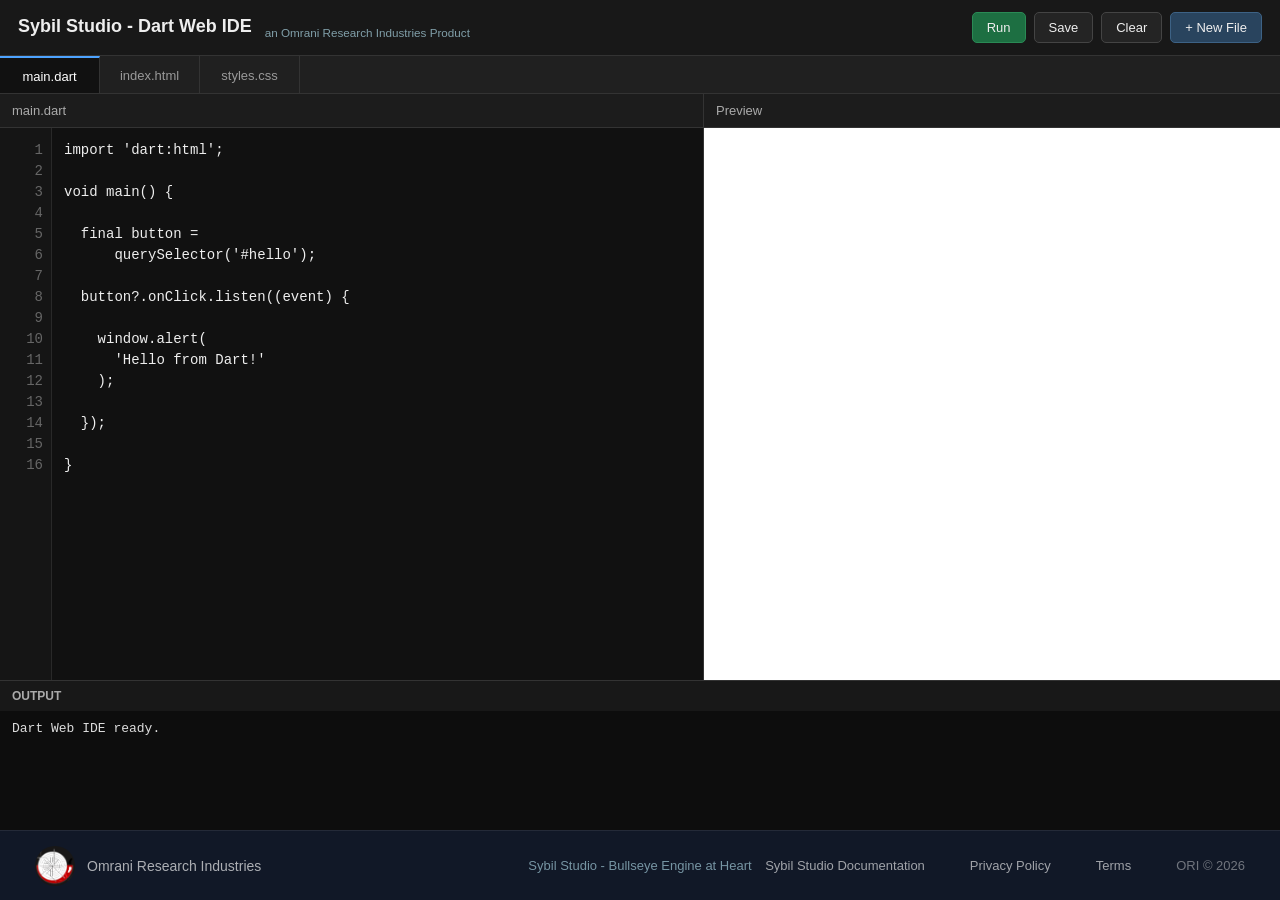
<file: editor/index.html>
<!DOCTYPE html>
<html lang="en">

<head>

    <meta charset="UTF-8">

    <meta
        name="viewport"
        content="width=device-width, initial-scale=1.0"
    >

    <!-- ========================= -->
    <!-- SEO -->
    <!-- ========================= -->

    <title>
        Sybil Studio - Dart Web IDE | Omrani Research Industries
    </title>

    <meta
        name="description"
        content="Sybil Studio is a Dart Web IDE by Omrani Research Industries for writing, running, saving and previewing Dart web applications directly in the browser."
    >

    <meta
        name="author"
        content="Mohammad Reza Omrani"
    >

    <meta
        name="robots"
        content="index, follow"
    >

    <meta
        name="keywords"
        content="
        Sybil Studio,
        Sybil Studio Dart Web IDE,
        Dart Web IDE,
        Dart IDE,
        Dart web development,
        Dart programming,
        Dart developer,
        Dart development,
        web IDE,
        online Dart IDE,
        browser Dart IDE,
        Dart web applications,
        Dart programming tools,
        Bullseye Dart Engine,
        Bullseye Engine,
        Omrani Research Industries,
        ORI,
        Khwarizmi Solution,
        Mohammad Reza Omrani,
        Leonardo Khwarizmi,
        software development,
        web development,
        developer tools
        "
    >

    <!-- Canonical URL -->

    <link
        rel="canonical"
        href="https://sybilstudio.dev/editor/"
    >

    <!-- Favicon -->

    <link
        rel="icon"
        type="image/png"
        href="Sybil Studio.png"
    >

    <!-- ========================= -->
    <!-- Open Graph -->
    <!-- ========================= -->

    <meta
        property="og:type"
        content="website"
    >

    <meta
        property="og:title"
        content="Sybil Studio - Dart Web IDE"
    >

    <meta
        property="og:description"
        content="Write, run, save and preview Dart web applications with Sybil Studio, a Dart Web IDE by Omrani Research Industries."
    >

    <meta
        property="og:url"
        content="https://sybilstudio.dev/editor/"
    >

    <meta
        property="og:site_name"
        content="Sybil Studio"
    >

    <meta
        property="og:image"
        content="https://sybilstudio.dev/Sybil%20Studio.png"
    >

    <!-- ========================= -->
    <!-- X / Twitter -->
    <!-- ========================= -->

    <meta
        name="twitter:card"
        content="summary_large_image"
    >

    <meta
        name="twitter:title"
        content="Sybil Studio - Dart Web IDE"
    >

    <meta
        name="twitter:description"
        content="A browser-based Dart Web IDE by Omrani Research Industries for developing and previewing Dart web applications."
    >

    <meta
        name="twitter:image"
        content="https://sybilstudio.dev/Sybil%20Studio.png"
    >

    <!-- ========================= -->
    <!-- Application -->
    <!-- ========================= -->

    <meta
        name="application-name"
        content="Sybil Studio"
    >

    <meta
        name="theme-color"
        content="#111827"
    >

    <!-- ========================= -->
    <!-- Styles -->
    <!-- ========================= -->

    <link
        rel="stylesheet"
        href="editorstyles.css"
    >

    <!-- ========================= -->
    <!-- Structured Data -->
    <!-- ========================= -->

    <script type="application/ld+json">
    {
        "@context": "https://schema.org",
        "@type": "SoftwareApplication",

        "name": "Sybil Studio",

        "alternateName":
            "Sybil Studio - Dart Web IDE",

        "applicationCategory":
            "DeveloperApplication",

        "operatingSystem":
            "Web",

        "description":
            "Sybil Studio is a browser-based Dart Web IDE for writing, running, saving and previewing Dart web applications.",

        "url":
            "https://sybilstudio.dev/editor/",

        "image":
            "https://sybilstudio.dev/Sybil%20Studio.png",

        "author": {
            "@type": "Person",
            "name": "Mohammad Reza Omrani"
        },

        "creator": {
            "@type": "Organization",
            "name": "Omrani Research Industries"
        },

        "publisher": {
            "@type": "Organization",
            "name": "Omrani Research Industries"
        },

        "keywords": [
            "Sybil Studio",
            "Dart Web IDE",
            "Dart",
            "Dart web development",
            "Dart programming",
            "Bullseye Dart Engine",
            "Omrani Research Industries",
            "Khwarizmi Solution"
        ]
    }
    </script>

</head>


<body>

<div id="app">


    <!-- ========================= -->
    <!-- HEADER -->
    <!-- ========================= -->

    <header id="header">

        <div id="title">

            Sybil Studio - Dart Web IDE

            <sub
                style="
                    font-size: 0.65em;
                    font-weight: normal;
                    color: LightBlue;
                    opacity: 0.7;
                    margin-left: 8px;
                    vertical-align: sub;
                "
            >
                an Omrani Research Industries Product
            </sub>

        </div>


        <div id="toolbar">

            <button id="run">
                Run
            </button>

            <button id="save">
                Save
            </button>

            <button id="clear">
                Clear
            </button>

            <button id="new-file">
                + New File
            </button>

        </div>

    </header>


    <!-- ========================= -->
    <!-- FILE TABS -->
    <!-- ========================= -->

    <div id="tabs"></div>


    <!-- ========================= -->
    <!-- MAIN EDITOR -->
    <!-- ========================= -->

    <main id="main">


        <!-- EDITOR -->

        <section id="editor-panel">

            <div class="panel-title">

                <span id="current-file">
                    main.dart
                </span>

            </div>


            <div id="editor-area">

                <div id="line-numbers"></div>


                <textarea
                    id="editor"
                    spellcheck="false"
                    autocomplete="off"
                    autocorrect="off"
                    autocapitalize="off"
                ></textarea>

            </div>

        </section>


        <!-- PREVIEW -->

        <section id="preview-panel">

            <div class="panel-title">
                Preview
            </div>


            <iframe
                id="preview"
                title="Dart Web Preview"
                sandbox="allow-scripts allow-modals"
            ></iframe>

        </section>


    </main>


    <!-- ========================= -->
    <!-- OUTPUT -->
    <!-- ========================= -->

    <section id="output-panel">

        <div id="output-title">
            OUTPUT
        </div>

        <pre id="output"></pre>

    </section>


    <!-- ========================= -->
    <!-- FOOTER -->
    <!-- ========================= -->

    <footer
        id="site-footer"
        style="
            width: 100%;
            height: 70px;
            display: flex;
            flex-direction: row;
            align-items: center;
            box-sizing: border-box;
            padding: 0 35px;
            background: #111827;
            border-top: 1px solid rgba(255, 255, 255, 0.08);
            flex-shrink: 0;
            font-family: Arial, sans-serif;
            flex-wrap: nowrap;
            overflow: hidden;
        "
    >


        <!-- FOOTER BRAND -->

        <div
            id="footer-brand"
            style="
                display: flex;
                flex-direction: row;
                align-items: center;
                flex-shrink: 0;
            "
        >

            <img
                id="footer-logo"
                src="../footerlogo.png"
                alt="Omrani Research Industries"
                style="
                    display: block;
                    width: 40px;
                    height: 40px;
                    min-width: 40px;
                    min-height: 40px;
                    max-width: 40px;
                    max-height: 40px;
                    object-fit: cover;
                    border-radius: 50%;
                    margin: 0 12px 0 0;
                "
            >


            <span
                id="footer-name"
                style="
                    display: block;
                    color: white;
                    font-size: 14px;
                    opacity: 0.65;
                    white-space: nowrap;
                "
            >
                Omrani Research Industries
            </span>

        </div>


        <!-- FOOTER TAGLINE -->

        <div
            id="footer-tagline"
            style="
                position: absolute;
                left: 50%;
                transform: translateX(-50%);
                color: LightBlue;
                font-size: 13px;
                font-weight: normal;
                opacity: 0.65;
                white-space: nowrap;
                text-align: center;
                pointer-events: none;
            "
        >
            Sybil Studio - Bullseye Engine at Heart
        </div>


        <!-- FOOTER LINKS -->

        <div
            id="footer-links"
            style="
                display: flex;
                flex-direction: row;
                align-items: center;
                gap: 45px;
                margin-left: auto;
                margin-right: 45px;
                flex-shrink: 0;
            "
        >

            <a
        href="SybilStudioDocs.html"
        target="_blank"
        rel="noopener noreferrer"
        style="
            display: inline-block;
            color: white;
            font-size: 13px;
            text-decoration: none;
            opacity: 0.60;
            white-space: nowrap;
        "
    >
        Sybil Studio Documentation
    </a>

            <a
                href="privacy.html"
                target="_blank"
                rel="noopener noreferrer"
                style="
                    display: inline-block;
                    color: white;
                    font-size: 13px;
                    text-decoration: none;
                    opacity: 0.60;
                    white-space: nowrap;
                "
            >
                Privacy Policy
            </a>


            <a
                href="terms.html"
                target="_blank"
                rel="noopener noreferrer"
                style="
                    display: inline-block;
                    color: white;
                    font-size: 13px;
                    text-decoration: none;
                    opacity: 0.60;
                    white-space: nowrap;
                "
            >
                Terms
            </a>


        </div>


        <!-- COPYRIGHT -->

        <div
            id="footer-copyright"
            style="
                display: block;
                color: white;
                font-size: 13px;
                opacity: 0.40;
                white-space: nowrap;
                flex-shrink: 0;
            "
        >
            ORI © 2026
        </div>


    </footer>


</div>


<!-- ========================= -->
<!-- JAVASCRIPT -->
<!-- ========================= -->

<script
    src="editor.js"
    defer
></script>


</body>

</html>
</file>
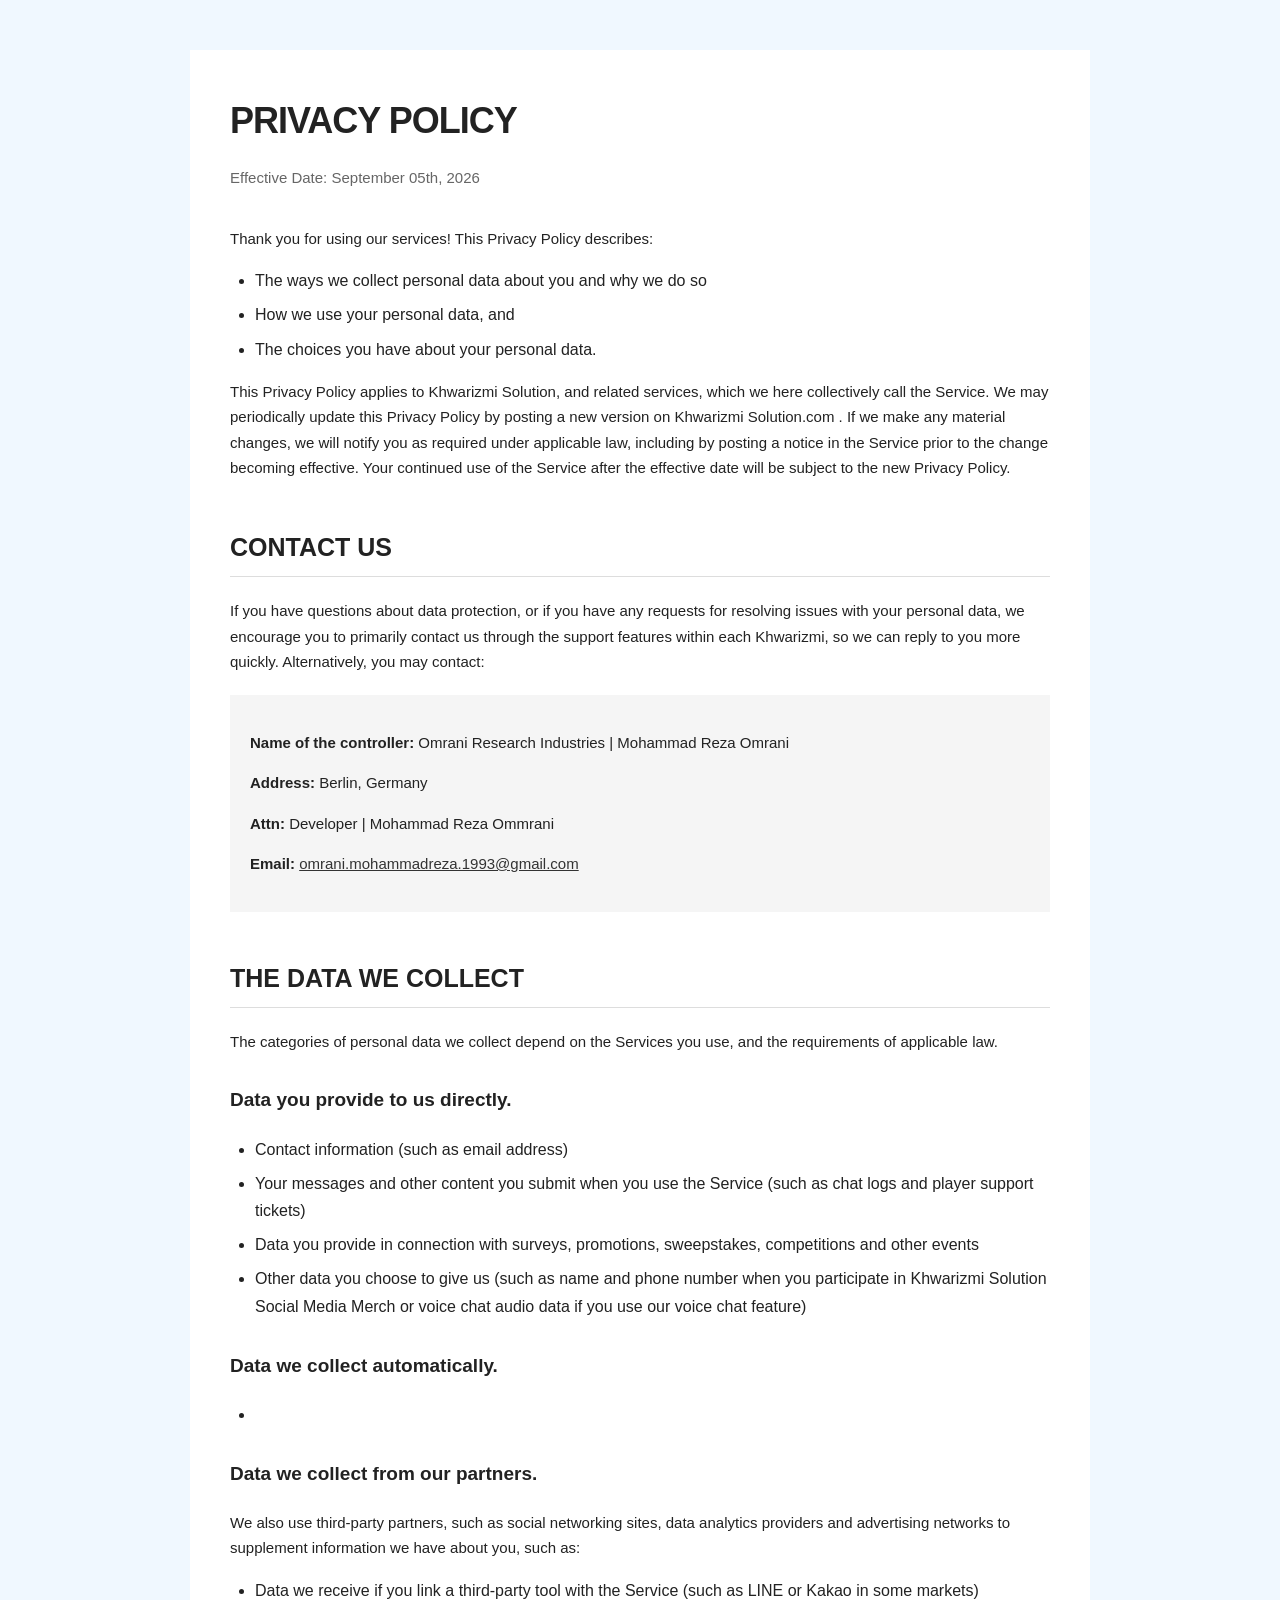
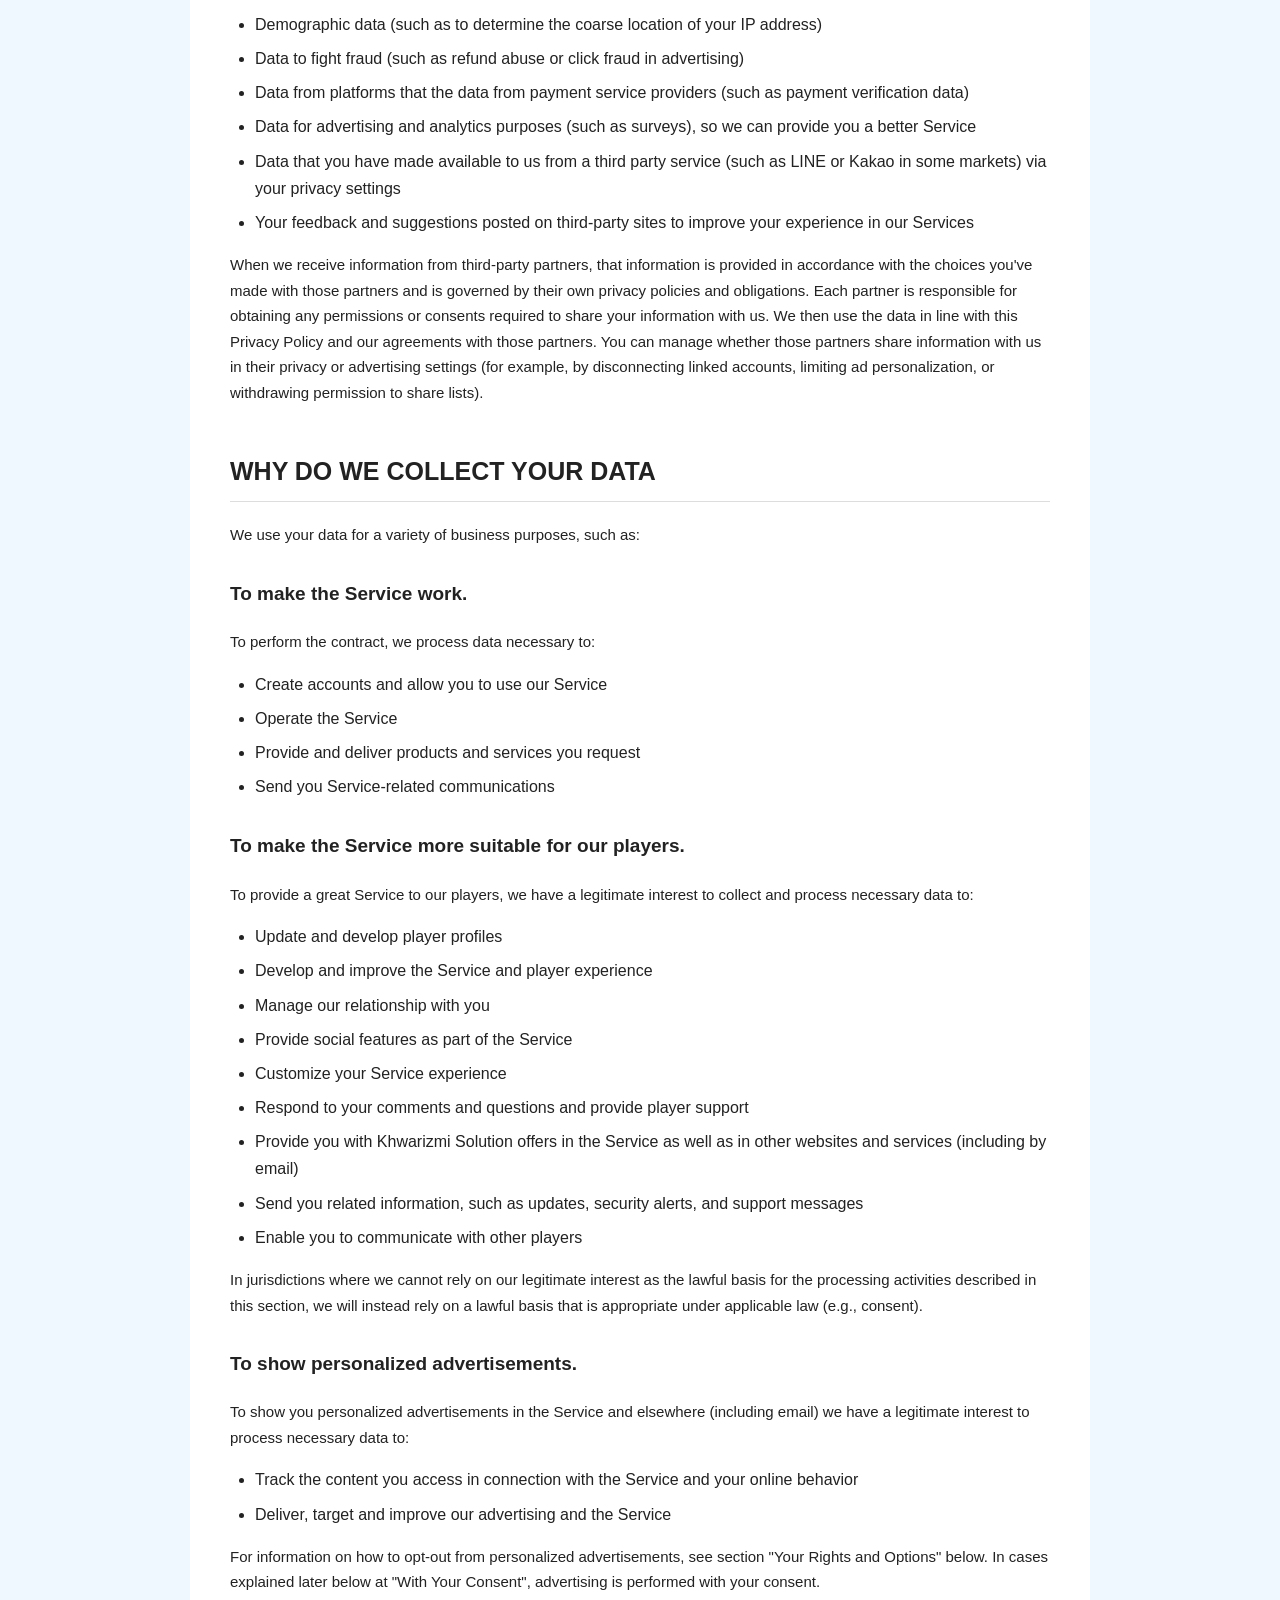
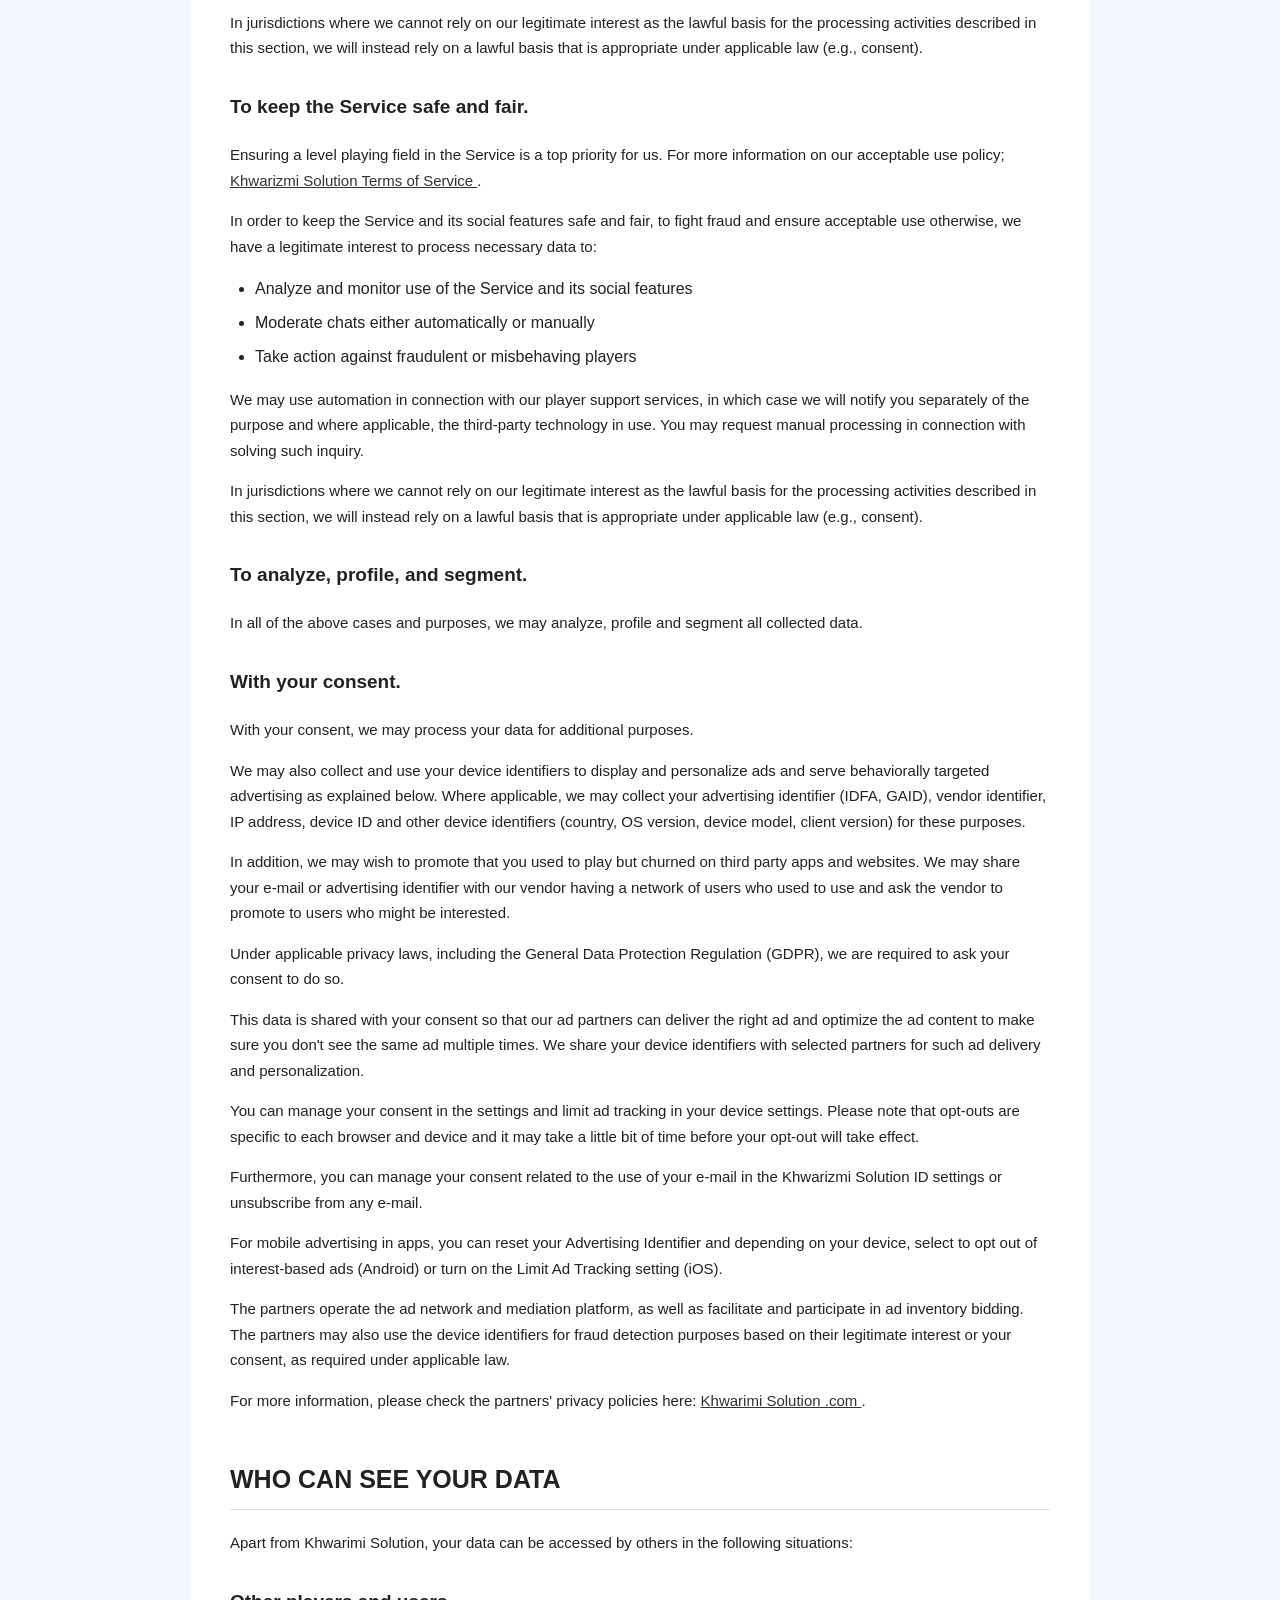
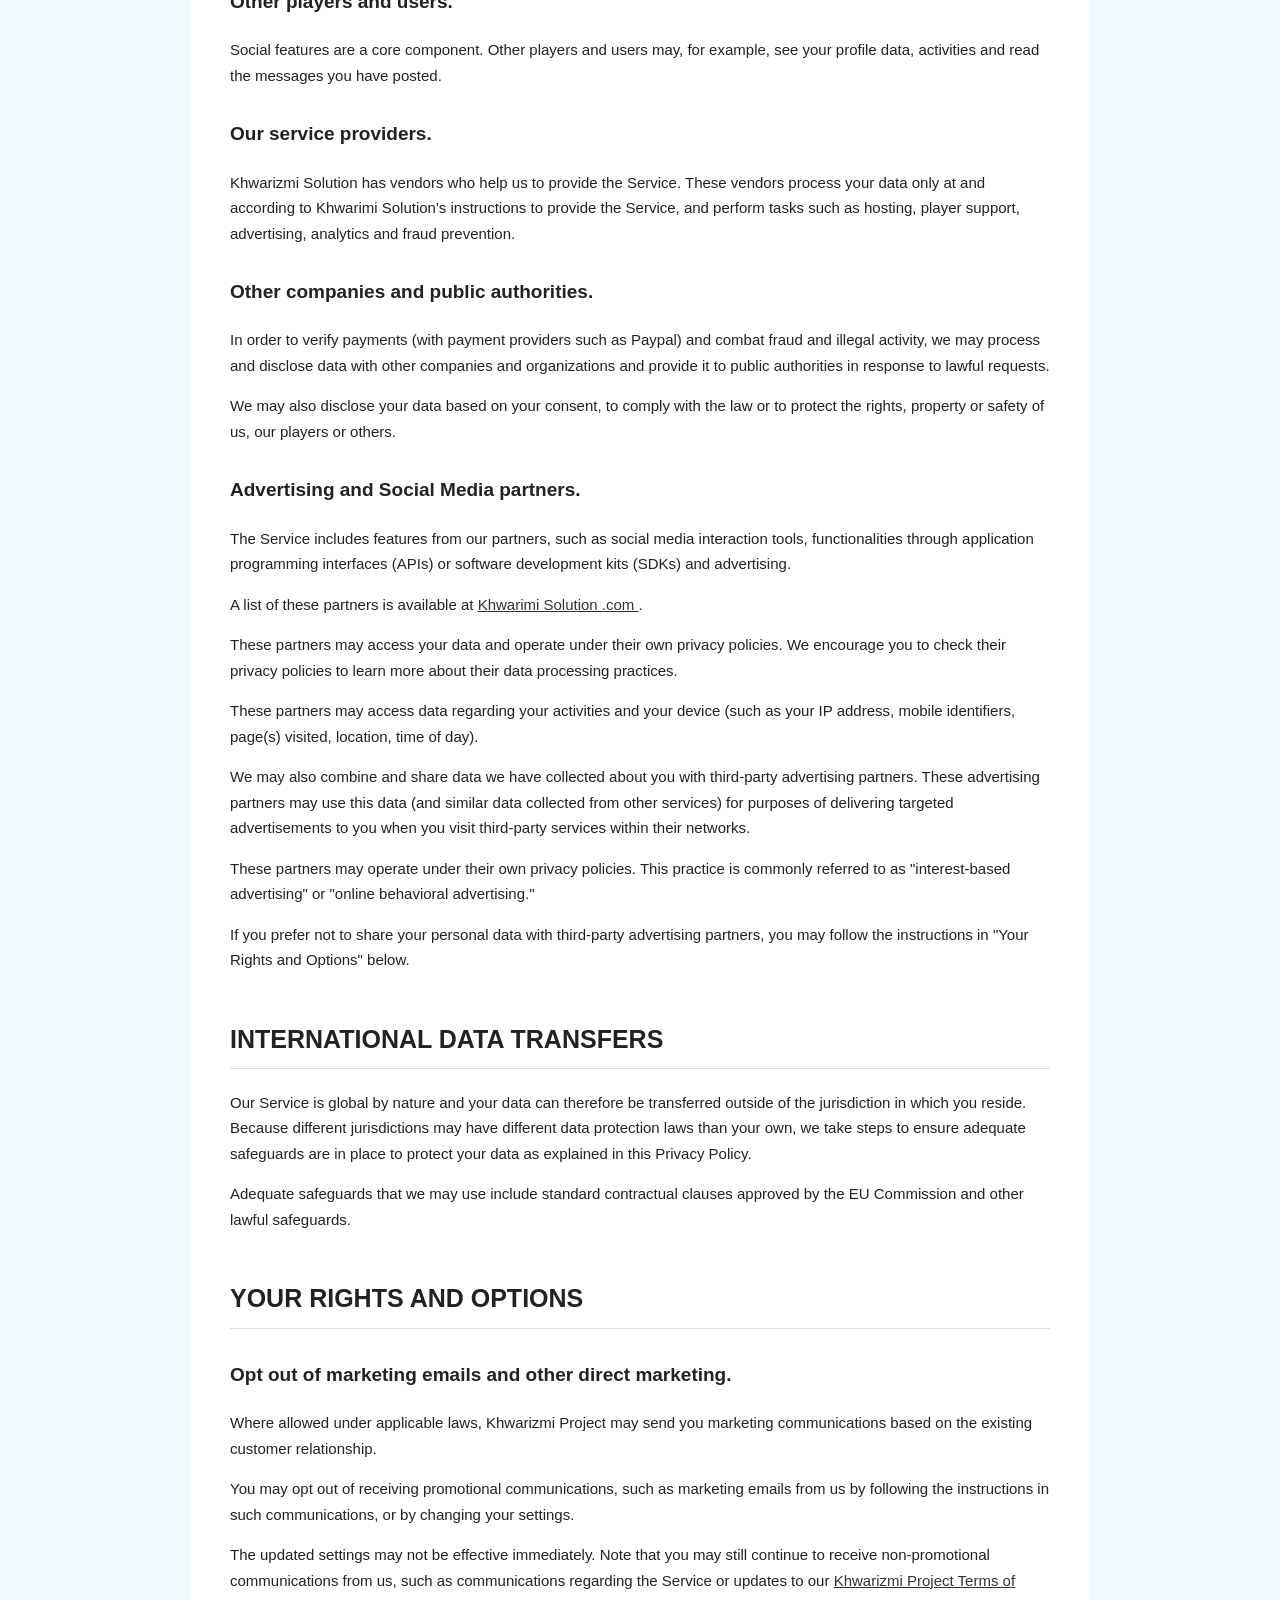
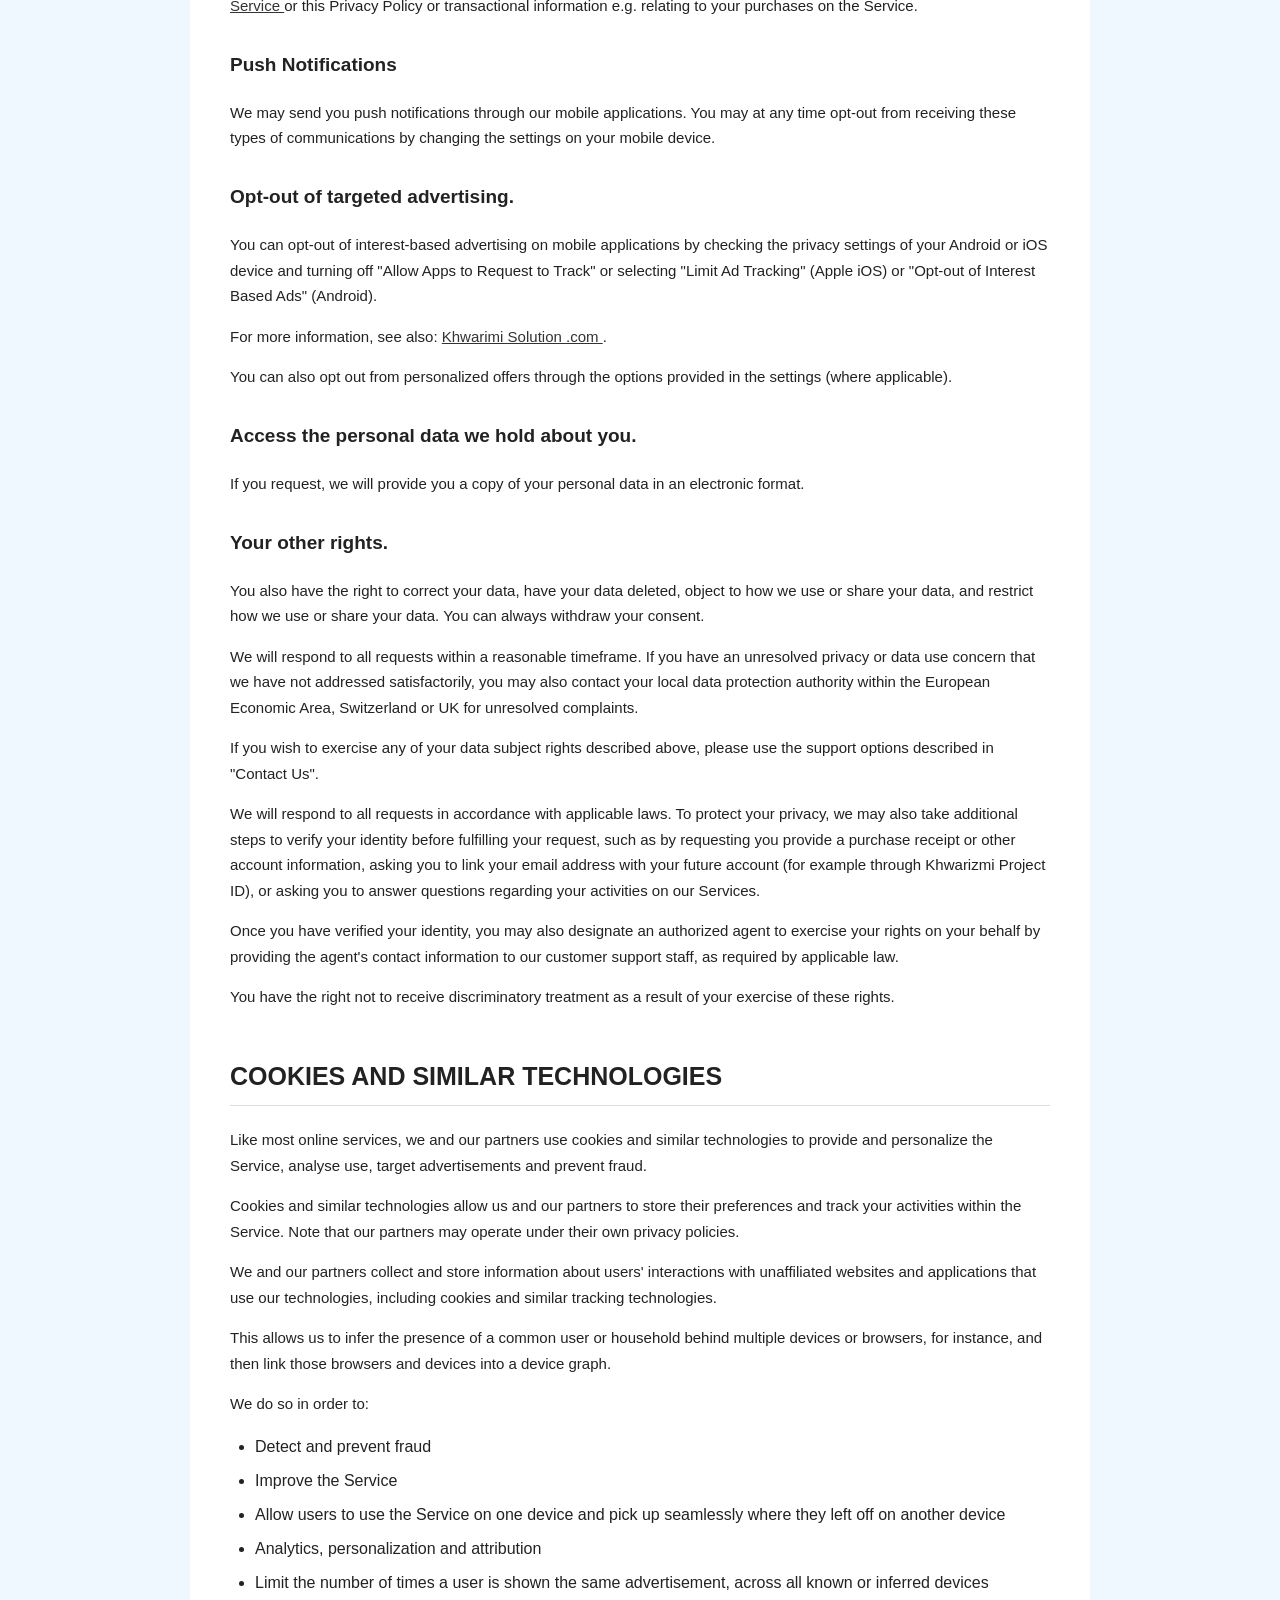
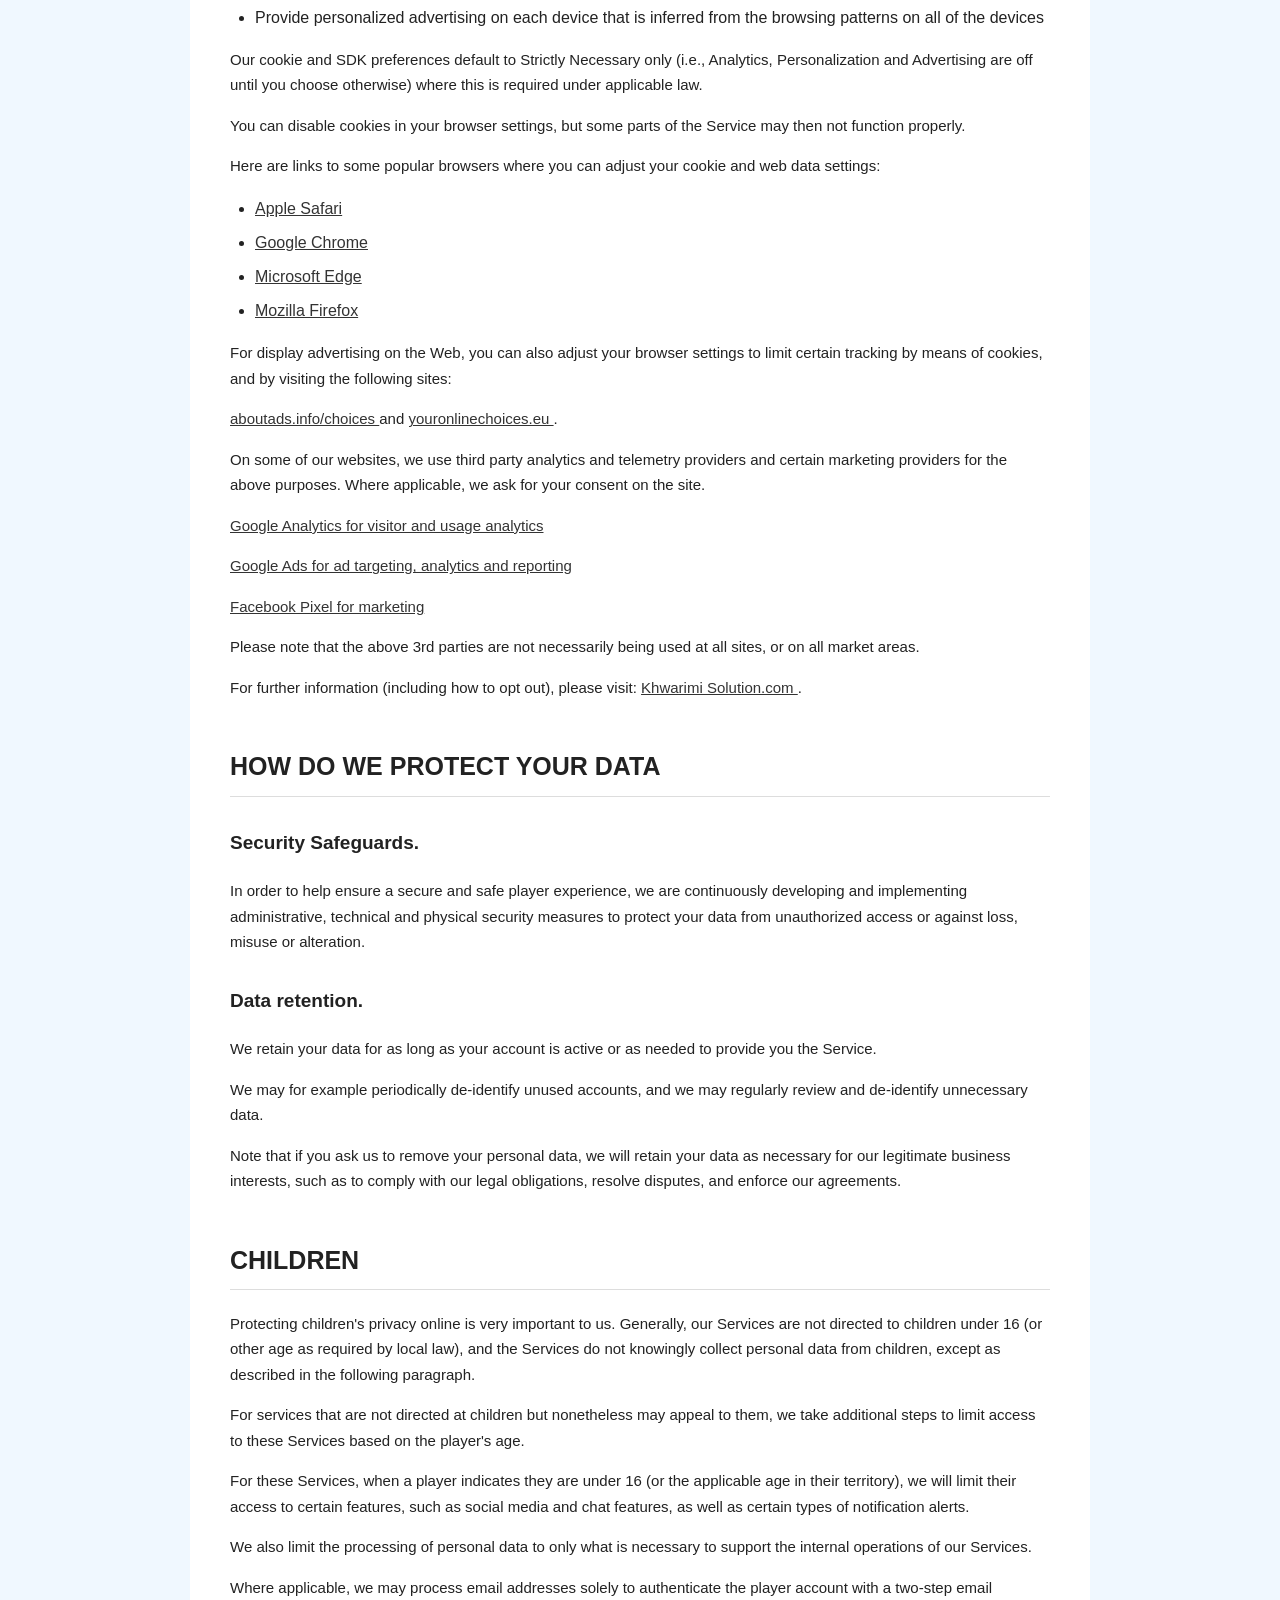
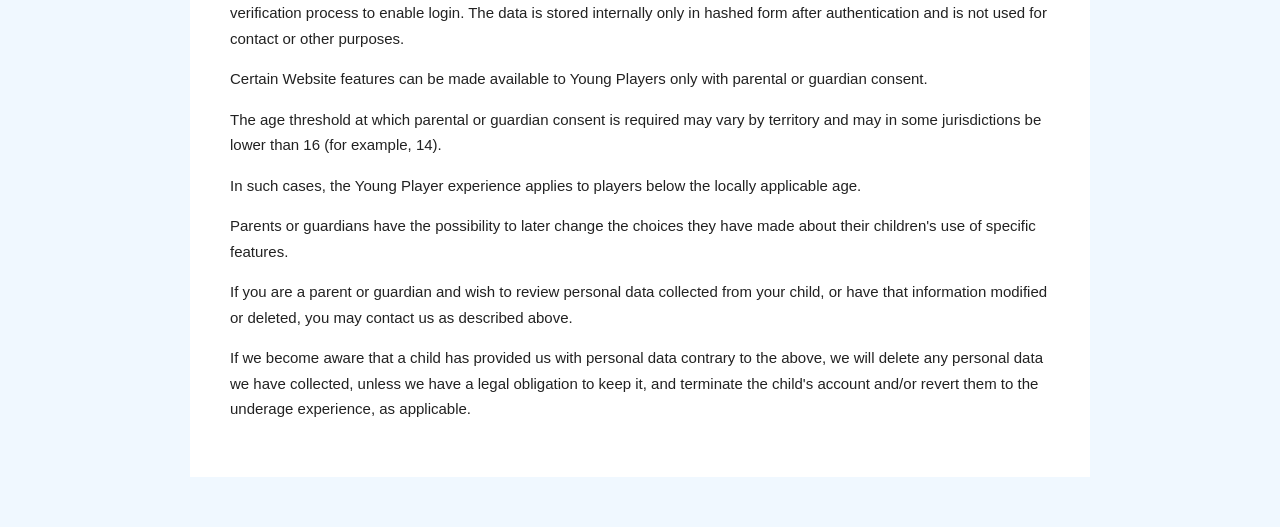
<file: privacy.html>
<!DOCTYPE html>
<html lang="en">
<head>
  <meta charset="UTF-8">
  <meta name="viewport" content="width=device-width, initial-scale=1.0">

  <title>Privacy Policy</title>

  <style>
    body {
      margin: 0;
      padding: 0;
      background: AliceBlue;
      color: #222;
      font-family: Arial, Helvetica, sans-serif;
      line-height: 1.7;
    }

    .container {
      max-width: 900px;
      margin: 50px auto;
      padding: 40px;
      background: white;
      box-sizing: border-box;
    }

    h1 {
      margin-top: 0;
      font-size: 36px;
      letter-spacing: -1px;
    }

    h2 {
      margin-top: 45px;
      font-size: 25px;
      border-bottom: 1px solid #ddd;
      padding-bottom: 8px;
    }

    h3 {
      margin-top: 30px;
      font-size: 19px;
    }

    p {
      font-size: 15px;
      margin: 15px 0;
    }

    ul {
      padding-left: 25px;
    }

    li {
      margin: 7px 0;
    }

    a {
      color: #333;
      text-decoration: underline;
    }

    .effective-date {
      color: #666;
      margin-top: -10px;
      margin-bottom: 35px;
    }

    .contact {
      background: #f5f5f5;
      padding: 20px;
      margin-top: 20px;
    }

    @media (max-width: 700px) {
      .container {
        margin: 0;
        padding: 25px;
      }

      h1 {
        font-size: 30px;
      }

      h2 {
        font-size: 22px;
      }
    }
  </style>
</head>

<body>

<div class="container">

  <h1>PRIVACY POLICY</h1>

  <p class="effective-date">
    Effective Date: September 05th, 2026
  </p>

  <p>
    Thank you for using our services! This Privacy Policy describes:
  </p>

  <ul>
    <li>The ways we collect personal data about you and why we do so</li>
    <li>How we use your personal data, and</li>
    <li>The choices you have about your personal data.</li>
  </ul>

  <p>
    This Privacy Policy applies to Khwarizmi Solution, and related
    services, which we here collectively call the Service. We may periodically
    update this Privacy Policy by posting a new version on
    Khwarizmi Solution.com .
    If we make any material changes, we will notify you as required under
    applicable law, including by posting a notice in the Service prior to the
    change becoming effective. Your continued use of the Service after the
    effective date will be subject to the new Privacy Policy.
  </p>


  <h2>CONTACT US</h2>

  <p>
    If you have questions about data protection, or if you have any requests
    for resolving issues with your personal data, we encourage you to primarily
    contact us through the support features within each Khwarizmi, so we
    can reply to you more quickly. Alternatively, you may contact:
  </p>

  <div class="contact">
    <p><strong>Name of the controller:</strong> Omrani Research Industries | Mohammad Reza Omrani </p>
    <p><strong>Address:</strong> Berlin, Germany</p>
    <p><strong>Attn:</strong> Developer | Mohammad Reza Ommrani </p>
    <p>
      <strong>Email:</strong>
      <a href="mailto:omrani.mohammadreza.1993@gmail.com">
        omrani.mohammadreza.1993@gmail.com
      </a>
    </p>
  </div>


  <h2>THE DATA WE COLLECT</h2>

  <p>
    The categories of personal data we collect depend on the Services you use,
    and the requirements of applicable law.
  </p>

  <h3>Data you provide to us directly.</h3>

  <ul>
    <li>Contact information (such as email address)</li>
    <li>
      Your messages and other content you submit when you use the Service
      (such as chat logs and player support tickets)
    </li>
    <li>
      Data you provide in connection with surveys, promotions, sweepstakes,
      competitions and other events
    </li>
    <li>
      Other data you choose to give us (such as name and phone number when
      you participate in Khwarizmi Solution Social Media Merch or voice chat 
      audio data if you use our voice chat feature)
    </li>
  </ul>

  <h3>Data we collect automatically.</h3>

  <ul>
    <li>

    </li>
  </ul>

  <h3>Data we collect from our partners.</h3>

  <p>
    We also use third-party partners, such as social networking sites, data
    analytics providers and advertising networks to supplement information
    we have about you, such as:
  </p>

  <ul>
    <li>
      Data we receive if you link a third-party tool with the Service
      (such as LINE or Kakao in some markets)
    </li>
    <li>
      Demographic data (such as to determine the coarse location of your IP address)
    </li>
    <li>
      Data to fight fraud (such as refund abuse or click fraud in advertising)
    </li>
    <li>
      Data from platforms that the data from payment service
      providers (such as payment verification data)
    </li>
    <li>
      Data for advertising and analytics purposes (such as surveys), so we can
      provide you a better Service
    </li>
    <li>
      Data that you have made available to us from a third party service
      (such as LINE or Kakao in some markets) via your privacy settings
    </li>
    <li>
      Your feedback and suggestions posted on third-party sites to improve
      your experience in our Services
    </li>
  </ul>

  <p>
    When we receive information from third-party partners, that information is
    provided in accordance with the choices you've made with those partners
    and is governed by their own privacy policies and obligations. Each partner
    is responsible for obtaining any permissions or consents required to share
    your information with us. We then use the data in line with this Privacy
    Policy and our agreements with those partners. You can manage whether those
    partners share information with us in their privacy or advertising settings
    (for example, by disconnecting linked accounts, limiting ad personalization,
    or withdrawing permission to share lists).
  </p>


  <h2>WHY DO WE COLLECT YOUR DATA</h2>

  <p>
    We use your data for a variety of business purposes, such as:
  </p>

  <h3>To make the Service work.</h3>

  <p>
    To perform the contract, we process data necessary to:
  </p>

  <ul>
    <li>Create accounts and allow you to use our Service</li>
    <li>Operate the Service</li>
    <li>Provide and deliver products and services you request</li>
    <li>Send you Service-related communications</li>
  </ul>


  <h3>To make the Service more suitable for our players.</h3>

  <p>
    To provide a great Service to our players, we have a legitimate interest
    to collect and process necessary data to:
  </p>

  <ul>
    <li>Update and develop player profiles</li>
    <li>Develop and improve the Service and player experience</li>
    <li>Manage our relationship with you</li>
    <li>Provide social features as part of the Service</li>
    <li>Customize your Service experience</li>
    <li>Respond to your comments and questions and provide player support</li>
    <li>
      Provide you with Khwarizmi Solution offers in the Service as well as in other
      websites and services (including by email)
    </li>
    <li>
      Send you related information, such as updates, security alerts,
      and support messages
    </li>
    <li>Enable you to communicate with other players</li>
  </ul>

  <p>
    In jurisdictions where we cannot rely on our legitimate interest as the
    lawful basis for the processing activities described in this section,
    we will instead rely on a lawful basis that is appropriate under applicable
    law (e.g., consent).
  </p>


  <h3>To show personalized advertisements.</h3>

  <p>
    To show you personalized advertisements in the Service and elsewhere
    (including email) we have a legitimate interest to process necessary data to:
  </p>

  <ul>
    <li>
      Track the content you access in connection with the Service and your
      online behavior
    </li>
    <li>
      Deliver, target and improve our advertising and the Service
    </li>
  </ul>

  <p>
    For information on how to opt-out from personalized advertisements,
    see section "Your Rights and Options" below. In cases explained later
    below at "With Your Consent", advertising is performed with your consent.
  </p>

  <p>
    In jurisdictions where we cannot rely on our legitimate interest as the
    lawful basis for the processing activities described in this section,
    we will instead rely on a lawful basis that is appropriate under applicable
    law (e.g., consent).
  </p>


  <h3>To keep the Service safe and fair.</h3>

  <p>
    Ensuring a level playing field in the Service is a top priority for us.
    For more information on our acceptable use policy;
    <a href="http://localhost:8080/terms.html" target="_blank">
      Khwarizmi Solution Terms of Service
    </a>.
  </p>

  <p>
    In order to keep the Service and its social features safe and fair,
    to fight fraud and ensure acceptable use otherwise, we have a legitimate
    interest to process necessary data to:
  </p>

  <ul>
    <li>Analyze and monitor use of the Service and its social features</li>
    <li>Moderate chats either automatically or manually</li>
    <li>Take action against fraudulent or misbehaving players</li>
  </ul>

  <p>
    We may use automation in connection with our player support services,
    in which case we will notify you separately of the purpose and where
    applicable, the third-party technology in use. You may request manual
    processing in connection with solving such inquiry.
  </p>

  <p>
    In jurisdictions where we cannot rely on our legitimate interest as the
    lawful basis for the processing activities described in this section,
    we will instead rely on a lawful basis that is appropriate under applicable
    law (e.g., consent).
  </p>


  <h3>To analyze, profile, and segment.</h3>

  <p>
    In all of the above cases and purposes, we may analyze, profile and
    segment all collected data.
  </p>


  <h3>With your consent.</h3>

  <p>
    With your consent, we may process your data for additional purposes.
  </p>

  <p>
    We may also collect and use your device identifiers to display and
    personalize ads and serve behaviorally targeted advertising
    as explained below. Where applicable, we may collect your advertising
    identifier (IDFA, GAID), vendor identifier, IP address, device ID and
    other device identifiers (country, OS version, device model, client
    version) for these purposes.
  </p>

  <p>
    In addition, we may wish to promote that you used to play but
    churned on third party apps and websites. We may share your e-mail or
    advertising identifier with our vendor having a network of users who
    used to use and ask the vendor to promote to users
    who might be interested.
  </p>

  <p>
    Under applicable privacy laws, including the General Data Protection
    Regulation (GDPR), we are required to ask your consent to do so.
  </p>

  <p>
    This data is shared with your consent so that our ad partners can deliver
    the right ad and optimize the ad content to make sure you don't see the
    same ad multiple times. We share your device identifiers with selected
    partners for such ad delivery and personalization.
  </p>

  <p>
    You can manage your consent in the settings and limit ad tracking
    in your device settings. Please note that opt-outs are specific to each
    browser and device and it may take a little bit of time before your
    opt-out will take effect.
  </p>

  <p>
    Furthermore, you can manage your consent related to the use of your
    e-mail in the Khwarizmi Solution ID settings or unsubscribe from any e-mail.
  </p>

  <p>
    For mobile advertising in apps, you can reset your Advertising Identifier
    and depending on your device, select to opt out of interest-based ads
    (Android) or turn on the Limit Ad Tracking setting (iOS).
  </p>

  <p>
    The partners operate the ad network and mediation platform, as well as
    facilitate and participate in ad inventory bidding. The partners may also
    use the device identifiers for fraud detection purposes based on their
    legitimate interest or your consent, as required under applicable law.
  </p>

  <p>
    For more information, please check the partners' privacy policies here:
    <a href="http://localhost:8080/terms.html" target="_blank">
      Khwarimi Solution .com
    </a>.
  </p>


  <h2>WHO CAN SEE YOUR DATA</h2>

  <p>
    Apart from Khwarimi Solution, your data can be accessed by others in the following
    situations:
  </p>

  <h3>Other players and users.</h3>

  <p>
    Social features are a core component. Other players and users
    may, for example, see your profile data, activities and read the
    messages you have posted.
  </p>

  <h3>Our service providers.</h3>

  <p>
    Khwarizmi Solution has vendors who help us to provide the Service. These vendors
    process your data only at and according to Khwarimi Solution's instructions to
    provide the Service, and perform tasks such as hosting, player support,
    advertising, analytics and fraud prevention.
  </p>

  <h3>Other companies and public authorities.</h3>

  <p>
    In order to verify payments (with payment providers such as Paypal) and
    combat fraud and illegal activity, we may process and disclose data with
    other companies and organizations and provide it to public authorities
    in response to lawful requests.
  </p>

  <p>
    We may also disclose your data based on your consent, to comply with the
    law or to protect the rights, property or safety of us, our players or others.
  </p>

  <h3>Advertising and Social Media partners.</h3>

  <p>
    The Service includes features from our partners, such as social media
    interaction tools, functionalities through application programming
    interfaces (APIs) or software development kits (SDKs) and
    advertising.
  </p>

  <p>
    A list of these partners is available at
    <a href="http://localhost:8080/terms.html" target="_blank">
      Khwarimi Solution .com
    </a>.
  </p>

  <p>
    These partners may access your data and operate under their own privacy
    policies. We encourage you to check their privacy policies to learn more
    about their data processing practices.
  </p>

  <p>
    These partners may access data regarding your activities and your device
    (such as your IP address, mobile identifiers, page(s) visited, location,
    time of day).
  </p>

  <p>
    We may also combine and share data we have collected about you with
    third-party advertising partners. These advertising partners may use
    this data (and similar data collected from other services) for purposes
    of delivering targeted advertisements to you when you visit third-party
    services within their networks.
  </p>

  <p>
    These partners may operate under their own privacy policies. This practice
    is commonly referred to as "interest-based advertising" or "online
    behavioral advertising."
  </p>

  <p>
    If you prefer not to share your personal data with third-party advertising
    partners, you may follow the instructions in "Your Rights and Options"
    below.
  </p>


  <h2>INTERNATIONAL DATA TRANSFERS</h2>

  <p>
    Our Service is global by nature and your data can therefore be transferred
    outside of the jurisdiction in which you reside. Because different
    jurisdictions may have different data protection laws than your own,
    we take steps to ensure adequate safeguards are in place to protect your
    data as explained in this Privacy Policy.
  </p>

  <p>
    Adequate safeguards that we may use include standard contractual clauses
    approved by the EU Commission and other lawful safeguards.
  </p>


  <h2>YOUR RIGHTS AND OPTIONS</h2>

  <h3>Opt out of marketing emails and other direct marketing.</h3>

  <p>
    Where allowed under applicable laws, Khwarizmi Project may send you marketing
    communications based on the existing customer relationship.
  </p>

  <p>
    You may opt out of receiving promotional communications, such as marketing
    emails from us by following the instructions in such communications, or
    by changing your settings.
  </p>

  <p>
    The updated settings may not be effective immediately. Note that you may
    still continue to receive non-promotional communications from us, such
    as communications regarding the Service or updates to our
    <a href="http://localhost:8080/terms.html" target="_blank">
      Khwarizmi Project Terms of Service
    </a>
    or this Privacy Policy or transactional information e.g. relating to
    your purchases on the Service.
  </p>


  <h3>Push Notifications</h3>

  <p>
    We may send you push notifications through our mobile applications.
    You may at any time opt-out from receiving these types of communications
    by changing the settings on your mobile device.
  </p>


  <h3>Opt-out of targeted advertising.</h3>

  <p>
    You can opt-out of interest-based advertising on mobile applications by
    checking the privacy settings of your Android or iOS device and turning
    off "Allow Apps to Request to Track" or selecting "Limit Ad Tracking"
    (Apple iOS) or "Opt-out of Interest Based Ads" (Android).
  </p>

  <p>
    For more information, see also:
    <a href="http://localhost:8080/terms.html" target="_blank">
      Khwarimi Solution .com
    </a>.
  </p>

  <p>
    You can also opt out from personalized offers through the options
    provided in the settings (where applicable).
  </p>


  <h3>Access the personal data we hold about you.</h3>

  <p>
    If you request, we will provide you a copy of your personal data in an
    electronic format.
  </p>


  <h3>Your other rights.</h3>

  <p>
    You also have the right to correct your data, have your data deleted,
    object to how we use or share your data, and restrict how we use or
    share your data. You can always withdraw your consent.
  </p>

  <p>
    We will respond to all requests within a reasonable timeframe.
    If you have an unresolved privacy or data use concern that we have not
    addressed satisfactorily, you may also contact your local data protection
    authority within the European Economic Area, Switzerland or UK for
    unresolved complaints.
  </p>

  <p>
    If you wish to exercise any of your data subject rights described above,
    please use the support options described in "Contact Us".
  </p>

  <p>
    We will respond to all requests in accordance with applicable laws.
    To protect your privacy, we may also take additional steps to verify
    your identity before fulfilling your request, such as by requesting
    you provide a purchase receipt or other account information, asking
    you to link your email address with your future account (for example
    through Khwarizmi Project ID), or asking you to answer questions regarding
    your activities on our Services.
  </p>

  <p>
    Once you have verified your identity, you may also designate an authorized
    agent to exercise your rights on your behalf by providing the agent's
    contact information to our customer support staff, as required by
    applicable law.
  </p>

  <p>
    You have the right not to receive discriminatory treatment as a result
    of your exercise of these rights.
  </p>


  <h2>COOKIES AND SIMILAR TECHNOLOGIES</h2>

  <p>
    Like most online services, we and our partners use cookies and similar
    technologies to provide and personalize the Service, analyse use, target
    advertisements and prevent fraud.
  </p>

  <p>
    Cookies and similar technologies allow us and our partners to store their
    preferences and track your activities within the Service. Note that our
    partners may operate under their own privacy policies.
  </p>

  <p>
    We and our partners collect and store information about users' interactions
    with unaffiliated websites and applications that use our technologies,
    including cookies and similar tracking technologies.
  </p>

  <p>
    This allows us to infer the presence of a common user or household behind
    multiple devices or browsers, for instance, and then link those browsers
    and devices into a device graph.
  </p>

  <p>We do so in order to:</p>

  <ul>
    <li>Detect and prevent fraud</li>
    <li>Improve the Service</li>
    <li>
      Allow users to use the Service on one device and pick up seamlessly
      where they left off on another device
    </li>
    <li>Analytics, personalization and attribution</li>
    <li>
      Limit the number of times a user is shown the same advertisement,
      across all known or inferred devices
    </li>
    <li>
      Provide personalized advertising on each device that is inferred from
      the browsing patterns on all of the devices
    </li>
  </ul>

  <p>
    Our cookie and SDK preferences default to Strictly Necessary only
    (i.e., Analytics, Personalization and Advertising are off until you
    choose otherwise) where this is required under applicable law.
  </p>

  <p>
    You can disable cookies in your browser settings, but some parts of the
    Service may then not function properly.
  </p>

  <p>
    Here are links to some popular browsers where you can adjust your cookie
    and web data settings:
  </p>

  <ul>
    <li>
      <a href="https://support.apple.com/kb/PH19214?viewlocale=en_US&locale=en_US"
         target="_blank">
        Apple Safari
      </a>
    </li>

    <li>
      <a href="https://support.google.com/chrome/answer/95647?hl=en&p=cpn_cookies"
         target="_blank">
        Google Chrome
      </a>
    </li>

    <li>
      <a href="https://support.microsoft.com/en-us/microsoft-edge/delete-cookies-in-microsoft-edge-63947406-40ac-c3b8-57b9-2a946a29ae09"
         target="_blank">
        Microsoft Edge
      </a>
    </li>

    <li>
      <a href="https://support.mozilla.org/en-US/kb/cookies-information-websites-store-on-your-computer"
         target="_blank">
        Mozilla Firefox
      </a>
    </li>
  </ul>

  <p>
    For display advertising on the Web, you can also adjust your browser
    settings to limit certain tracking by means of cookies, and by visiting
    the following sites:
  </p>

  <p>
    <a href="http://www.aboutads.info/choices" target="_blank">
      aboutads.info/choices
    </a>
    and
    <a href="http://www.youronlinechoices.eu/" target="_blank">
      youronlinechoices.eu
    </a>.
  </p>

  <p>
    On some of our websites, we use third party analytics and telemetry
    providers and certain marketing providers for the above purposes.
    Where applicable, we ask for your consent on the site.
  </p>

  <p>
    <a href="https://policies.google.com/terms?hl=en" target="_blank">
      Google Analytics for visitor and usage analytics
    </a>
  </p>

  <p>
    <a href="https://policies.google.com/terms?hl=en" target="_blank">
      Google Ads for ad targeting, analytics and reporting
    </a>
  </p>

  <p>
    <a href="https://www.facebook.com/privacy/center/" target="_blank">
      Facebook Pixel for marketing
    </a>
  </p>

  <p>
    Please note that the above 3rd parties are not necessarily being used
    at all sites, or on all market areas.
  </p>

  <p>
    For further information (including how to opt out), please visit:
    <a href="http://localhost:8080/terms.html" target="_blank">
      Khwarimi Solution.com
    </a>.
  </p>


  <h2>HOW DO WE PROTECT YOUR DATA</h2>

  <h3>Security Safeguards.</h3>

  <p>
    In order to help ensure a secure and safe player experience, we are
    continuously developing and implementing administrative, technical and
    physical security measures to protect your data from unauthorized access
    or against loss, misuse or alteration.
  </p>

  <h3>Data retention.</h3>

  <p>
    We retain your data for as long as your account is active or as needed
    to provide you the Service.
  </p>

  <p>
    We may for example periodically de-identify unused accounts,
    and we may regularly review and de-identify unnecessary data.
  </p>

  <p>
    Note that if you ask us to remove your personal data, we will retain
    your data as necessary for our legitimate business interests, such as
    to comply with our legal obligations, resolve disputes, and enforce
    our agreements.
  </p>


  <h2>CHILDREN</h2>

  <p>
    Protecting children's privacy online is very important to us.
    Generally, our Services are not directed to children under 16
    (or other age as required by local law), and the Services do not
    knowingly collect personal data from children, except as described
    in the following paragraph.
  </p>

  <p>
    For services that are not directed at children but nonetheless may appeal
    to them, we take additional steps to limit access to these Services
    based on the player's age.
  </p>

  <p>
    For these Services, when a player indicates they are under 16
    (or the applicable age in their territory), we will limit their access
    to certain features, such as social media and chat features, as well
    as certain types of notification alerts.
  </p>

  <p>
    We also limit the processing of personal data to only what is necessary
    to support the internal operations of our Services.
  </p>

  <p>
    Where applicable, we may process email addresses solely to authenticate
    the player account with a two-step email verification process to enable
    login. The data is stored internally only in hashed form after
    authentication and is not used for contact or other purposes.
  </p>

  <p>
    Certain Website features can be made available to Young Players only
    with parental or guardian consent.
  </p>

  <p>
    The age threshold at which parental or guardian consent is required may
    vary by territory and may in some jurisdictions be lower than 16
    (for example, 14).
  </p>

  <p>
    In such cases, the Young Player experience applies to players below
    the locally applicable age.
  </p>

  <p>
    Parents or guardians have the possibility to later change the choices
    they have made about their children's use of specific features.
  </p>

  <p>
    If you are a parent or guardian and wish to review personal data collected
    from your child, or have that information modified or deleted, you may
    contact us as described above.
  </p>

  <p>
    If we become aware that a child has provided us with personal data contrary
    to the above, we will delete any personal data we have collected, unless
    we have a legal obligation to keep it, and terminate the child's account
    and/or revert them to the underage experience, as applicable.
  </p>

</div>

</body>
</html>
</file>
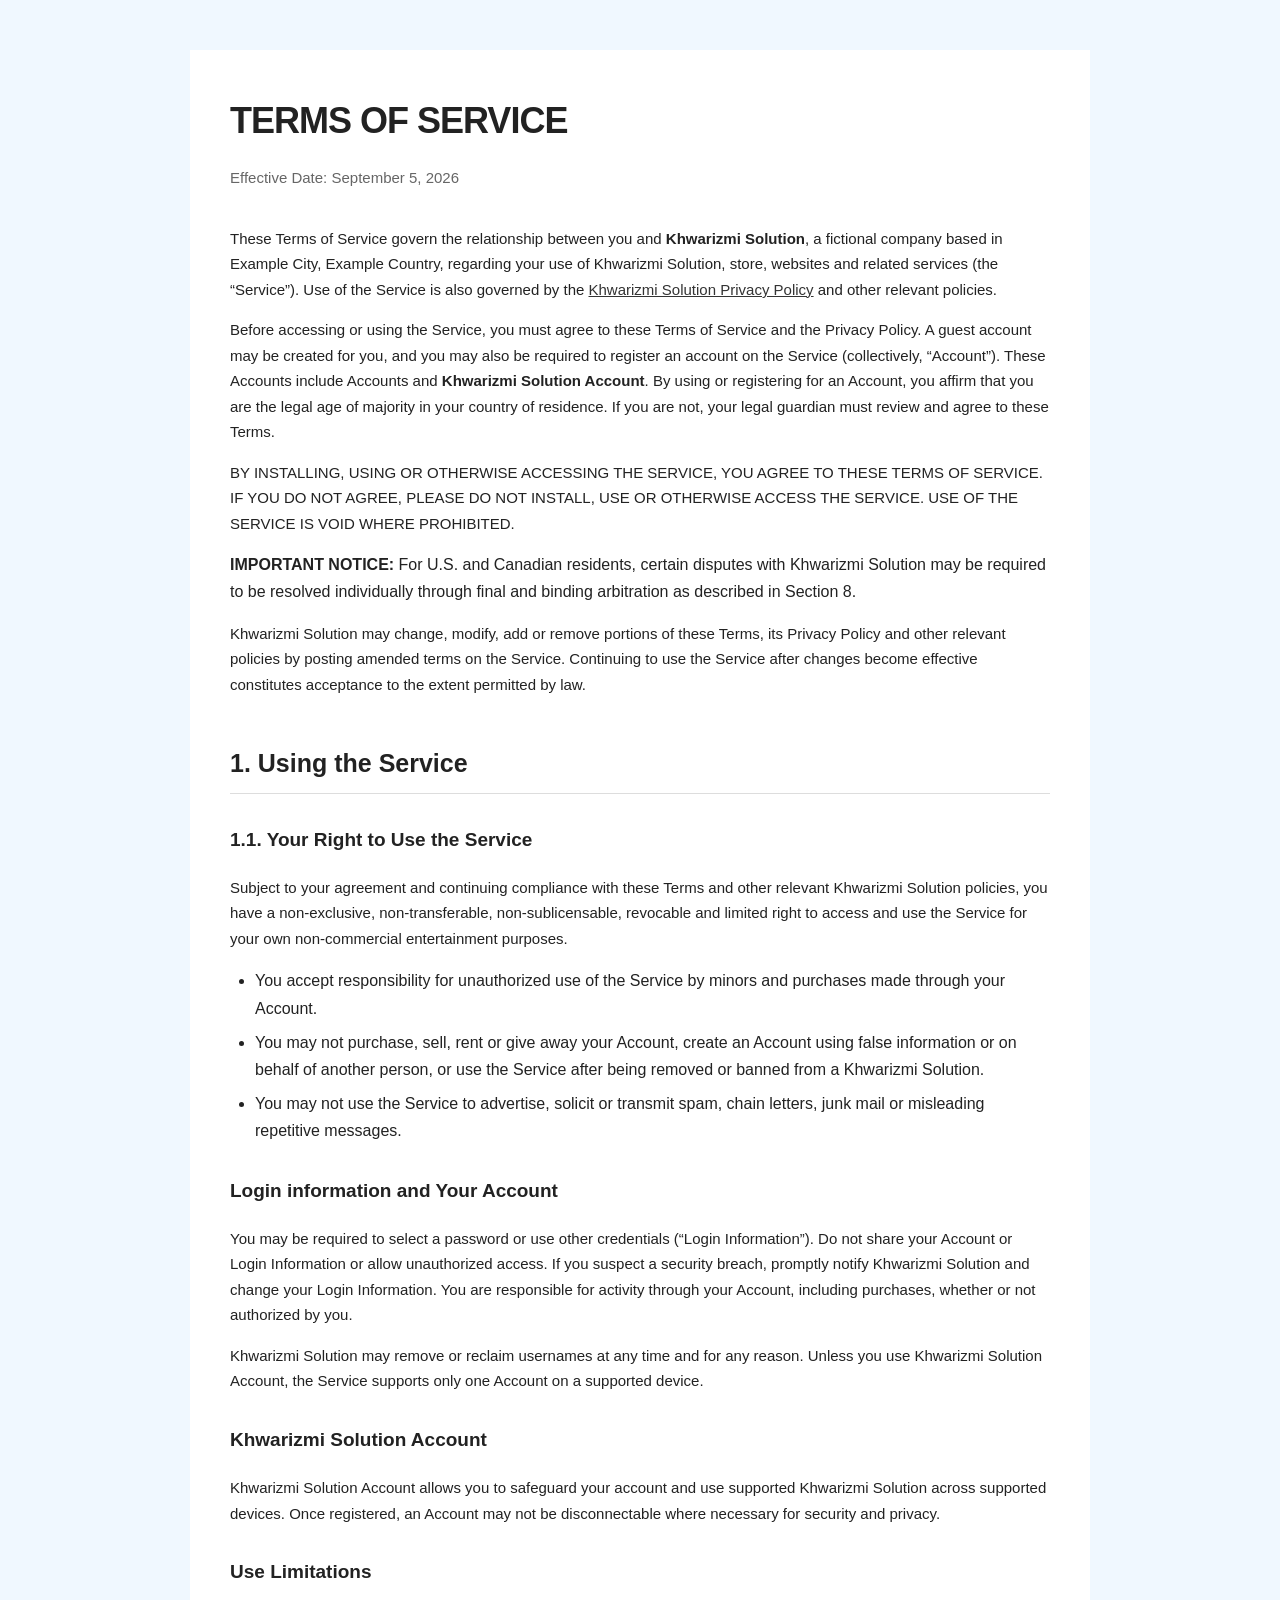
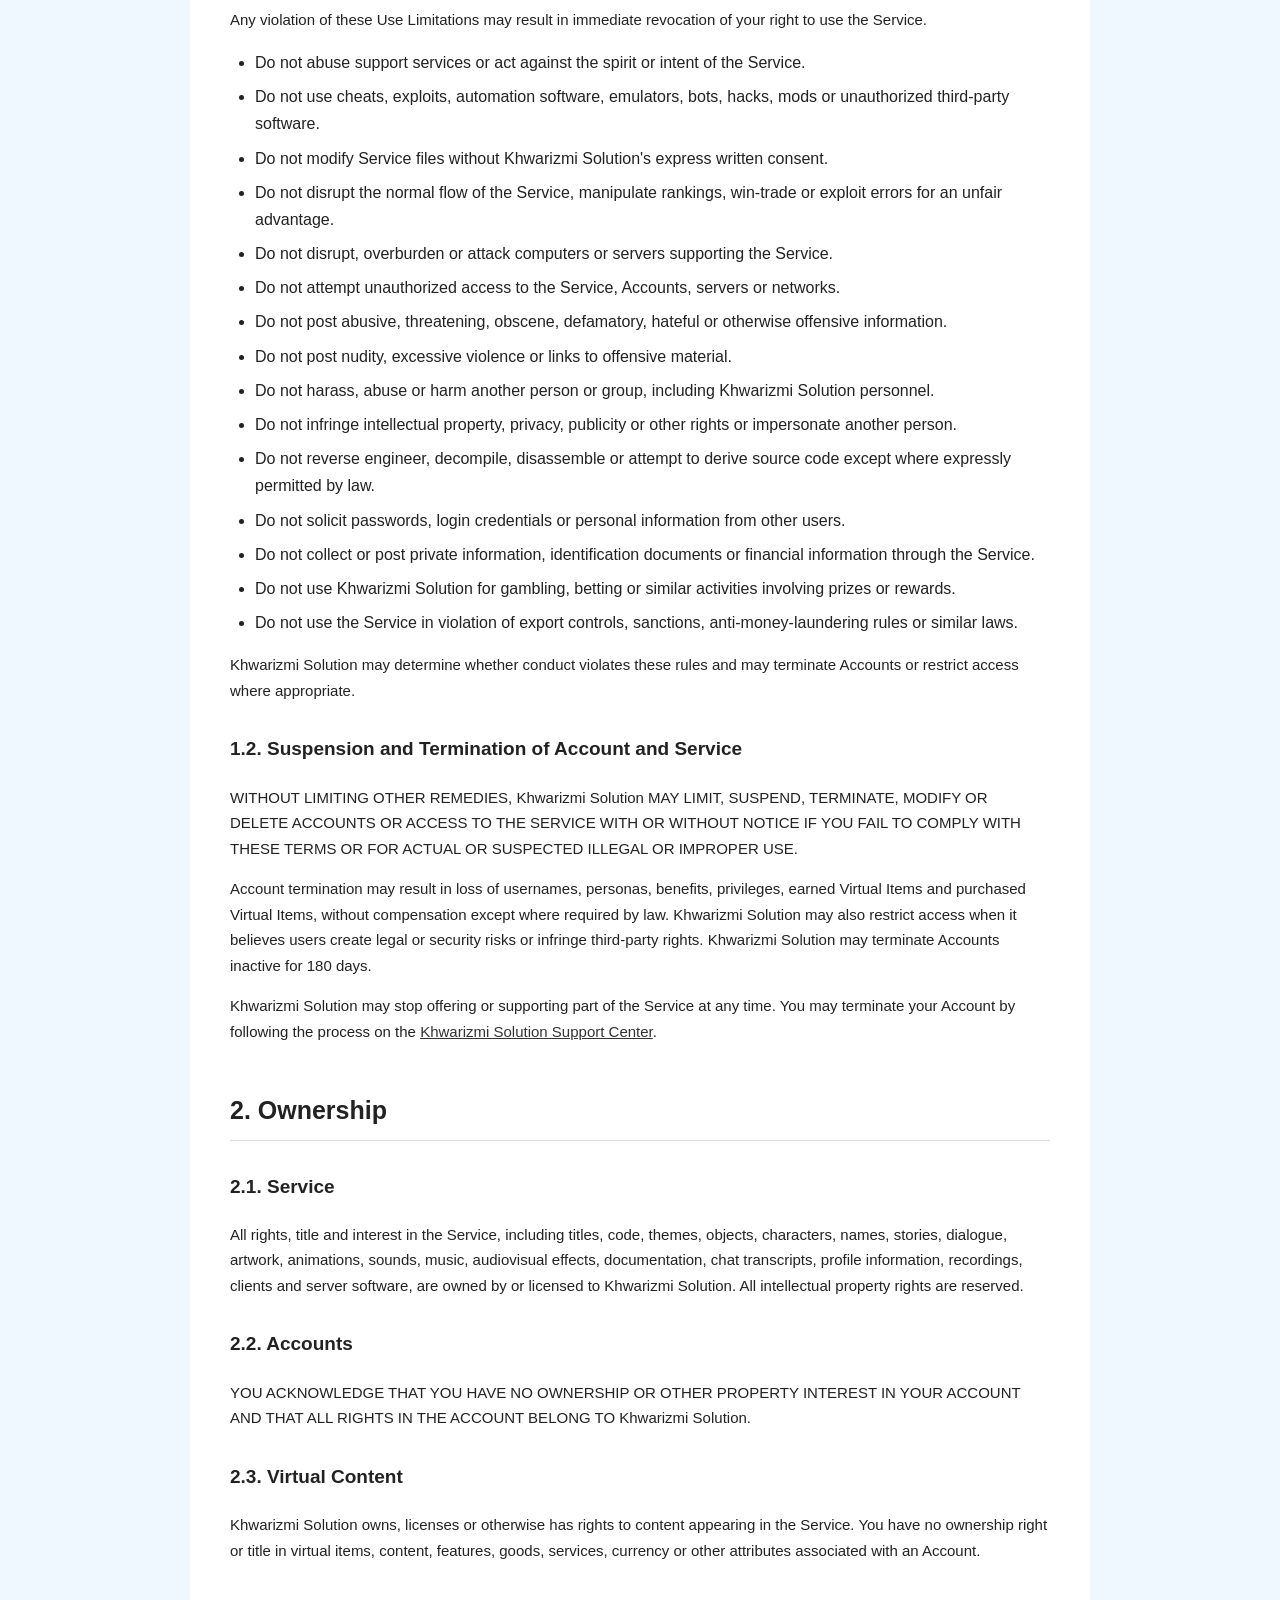
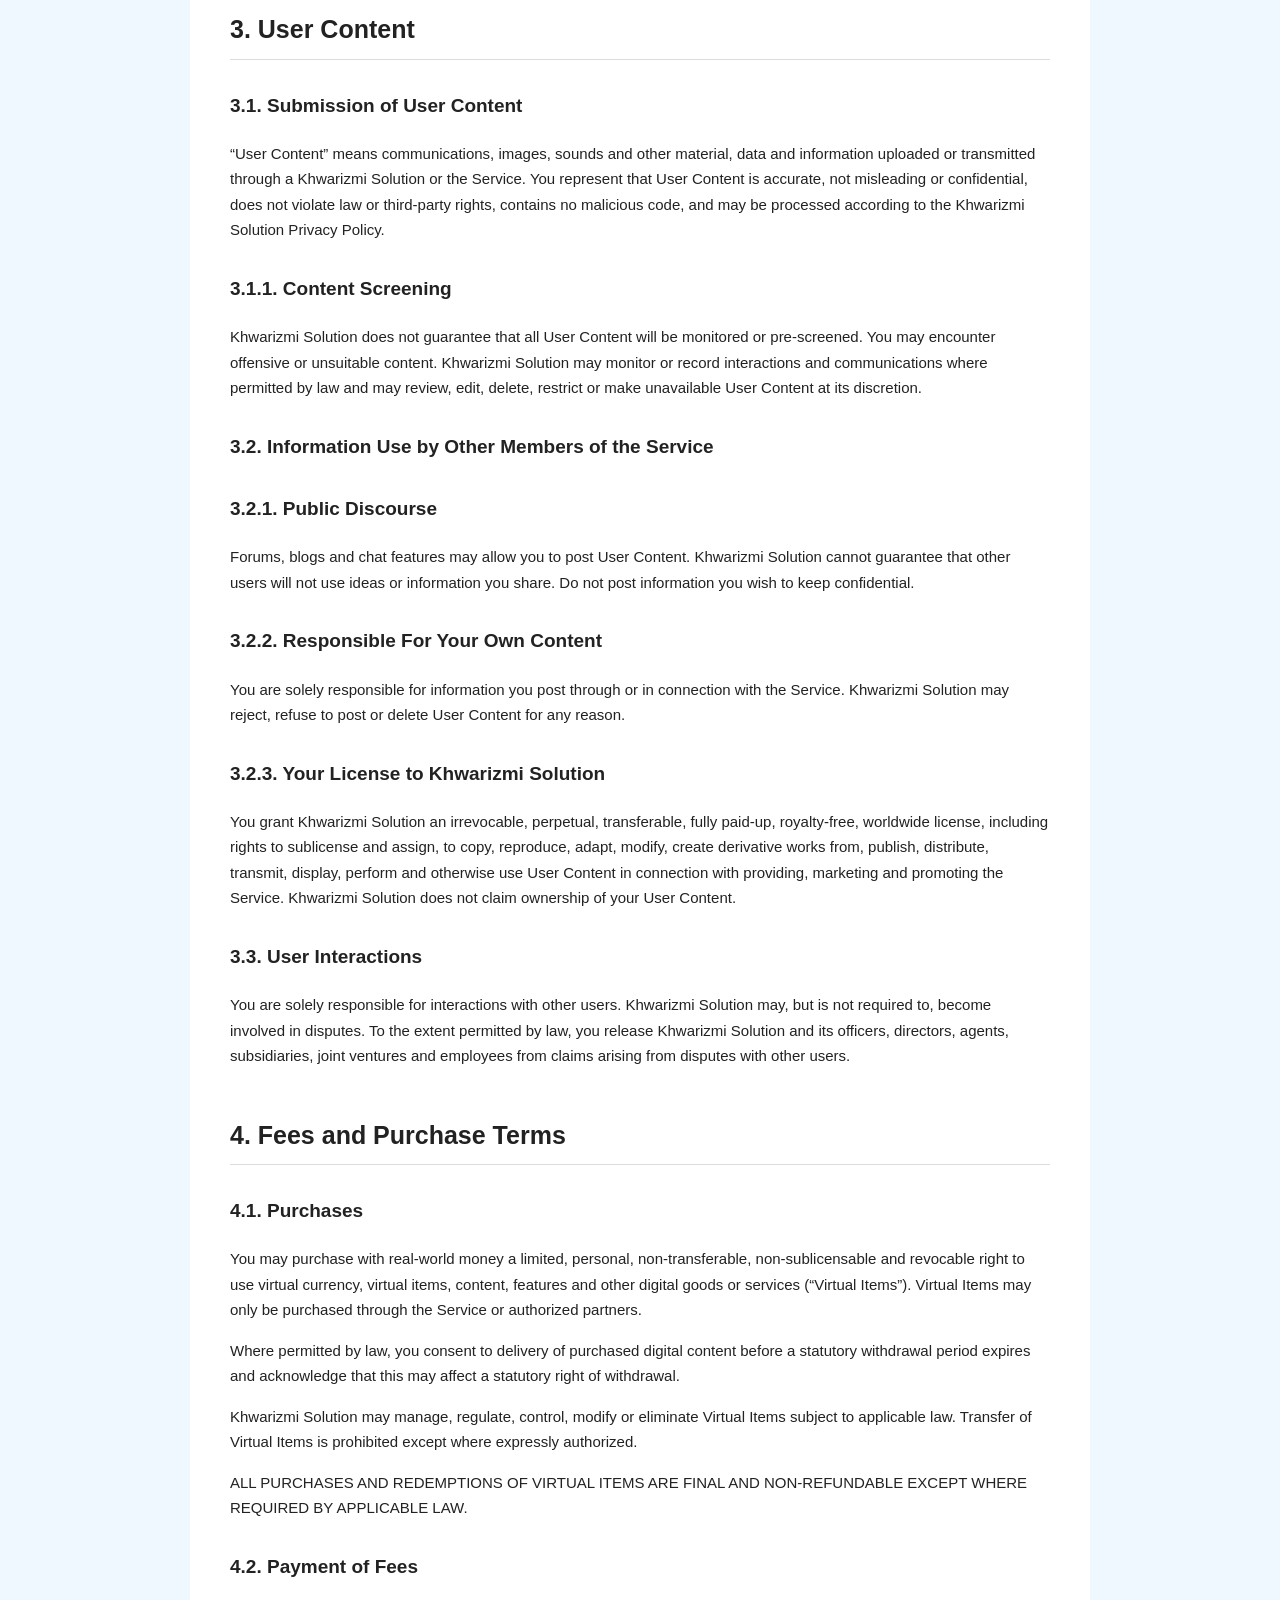
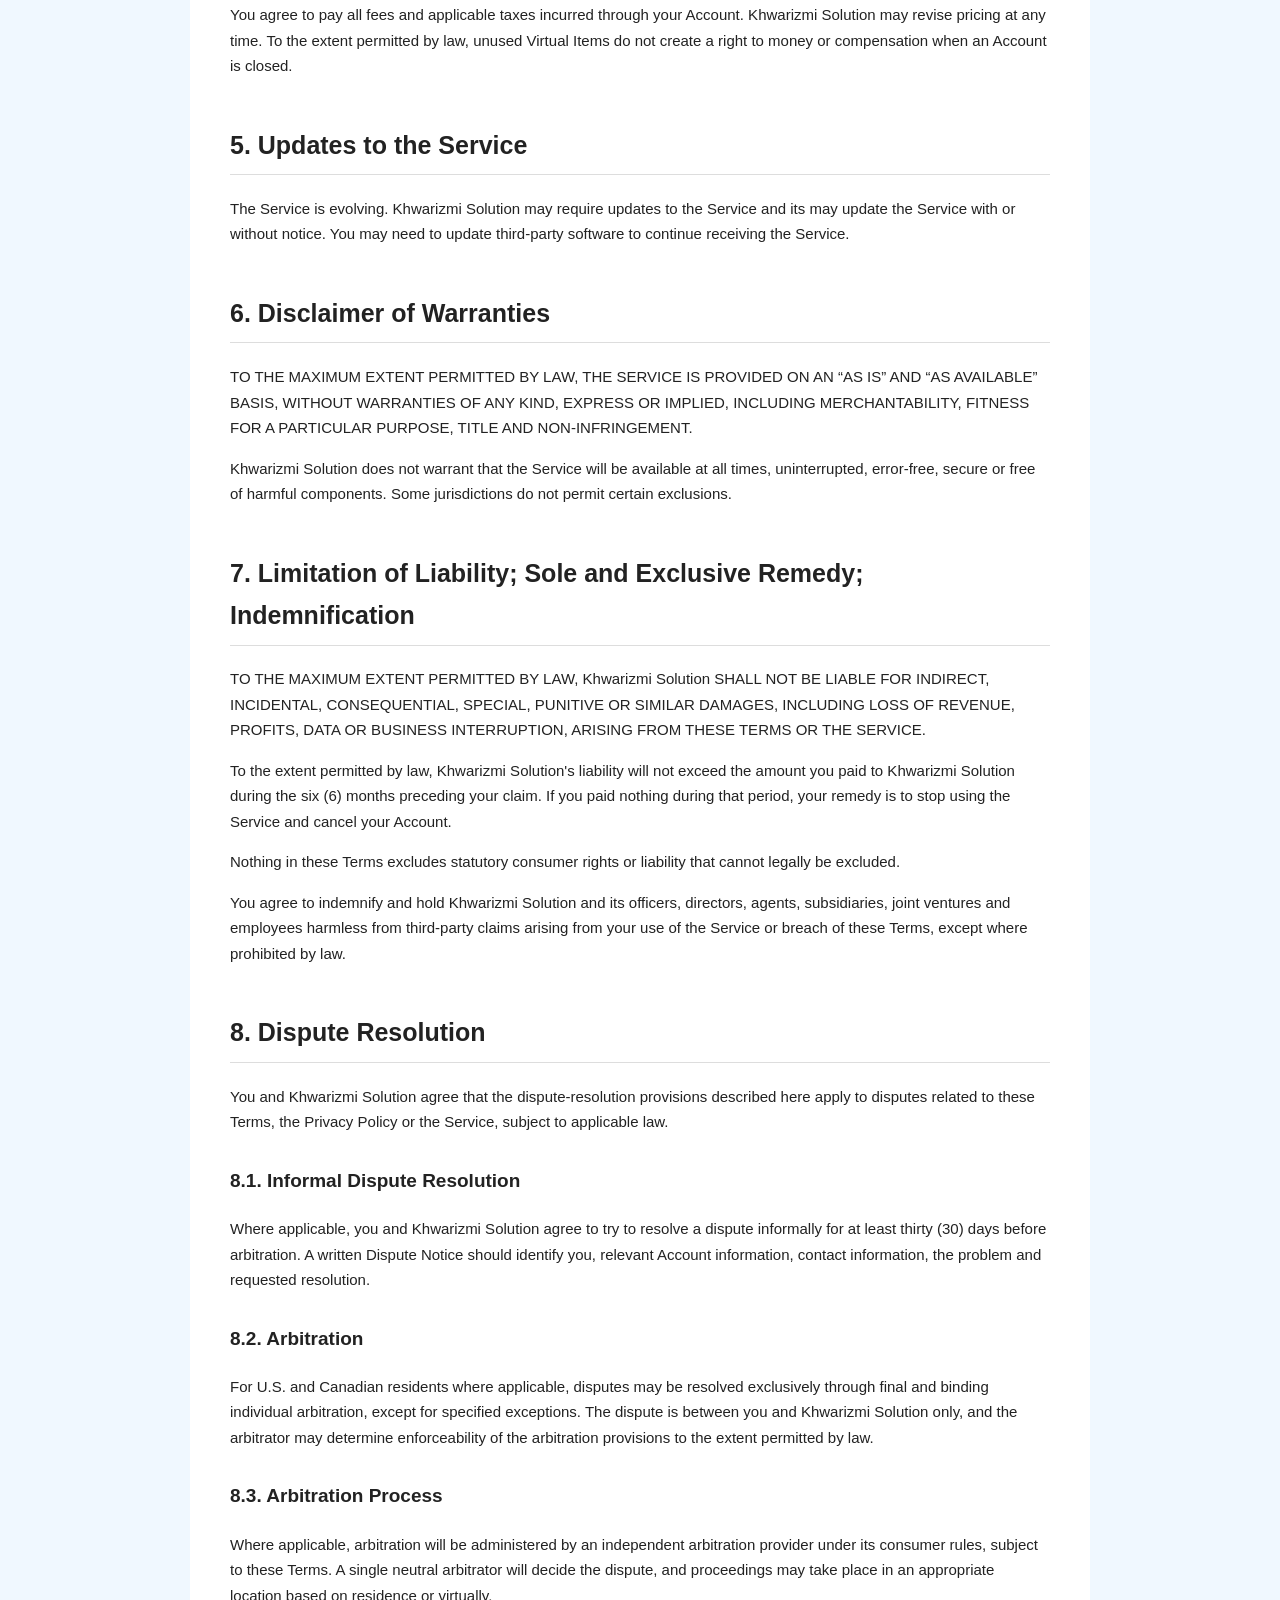
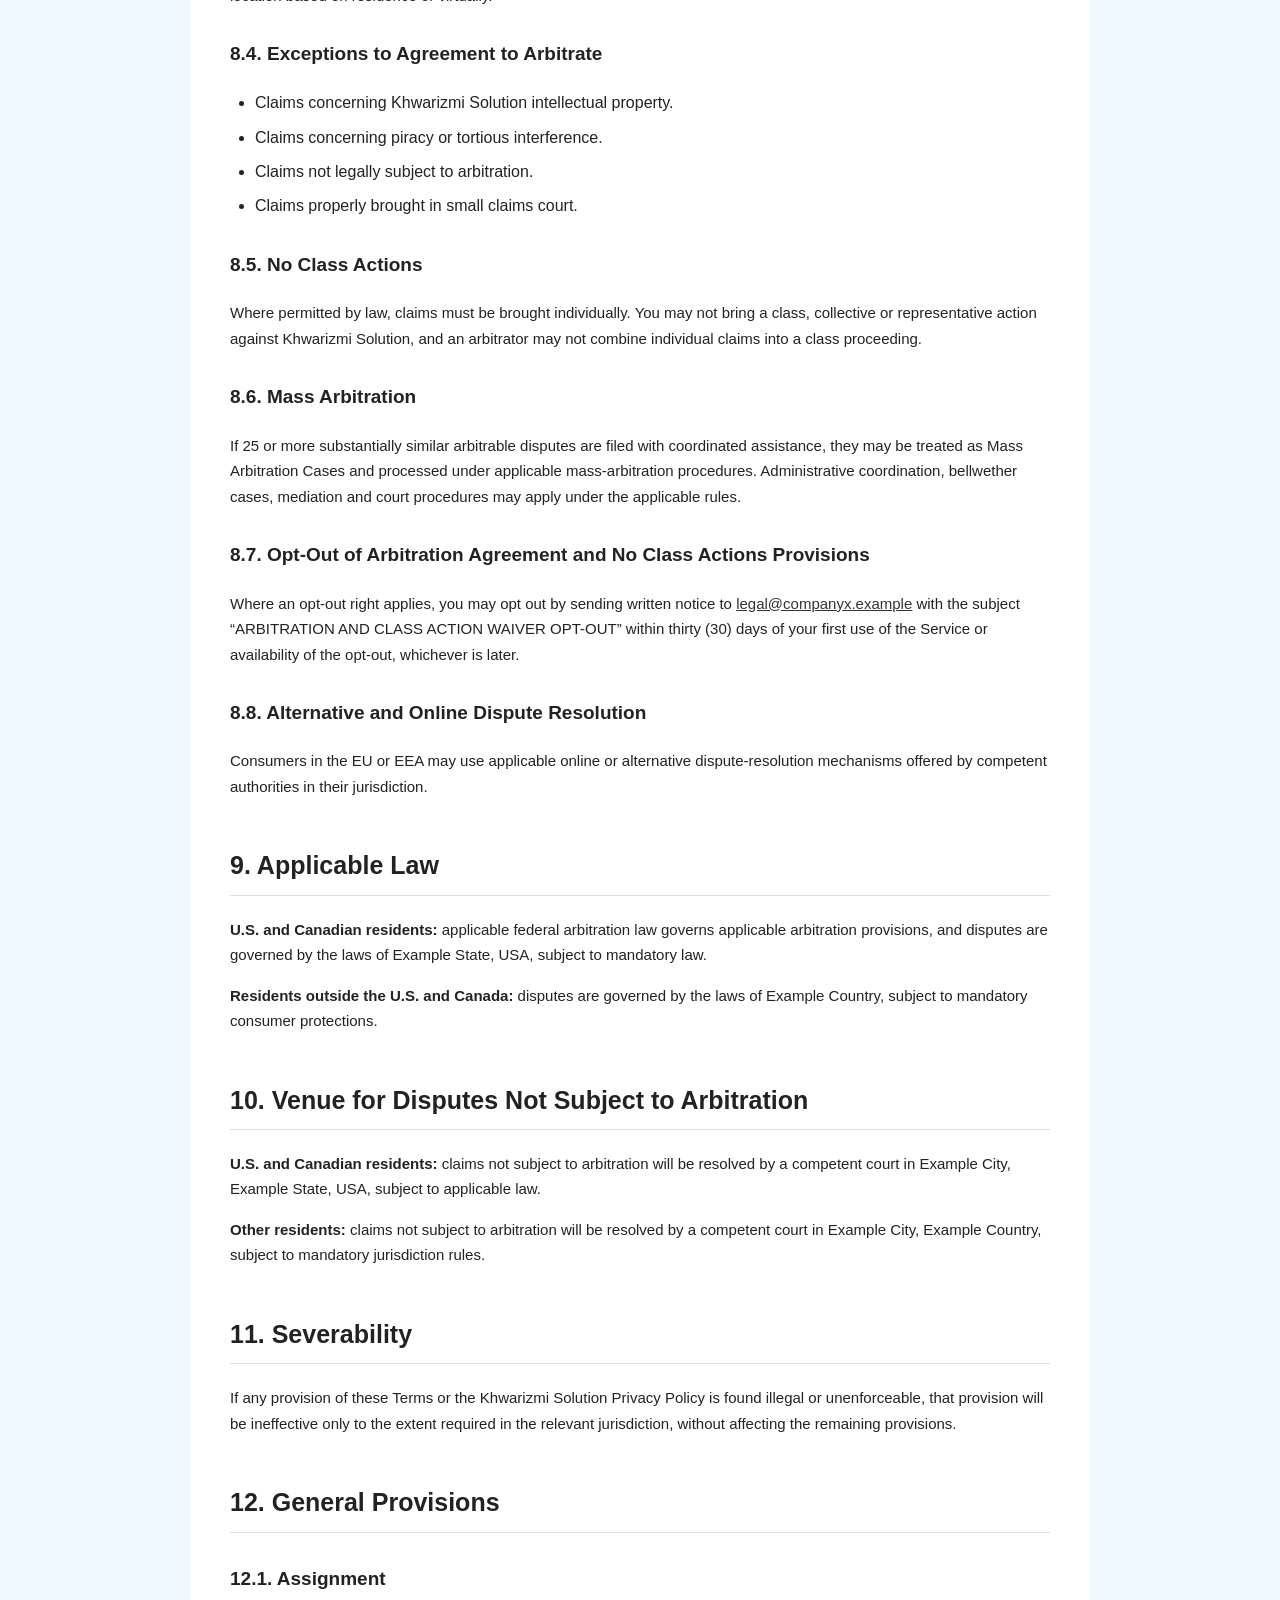
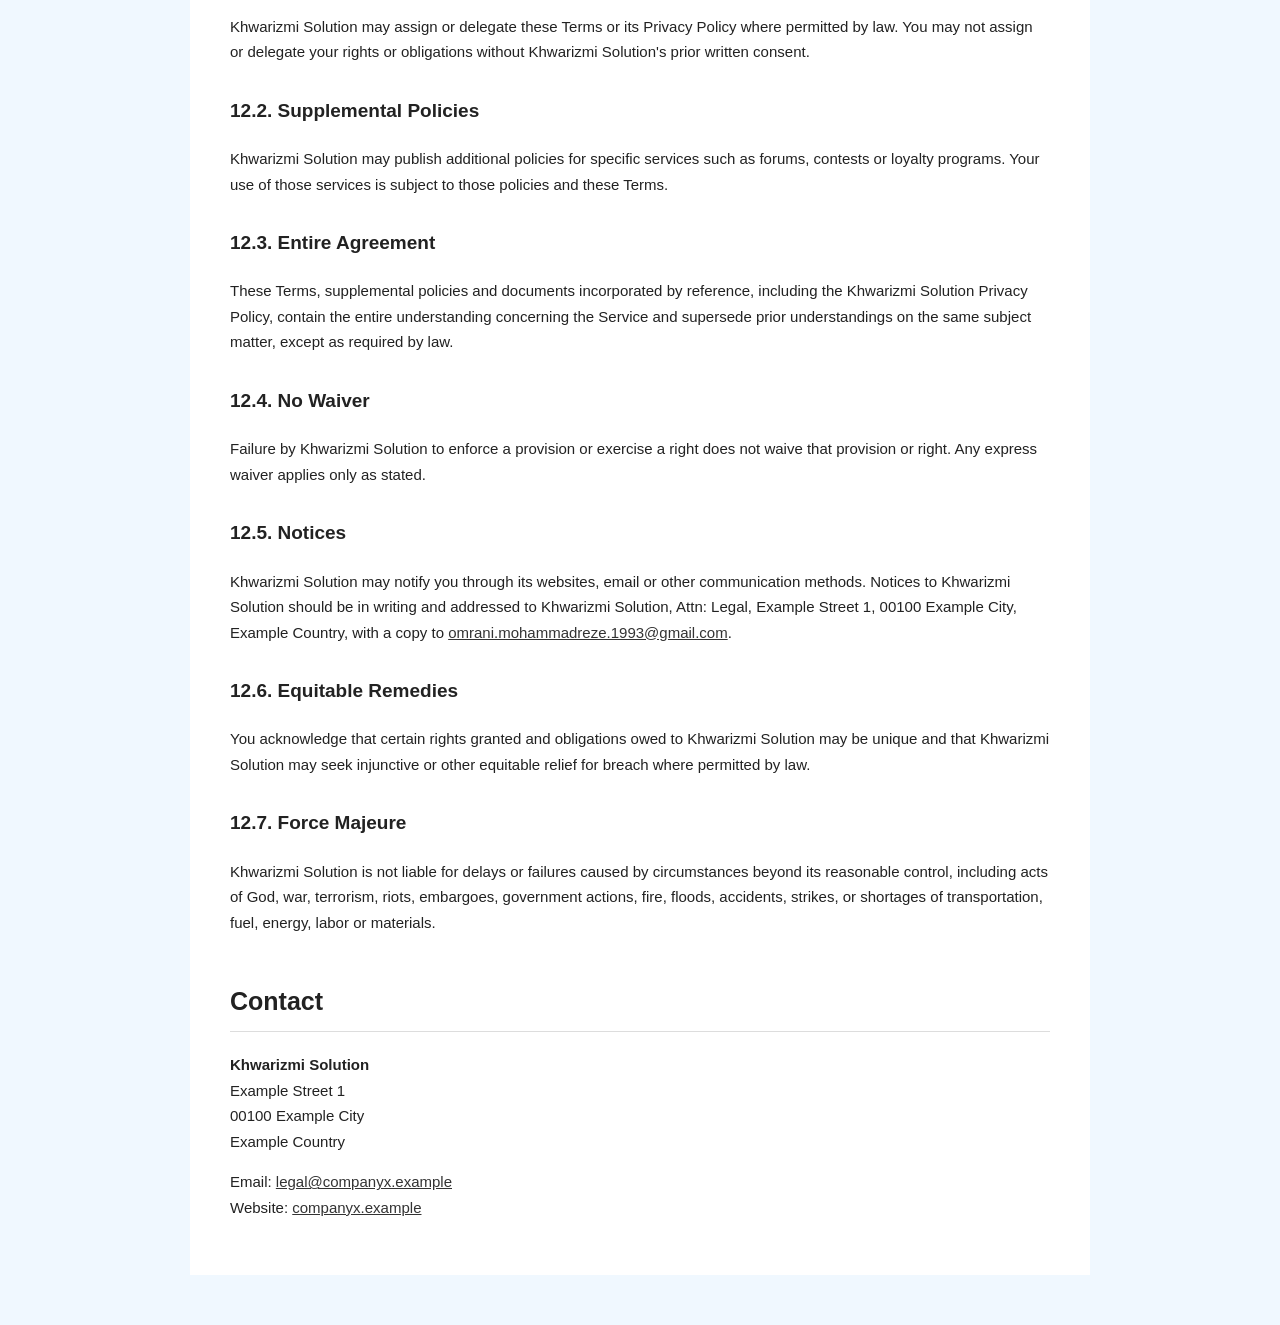
<file: terms.html>
<!DOCTYPE html>
<html lang="en">
<head>
  <meta charset="UTF-8">
  <meta name="viewport" content="width=device-width, initial-scale=1.0">

  <title>Terms of Service</title>

  <style>
    body {
      margin: 0;
      padding: 0;
      background: AliceBlue;
      color: #222;
      font-family: Arial, Helvetica, sans-serif;
      line-height: 1.7;
    }

    .container {
      max-width: 900px;
      margin: 50px auto;
      padding: 40px;
      background: white;
      box-sizing: border-box;
    }

    h1 {
      margin-top: 0;
      font-size: 36px;
      letter-spacing: -1px;
    }

    h2 {
      margin-top: 45px;
      font-size: 25px;
      border-bottom: 1px solid #ddd;
      padding-bottom: 8px;
    }

    h3 {
      margin-top: 30px;
      font-size: 19px;
    }

    p {
      font-size: 15px;
      margin: 15px 0;
    }

    ul {
      padding-left: 25px;
    }

    li {
      margin: 7px 0;
    }

    a {
      color: #333;
      text-decoration: underline;
    }

    .effective-date {
      color: #666;
      margin-top: -10px;
      margin-bottom: 35px;
    }

    .contact {
      background: #f5f5f5;
      padding: 20px;
      margin-top: 20px;
    }

    @media (max-width: 700px) {
      .container {
        margin: 0;
        padding: 25px;
      }

      h1 {
        font-size: 30px;
      }

      h2 {
        font-size: 22px;
      }
    }
  </style>
</head>

<body>

<div class="container">

<h1>TERMS OF SERVICE</h1><p class="effective-date">Effective Date: September 5, 2026</p>
<p>These Terms of Service govern the relationship between you and <strong>Khwarizmi Solution</strong>, a fictional company based in Example City, Example Country, regarding your use of Khwarizmi Solution, store, websites and related services (the “Service”). Use of the Service is also governed by the <a href="http://localhost:8080/privacy.html">Khwarizmi Solution Privacy Policy</a> and other relevant policies.</p>
<p>Before accessing or using the Service, you must agree to these Terms of Service and the Privacy Policy. A guest account may be created for you, and you may also be required to register an account on the Service (collectively, “Account”). These Accounts include Accounts and <strong>Khwarizmi Solution Account</strong>. By using or registering for an Account, you affirm that you are the legal age of majority in your country of residence. If you are not, your legal guardian must review and agree to these Terms.</p>
<p class="caps">BY INSTALLING, USING OR OTHERWISE ACCESSING THE SERVICE, YOU AGREE TO THESE TERMS OF SERVICE. IF YOU DO NOT AGREE, PLEASE DO NOT INSTALL, USE OR OTHERWISE ACCESS THE SERVICE. USE OF THE SERVICE IS VOID WHERE PROHIBITED.</p>
<div class="notice"><strong>IMPORTANT NOTICE:</strong> For U.S. and Canadian residents, certain disputes with Khwarizmi Solution may be required to be resolved individually through final and binding arbitration as described in Section 8.</div>
<p>Khwarizmi Solution may change, modify, add or remove portions of these Terms, its Privacy Policy and other relevant policies by posting amended terms on the Service. Continuing to use the Service after changes become effective constitutes acceptance to the extent permitted by law.</p>

<h2>1. Using the Service</h2>
<h3>1.1. Your Right to Use the Service</h3>
<p>Subject to your agreement and continuing compliance with these Terms and other relevant Khwarizmi Solution policies, you have a non-exclusive, non-transferable, non-sublicensable, revocable and limited right to access and use the Service for your own non-commercial entertainment purposes.</p>
<ul><li>You accept responsibility for unauthorized use of the Service by minors and purchases made through your Account.</li><li>You may not purchase, sell, rent or give away your Account, create an Account using false information or on behalf of another person, or use the Service after being removed or banned from a Khwarizmi Solution.</li><li>You may not use the Service to advertise, solicit or transmit spam, chain letters, junk mail or misleading repetitive messages.</li></ul>
<h3>Login information and Your Account</h3><p>You may be required to select a password or use other credentials (“Login Information”). Do not share your Account or Login Information or allow unauthorized access. If you suspect a security breach, promptly notify Khwarizmi Solution and change your Login Information. You are responsible for activity through your Account, including purchases, whether or not authorized by you.</p>
<p>Khwarizmi Solution may remove or reclaim usernames at any time and for any reason. Unless you use Khwarizmi Solution Account, the Service supports only one Account on a supported device.</p>
<h3>Khwarizmi Solution Account</h3><p>Khwarizmi Solution Account allows you to safeguard your account and use supported Khwarizmi Solution across supported devices. Once registered, an Account may not be disconnectable where necessary for security and privacy.</p>
<h3>Use Limitations</h3><p>Any violation of these Use Limitations may result in immediate revocation of your right to use the Service.</p>
<ul><li>Do not abuse support services or act against the spirit or intent of the Service.</li><li>Do not use cheats, exploits, automation software, emulators, bots, hacks, mods or unauthorized third-party software.</li><li>Do not modify Service files without Khwarizmi Solution's express written consent.</li><li>Do not disrupt the normal flow of the Service, manipulate rankings, win-trade or exploit errors for an unfair advantage.</li><li>Do not disrupt, overburden or attack computers or servers supporting the Service.</li><li>Do not attempt unauthorized access to the Service, Accounts, servers or networks.</li><li>Do not post abusive, threatening, obscene, defamatory, hateful or otherwise offensive information.</li><li>Do not post nudity, excessive violence or links to offensive material.</li><li>Do not harass, abuse or harm another person or group, including Khwarizmi Solution personnel.</li><li>Do not infringe intellectual property, privacy, publicity or other rights or impersonate another person.</li><li>Do not reverse engineer, decompile, disassemble or attempt to derive source code except where expressly permitted by law.</li><li>Do not solicit passwords, login credentials or personal information from other users.</li><li>Do not collect or post private information, identification documents or financial information through the Service.</li><li>Do not use Khwarizmi Solution for gambling, betting or similar activities involving prizes or rewards.</li><li>Do not use the Service in violation of export controls, sanctions, anti-money-laundering rules or similar laws.</li></ul>
<p>Khwarizmi Solution may determine whether conduct violates these rules and may terminate Accounts or restrict access where appropriate.</p>
<h3>1.2. Suspension and Termination of Account and Service</h3>
<p class="caps">WITHOUT LIMITING OTHER REMEDIES, Khwarizmi Solution MAY LIMIT, SUSPEND, TERMINATE, MODIFY OR DELETE ACCOUNTS OR ACCESS TO THE SERVICE WITH OR WITHOUT NOTICE IF YOU FAIL TO COMPLY WITH THESE TERMS OR FOR ACTUAL OR SUSPECTED ILLEGAL OR IMPROPER USE.</p>
<p>Account termination may result in loss of usernames, personas, benefits, privileges, earned Virtual Items and purchased Virtual Items, without compensation except where required by law. Khwarizmi Solution may also restrict access when it believes users create legal or security risks or infringe third-party rights. Khwarizmi Solution may terminate Accounts inactive for 180 days.</p>
<p>Khwarizmi Solution may stop offering or supporting part of the Service at any time. You may terminate your Account by following the process on the <a href="http://localhost:8080/privacy.html">Khwarizmi Solution Support Center</a>.</p>

<h2>2. Ownership</h2>
<h3>2.1. Service</h3><p>All rights, title and interest in the Service, including titles, code, themes, objects, characters, names, stories, dialogue, artwork, animations, sounds, music, audiovisual effects, documentation, chat transcripts, profile information, recordings, clients and server software, are owned by or licensed to Khwarizmi Solution. All intellectual property rights are reserved.</p>
<h3>2.2. Accounts</h3><p class="caps">YOU ACKNOWLEDGE THAT YOU HAVE NO OWNERSHIP OR OTHER PROPERTY INTEREST IN YOUR ACCOUNT AND THAT ALL RIGHTS IN THE ACCOUNT BELONG TO Khwarizmi Solution.</p>
<h3>2.3. Virtual Content</h3><p>Khwarizmi Solution owns, licenses or otherwise has rights to content appearing in the Service. You have no ownership right or title in virtual items, content, features, goods, services, currency or other attributes associated with an Account.</p>

<h2>3. User Content</h2>
<h3>3.1. Submission of User Content</h3><p>“User Content” means communications, images, sounds and other material, data and information uploaded or transmitted through a Khwarizmi Solution or the Service. You represent that User Content is accurate, not misleading or confidential, does not violate law or third-party rights, contains no malicious code, and may be processed according to the Khwarizmi Solution Privacy Policy.</p>
<h3>3.1.1. Content Screening</h3><p>Khwarizmi Solution does not guarantee that all User Content will be monitored or pre-screened. You may encounter offensive or unsuitable content. Khwarizmi Solution may monitor or record interactions and communications where permitted by law and may review, edit, delete, restrict or make unavailable User Content at its discretion.</p>
<h3>3.2. Information Use by Other Members of the Service</h3><h3>3.2.1. Public Discourse</h3><p>Forums, blogs and chat features may allow you to post User Content. Khwarizmi Solution cannot guarantee that other users will not use ideas or information you share. Do not post information you wish to keep confidential.</p>
<h3>3.2.2. Responsible For Your Own Content</h3><p>You are solely responsible for information you post through or in connection with the Service. Khwarizmi Solution may reject, refuse to post or delete User Content for any reason.</p>
<h3>3.2.3. Your License to Khwarizmi Solution</h3><p>You grant Khwarizmi Solution an irrevocable, perpetual, transferable, fully paid-up, royalty-free, worldwide license, including rights to sublicense and assign, to copy, reproduce, adapt, modify, create derivative works from, publish, distribute, transmit, display, perform and otherwise use User Content in connection with providing, marketing and promoting the Service. Khwarizmi Solution does not claim ownership of your User Content.</p>
<h3>3.3. User Interactions</h3><p>You are solely responsible for interactions with other users. Khwarizmi Solution may, but is not required to, become involved in disputes. To the extent permitted by law, you release Khwarizmi Solution and its officers, directors, agents, subsidiaries, joint ventures and employees from claims arising from disputes with other users.</p>

<h2>4. Fees and Purchase Terms</h2>
<h3>4.1. Purchases</h3><p>You may purchase with real-world money a limited, personal, non-transferable, non-sublicensable and revocable right to use virtual currency, virtual items, content, features and other digital goods or services (“Virtual Items”). Virtual Items may only be purchased through the Service or authorized partners.</p><p>Where permitted by law, you consent to delivery of purchased digital content before a statutory withdrawal period expires and acknowledge that this may affect a statutory right of withdrawal.</p><p>Khwarizmi Solution may manage, regulate, control, modify or eliminate Virtual Items subject to applicable law. Transfer of Virtual Items is prohibited except where expressly authorized.</p><p class="caps">ALL PURCHASES AND REDEMPTIONS OF VIRTUAL ITEMS ARE FINAL AND NON-REFUNDABLE EXCEPT WHERE REQUIRED BY APPLICABLE LAW.</p>
<h3>4.2. Payment of Fees</h3><p>You agree to pay all fees and applicable taxes incurred through your Account. Khwarizmi Solution may revise pricing at any time. To the extent permitted by law, unused Virtual Items do not create a right to money or compensation when an Account is closed.</p>

<h2>5. Updates to the Service</h2><p>The Service is evolving. Khwarizmi Solution may require updates to the Service and its may update the Service with or without notice. You may need to update third-party software to continue receiving the Service.</p>
<h2>6. Disclaimer of Warranties</h2><p class="caps">TO THE MAXIMUM EXTENT PERMITTED BY LAW, THE SERVICE IS PROVIDED ON AN “AS IS” AND “AS AVAILABLE” BASIS, WITHOUT WARRANTIES OF ANY KIND, EXPRESS OR IMPLIED, INCLUDING MERCHANTABILITY, FITNESS FOR A PARTICULAR PURPOSE, TITLE AND NON-INFRINGEMENT.</p><p>Khwarizmi Solution does not warrant that the Service will be available at all times, uninterrupted, error-free, secure or free of harmful components. Some jurisdictions do not permit certain exclusions.</p>
<h2>7. Limitation of Liability; Sole and Exclusive Remedy; Indemnification</h2><p class="caps">TO THE MAXIMUM EXTENT PERMITTED BY LAW, Khwarizmi Solution SHALL NOT BE LIABLE FOR INDIRECT, INCIDENTAL, CONSEQUENTIAL, SPECIAL, PUNITIVE OR SIMILAR DAMAGES, INCLUDING LOSS OF REVENUE, PROFITS, DATA OR BUSINESS INTERRUPTION, ARISING FROM THESE TERMS OR THE SERVICE.</p><p>To the extent permitted by law, Khwarizmi Solution's liability will not exceed the amount you paid to Khwarizmi Solution during the six (6) months preceding your claim. If you paid nothing during that period, your remedy is to stop using the Service and cancel your Account.</p><p>Nothing in these Terms excludes statutory consumer rights or liability that cannot legally be excluded.</p><p>You agree to indemnify and hold Khwarizmi Solution and its officers, directors, agents, subsidiaries, joint ventures and employees harmless from third-party claims arising from your use of the Service or breach of these Terms, except where prohibited by law.</p>

<h2>8. Dispute Resolution</h2><p>You and Khwarizmi Solution agree that the dispute-resolution provisions described here apply to disputes related to these Terms, the Privacy Policy or the Service, subject to applicable law.</p>
<h3>8.1. Informal Dispute Resolution</h3><p>Where applicable, you and Khwarizmi Solution agree to try to resolve a dispute informally for at least thirty (30) days before arbitration. A written Dispute Notice should identify you, relevant Account information, contact information, the problem and requested resolution.</p>
<h3>8.2. Arbitration</h3><p>For U.S. and Canadian residents where applicable, disputes may be resolved exclusively through final and binding individual arbitration, except for specified exceptions. The dispute is between you and Khwarizmi Solution only, and the arbitrator may determine enforceability of the arbitration provisions to the extent permitted by law.</p>
<h3>8.3. Arbitration Process</h3><p>Where applicable, arbitration will be administered by an independent arbitration provider under its consumer rules, subject to these Terms. A single neutral arbitrator will decide the dispute, and proceedings may take place in an appropriate location based on residence or virtually.</p>
<h3>8.4. Exceptions to Agreement to Arbitrate</h3><ul><li>Claims concerning Khwarizmi Solution intellectual property.</li><li>Claims concerning piracy or tortious interference.</li><li>Claims not legally subject to arbitration.</li><li>Claims properly brought in small claims court.</li></ul>
<h3>8.5. No Class Actions</h3><p>Where permitted by law, claims must be brought individually. You may not bring a class, collective or representative action against Khwarizmi Solution, and an arbitrator may not combine individual claims into a class proceeding.</p>
<h3>8.6. Mass Arbitration</h3><p>If 25 or more substantially similar arbitrable disputes are filed with coordinated assistance, they may be treated as Mass Arbitration Cases and processed under applicable mass-arbitration procedures. Administrative coordination, bellwether cases, mediation and court procedures may apply under the applicable rules.</p>
<h3>8.7. Opt-Out of Arbitration Agreement and No Class Actions Provisions</h3><p>Where an opt-out right applies, you may opt out by sending written notice to <a href="mailto:omrani.mohammadreze.1993@gmail.com">legal@companyx.example</a> with the subject “ARBITRATION AND CLASS ACTION WAIVER OPT-OUT” within thirty (30) days of your first use of the Service or availability of the opt-out, whichever is later.</p>
<h3>8.8. Alternative and Online Dispute Resolution</h3><p>Consumers in the EU or EEA may use applicable online or alternative dispute-resolution mechanisms offered by competent authorities in their jurisdiction.</p>

<h2>9. Applicable Law</h2><p><strong>U.S. and Canadian residents:</strong> applicable federal arbitration law governs applicable arbitration provisions, and disputes are governed by the laws of Example State, USA, subject to mandatory law.</p><p><strong>Residents outside the U.S. and Canada:</strong> disputes are governed by the laws of Example Country, subject to mandatory consumer protections.</p>
<h2>10. Venue for Disputes Not Subject to Arbitration</h2><p><strong>U.S. and Canadian residents:</strong> claims not subject to arbitration will be resolved by a competent court in Example City, Example State, USA, subject to applicable law.</p><p><strong>Other residents:</strong> claims not subject to arbitration will be resolved by a competent court in Example City, Example Country, subject to mandatory jurisdiction rules.</p>
<h2>11. Severability</h2><p>If any provision of these Terms or the Khwarizmi Solution Privacy Policy is found illegal or unenforceable, that provision will be ineffective only to the extent required in the relevant jurisdiction, without affecting the remaining provisions.</p>
<h2>12. General Provisions</h2>
<h3>12.1. Assignment</h3><p>Khwarizmi Solution may assign or delegate these Terms or its Privacy Policy where permitted by law. You may not assign or delegate your rights or obligations without Khwarizmi Solution's prior written consent.</p>
<h3>12.2. Supplemental Policies</h3><p>Khwarizmi Solution may publish additional policies for specific services such as forums, contests or loyalty programs. Your use of those services is subject to those policies and these Terms.</p>
<h3>12.3. Entire Agreement</h3><p>These Terms, supplemental policies and documents incorporated by reference, including the Khwarizmi Solution Privacy Policy, contain the entire understanding concerning the Service and supersede prior understandings on the same subject matter, except as required by law.</p>
<h3>12.4. No Waiver</h3><p>Failure by Khwarizmi Solution to enforce a provision or exercise a right does not waive that provision or right. Any express waiver applies only as stated.</p>
<h3>12.5. Notices</h3><p>Khwarizmi Solution may notify you through its websites, email or other communication methods. Notices to Khwarizmi Solution should be in writing and addressed to Khwarizmi Solution, Attn: Legal, Example Street 1, 00100 Example City, Example Country, with a copy to <a href="mailto:omrani.mohammadreze.1993@gmail.com">omrani.mohammadreze.1993@gmail.com</a>.</p>
<h3>12.6. Equitable Remedies</h3><p>You acknowledge that certain rights granted and obligations owed to Khwarizmi Solution may be unique and that Khwarizmi Solution may seek injunctive or other equitable relief for breach where permitted by law.</p>
<h3>12.7. Force Majeure</h3><p>Khwarizmi Solution is not liable for delays or failures caused by circumstances beyond its reasonable control, including acts of God, war, terrorism, riots, embargoes, government actions, fire, floods, accidents, strikes, or shortages of transportation, fuel, energy, labor or materials.</p>

<h2>Contact</h2><p><strong>Khwarizmi Solution</strong><br>Example Street 1<br>00100 Example City<br>Example Country</p><p>Email: <a href="mailto:omrani.mohammadreze.1993@gmail.com">legal@companyx.example</a><br>Website: <a href="http://localhost:8080/">companyx.example</a></p>
</div></body></html>
</file>
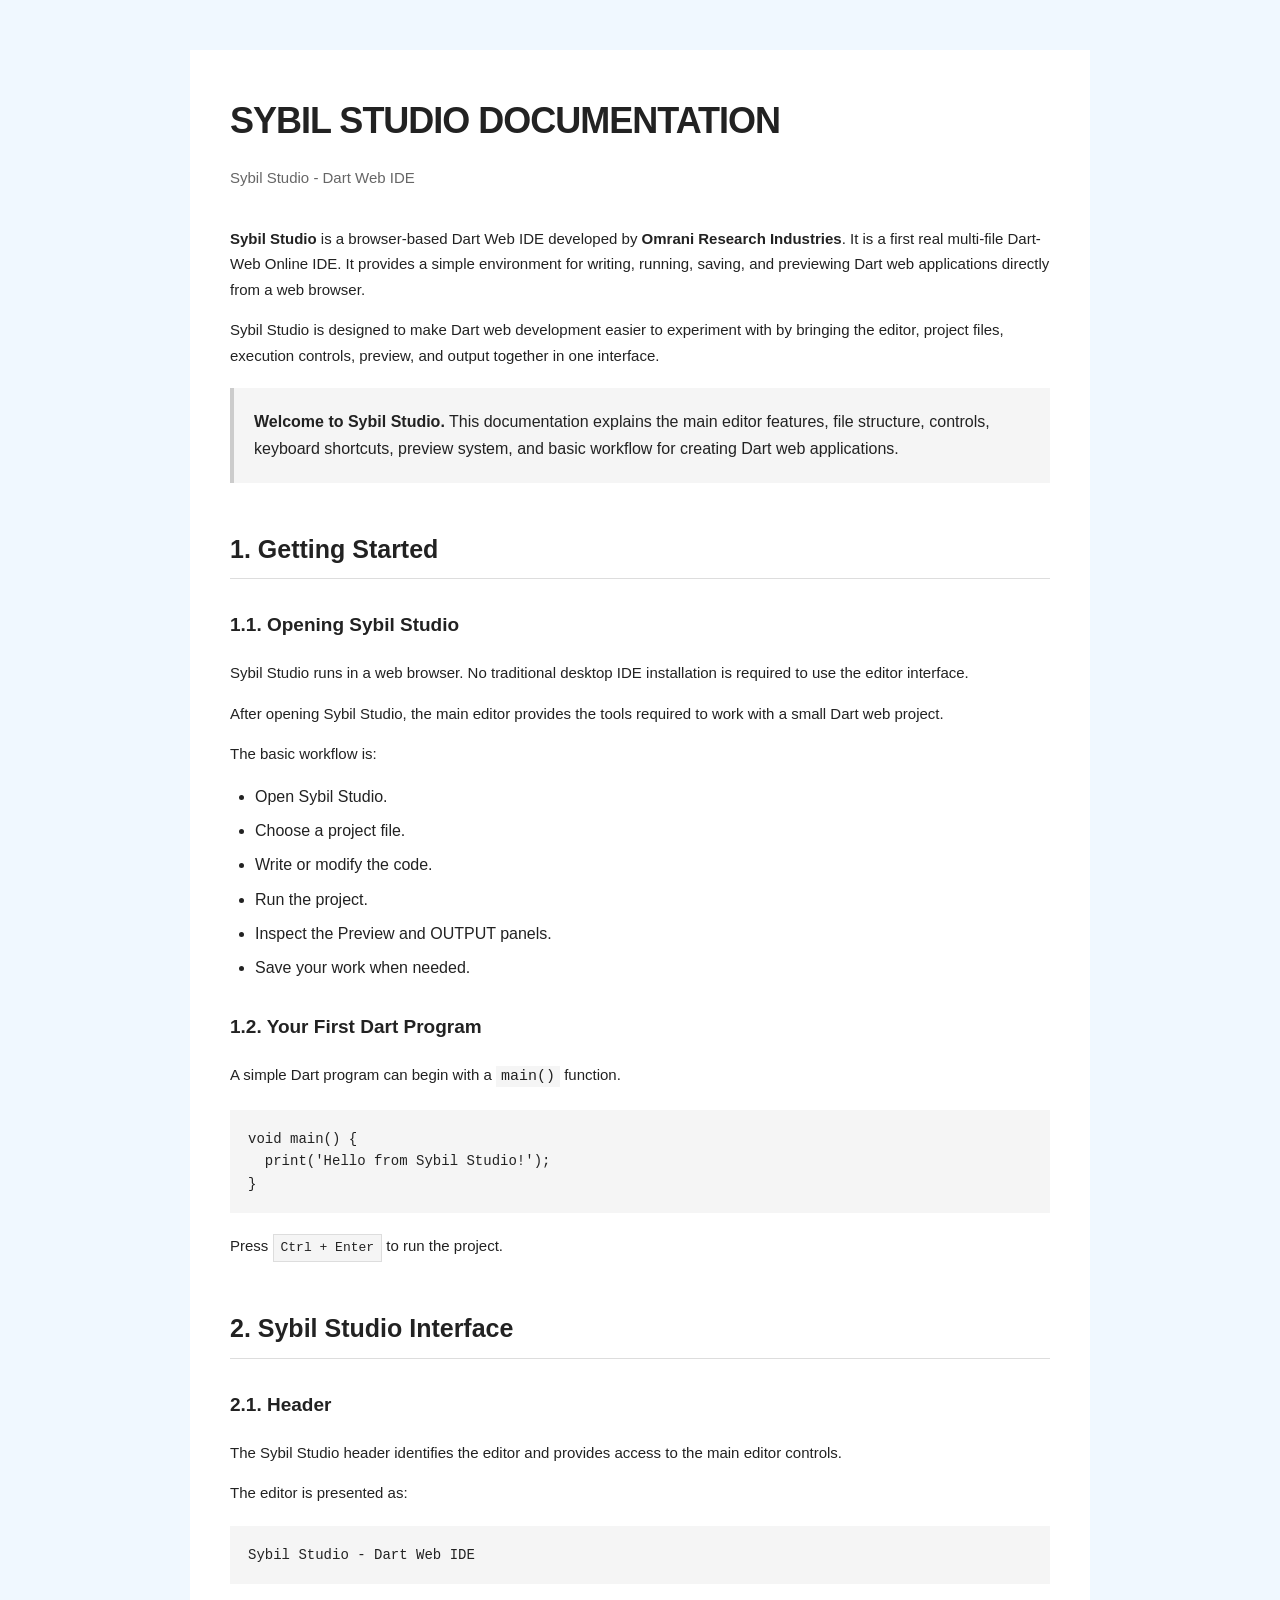
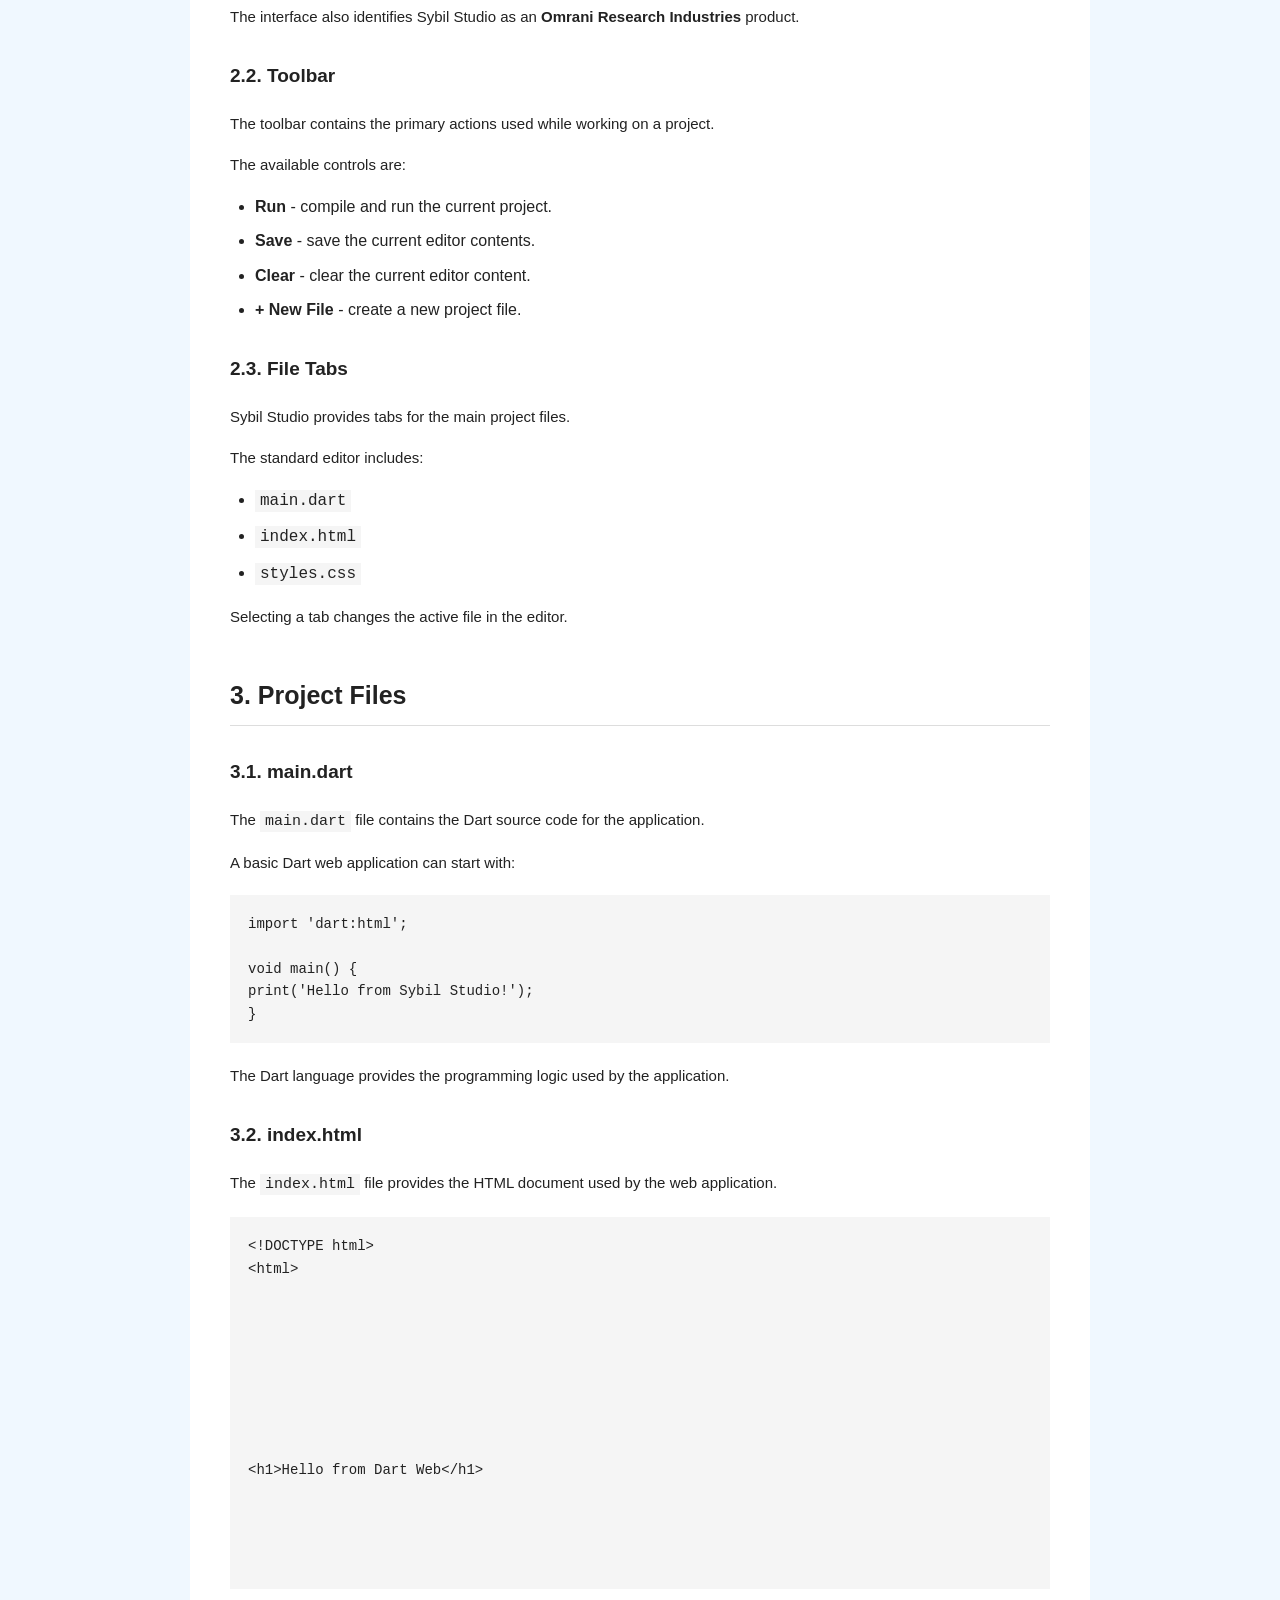
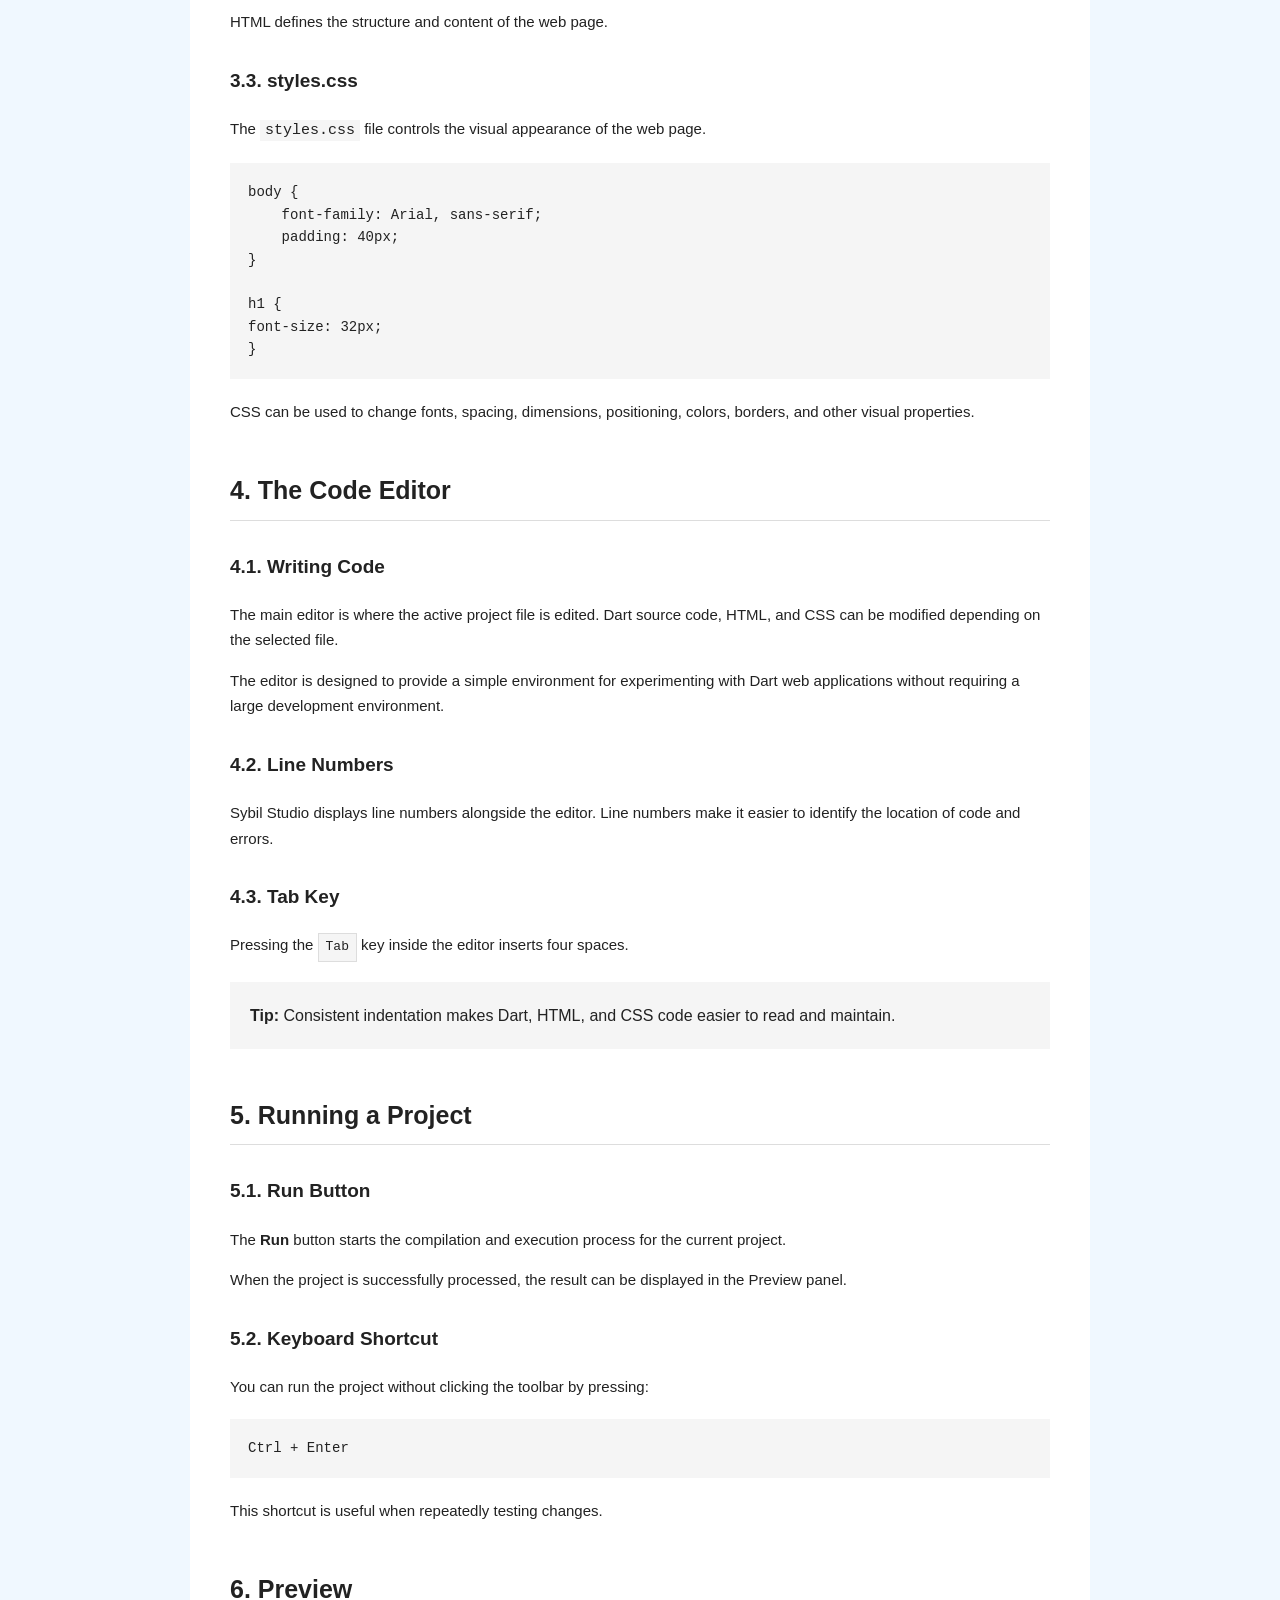
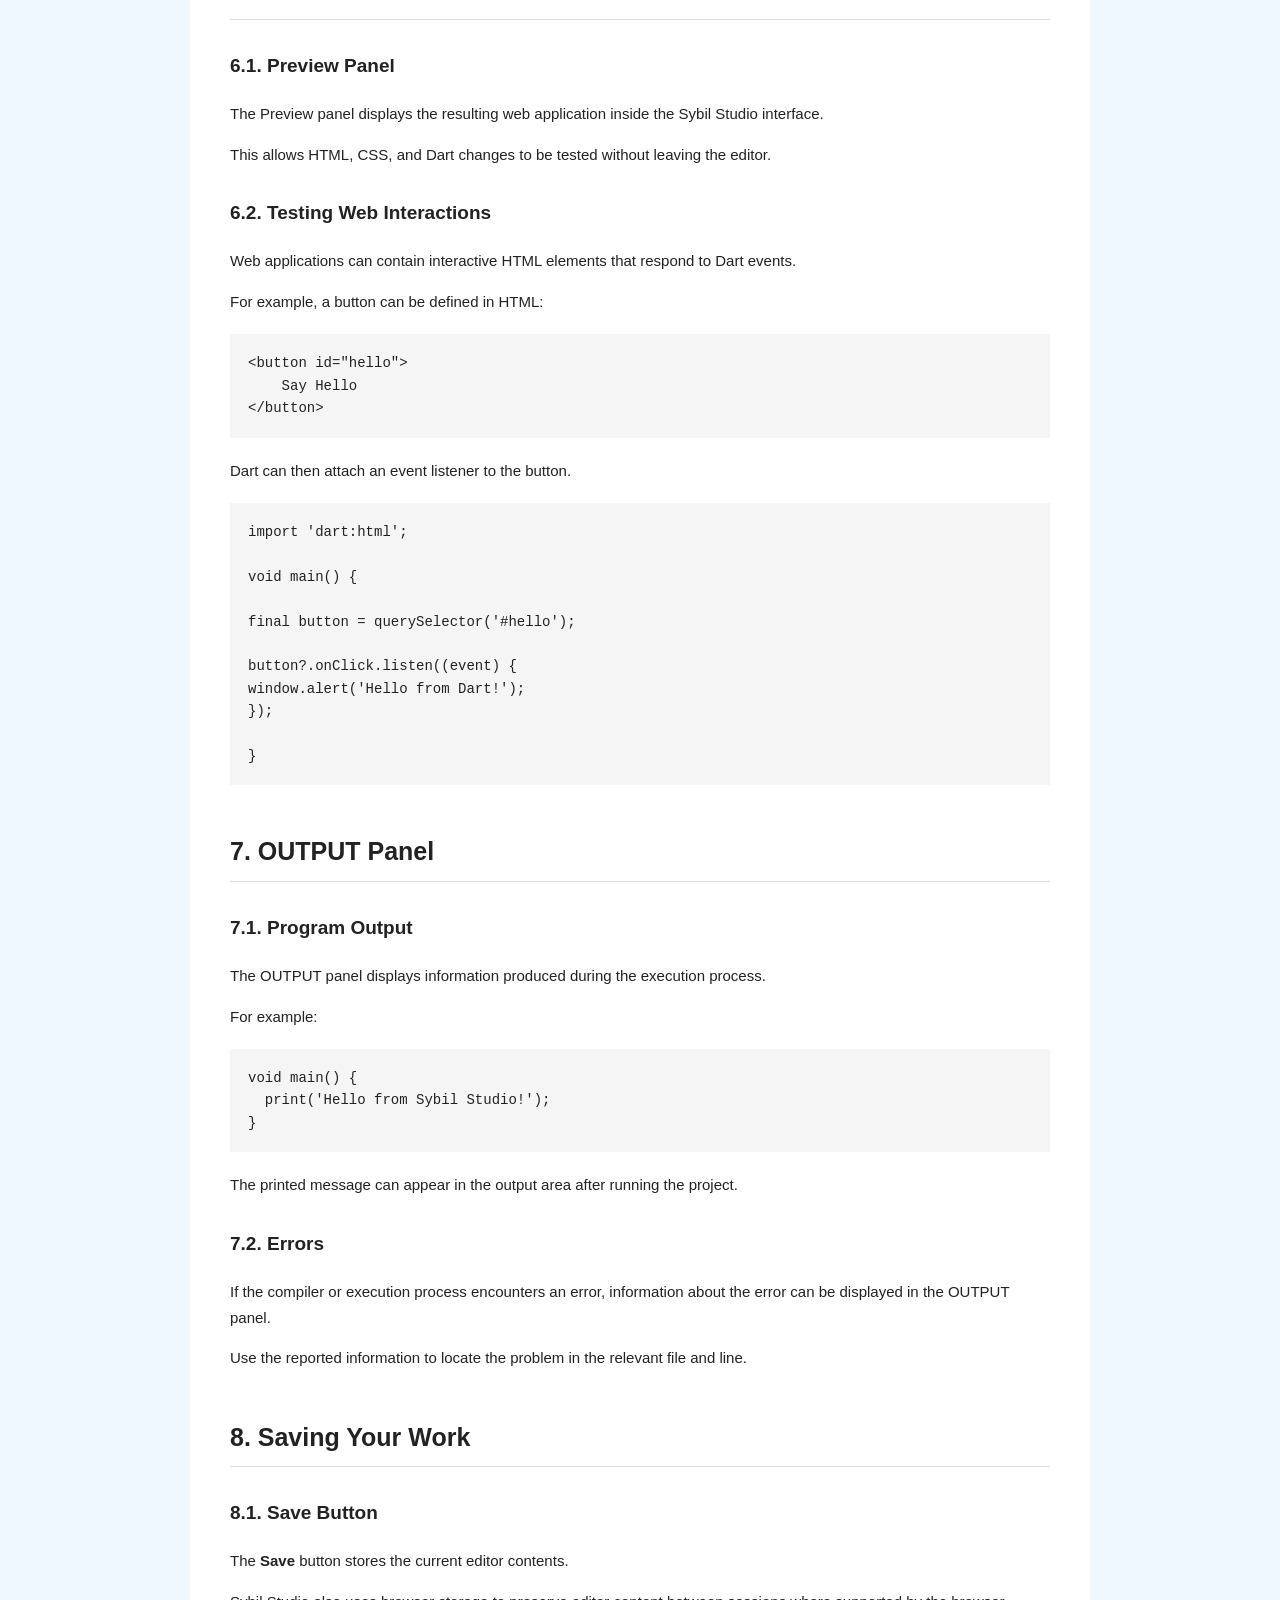
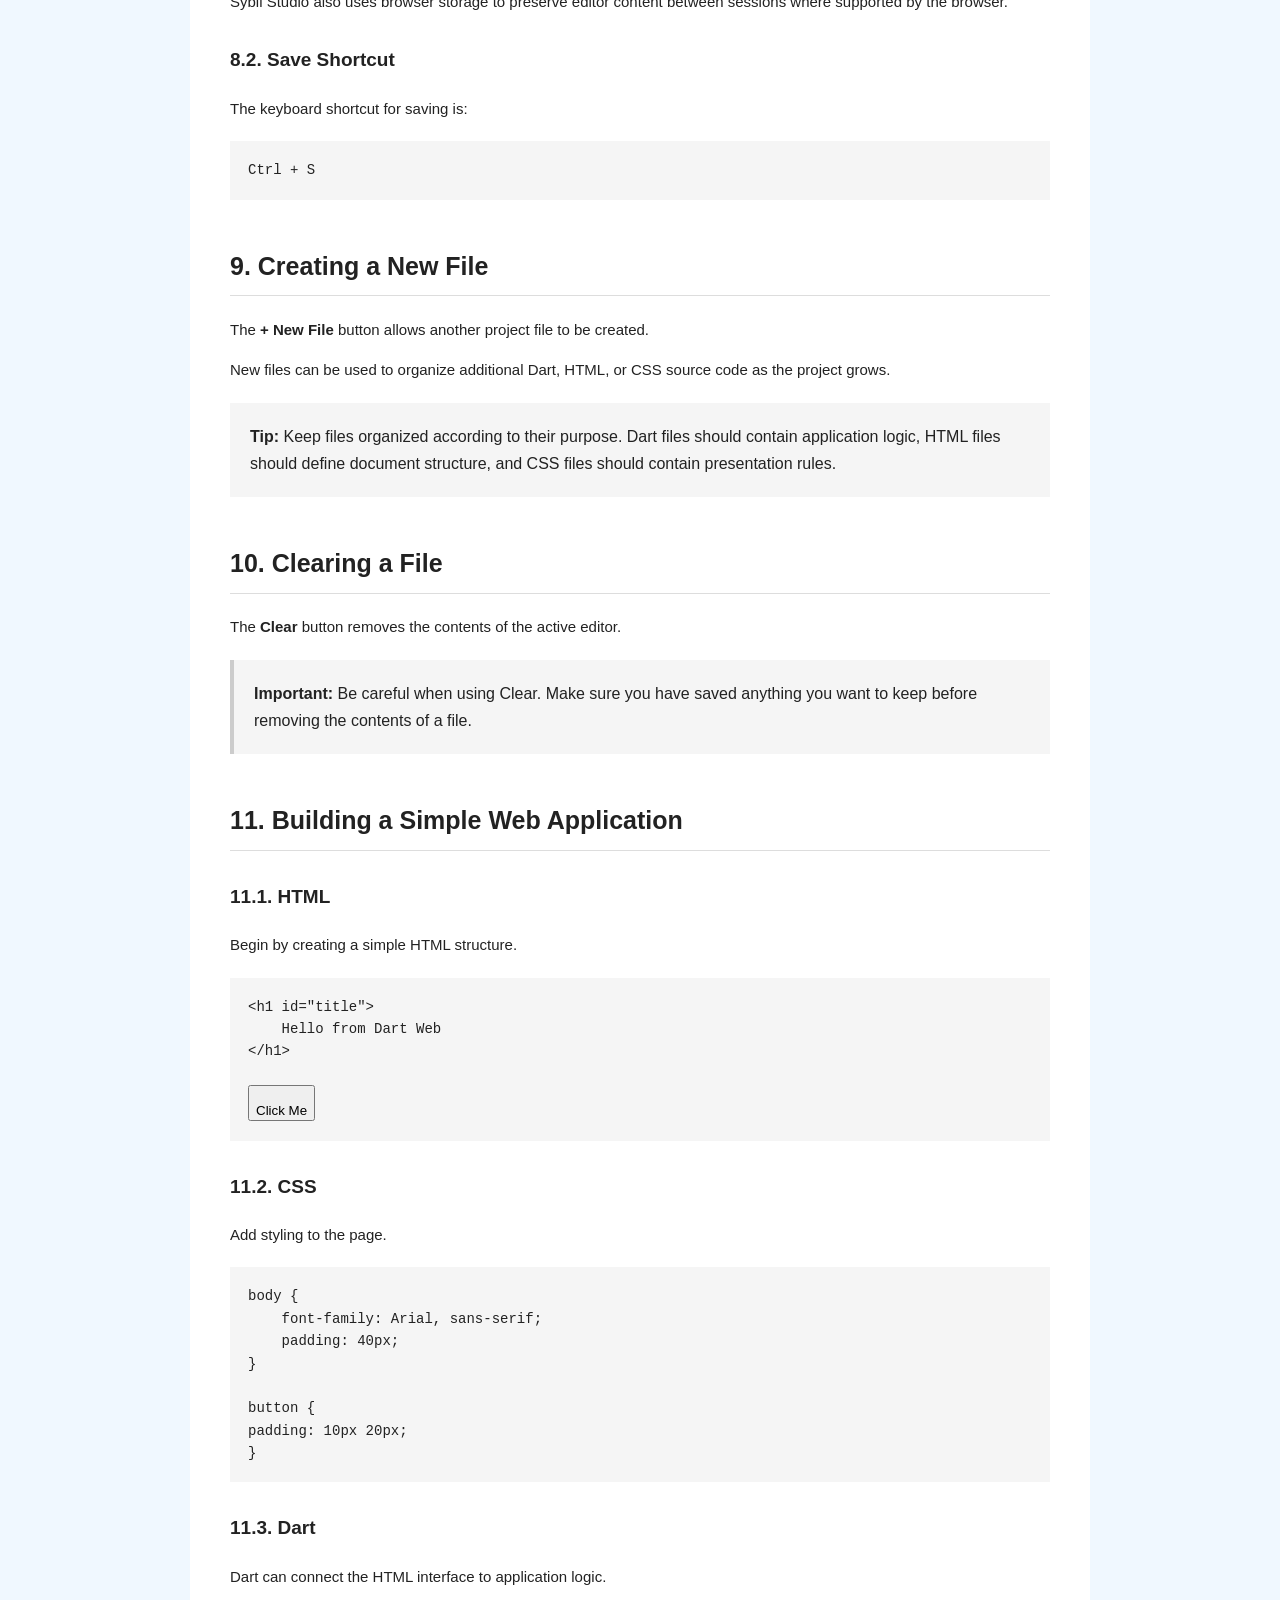
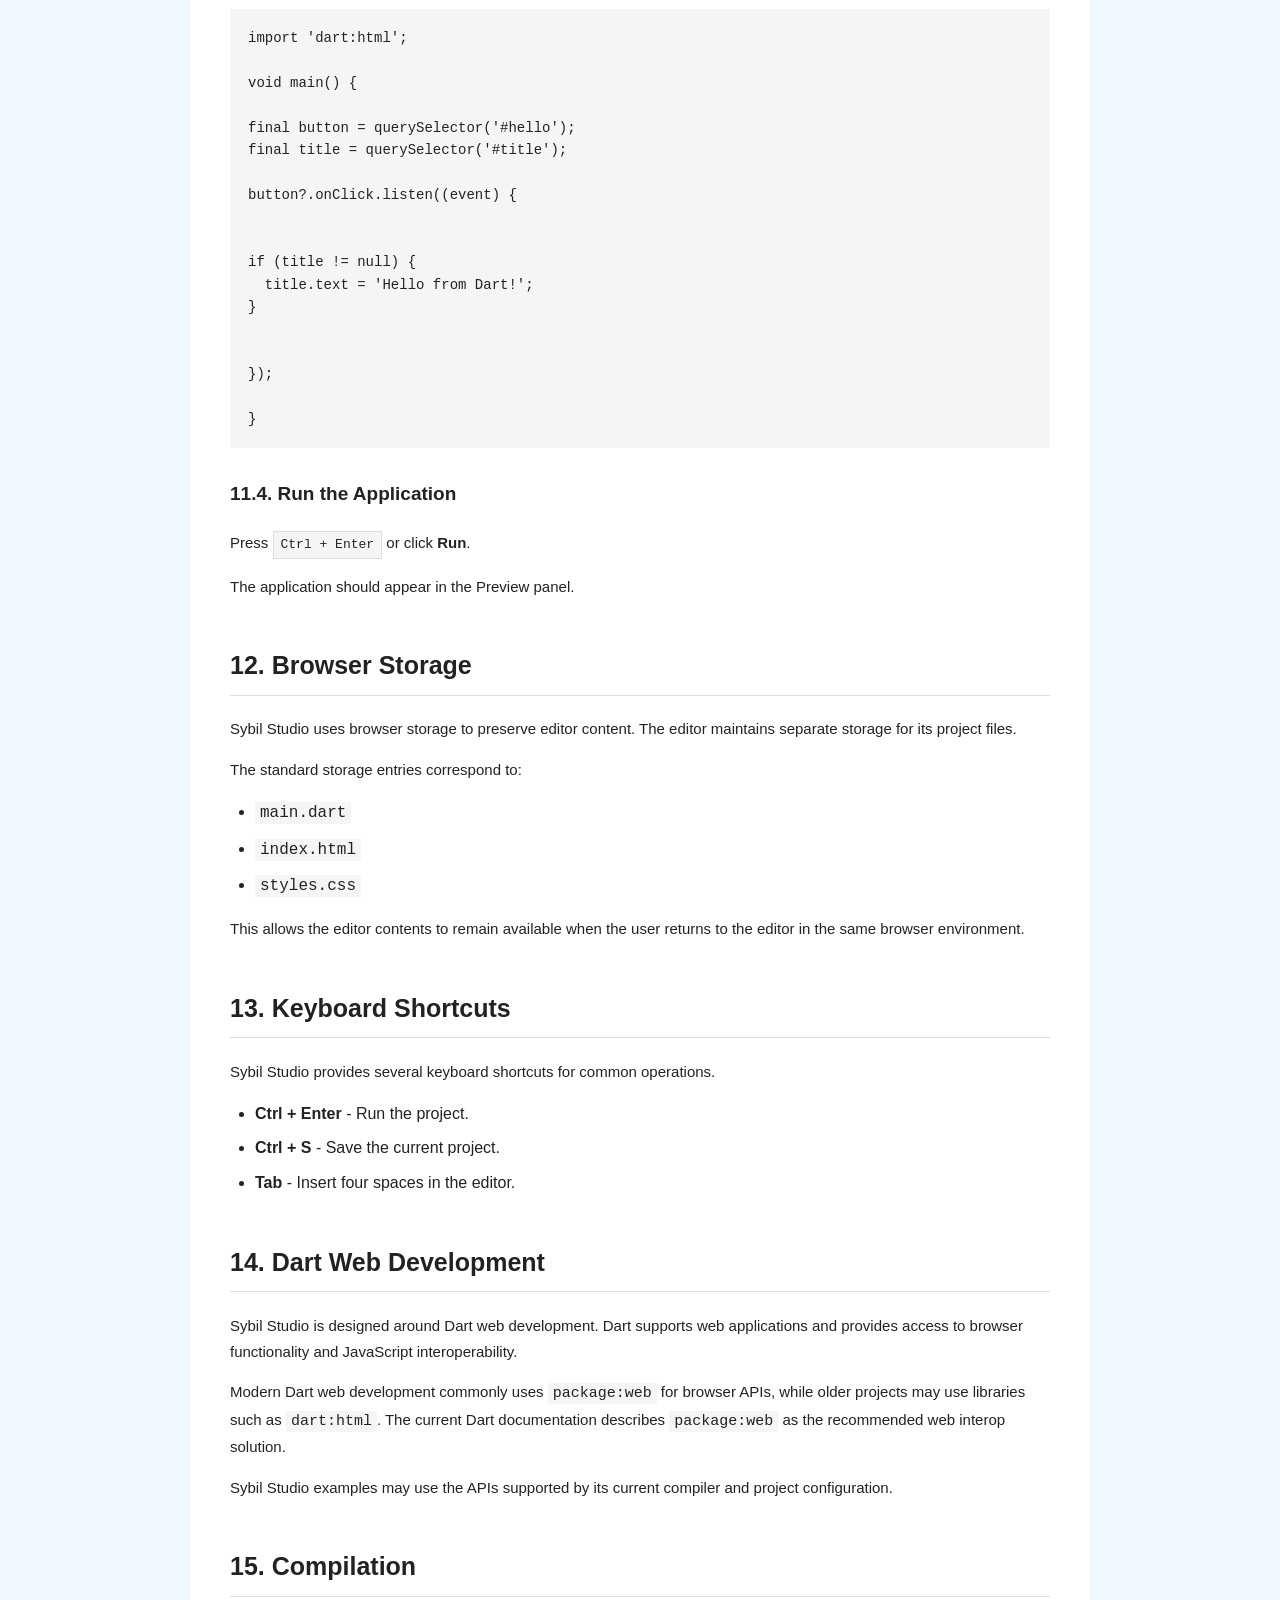
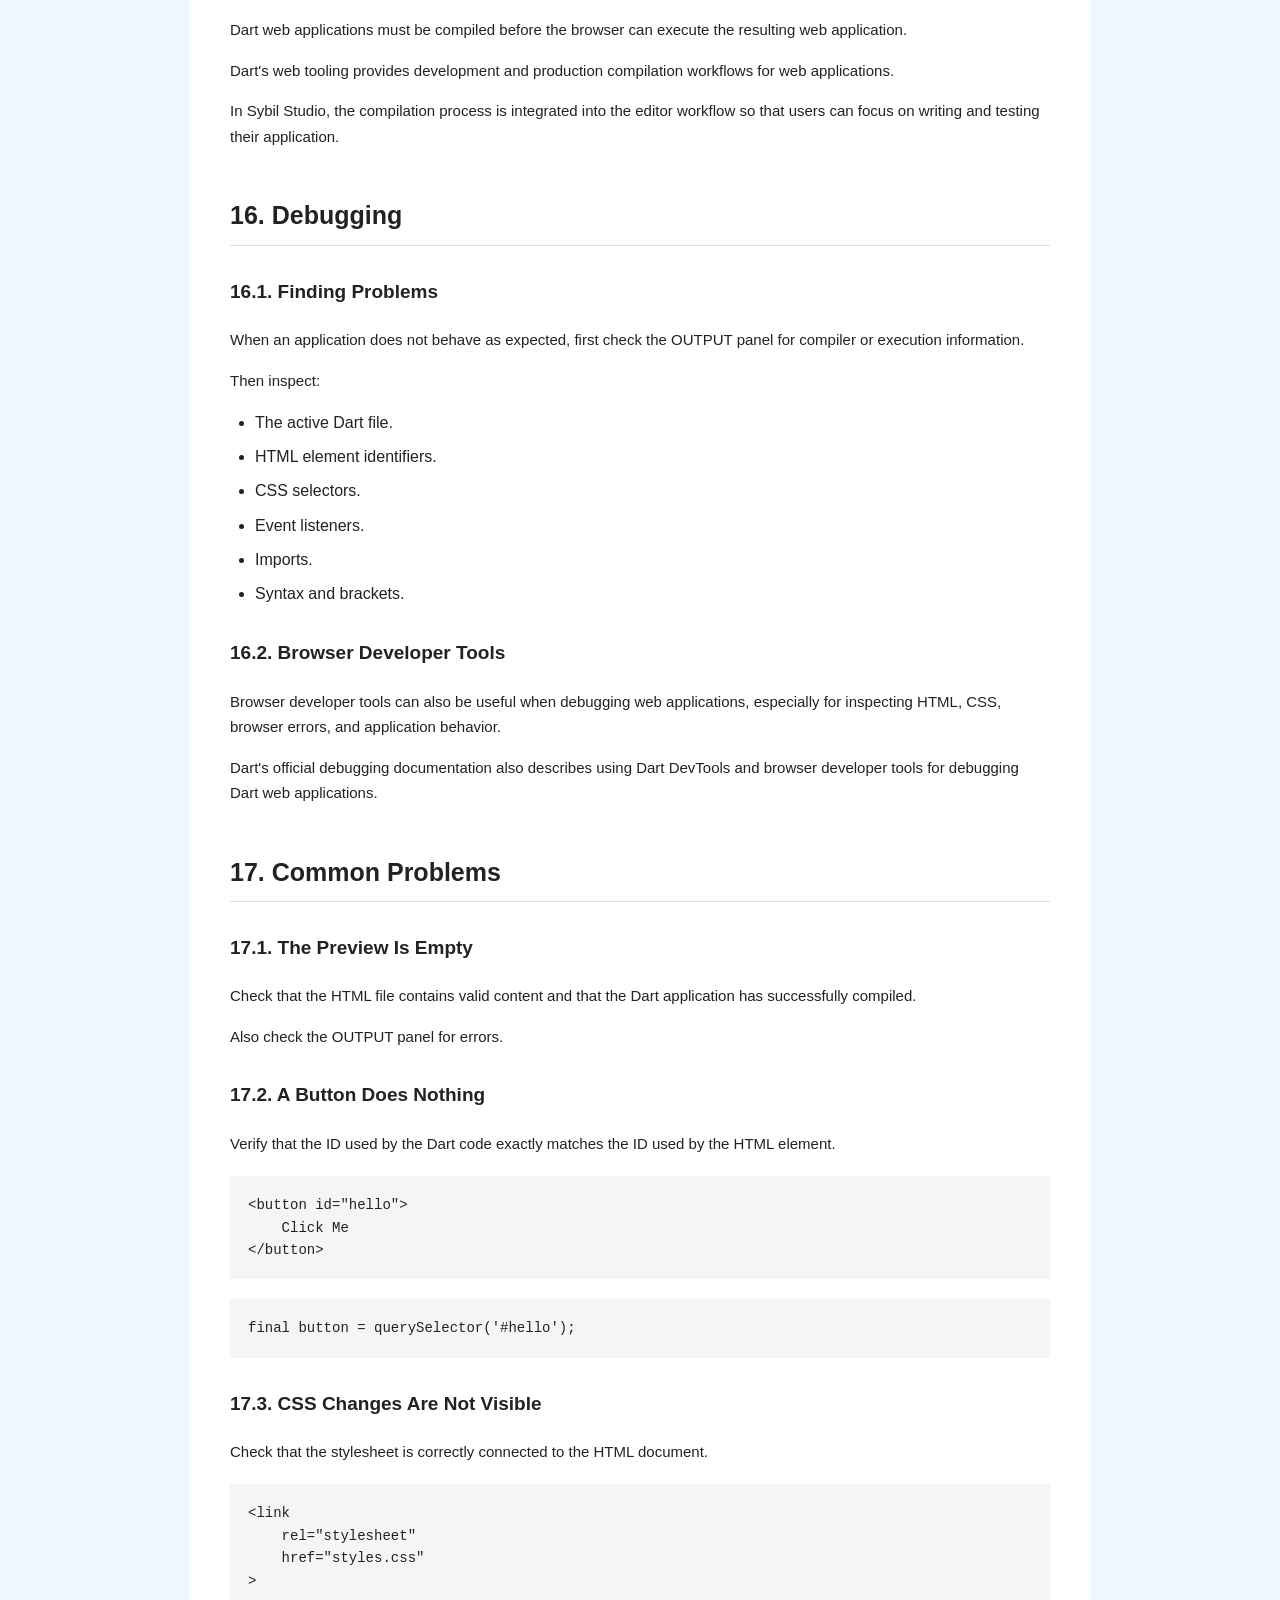
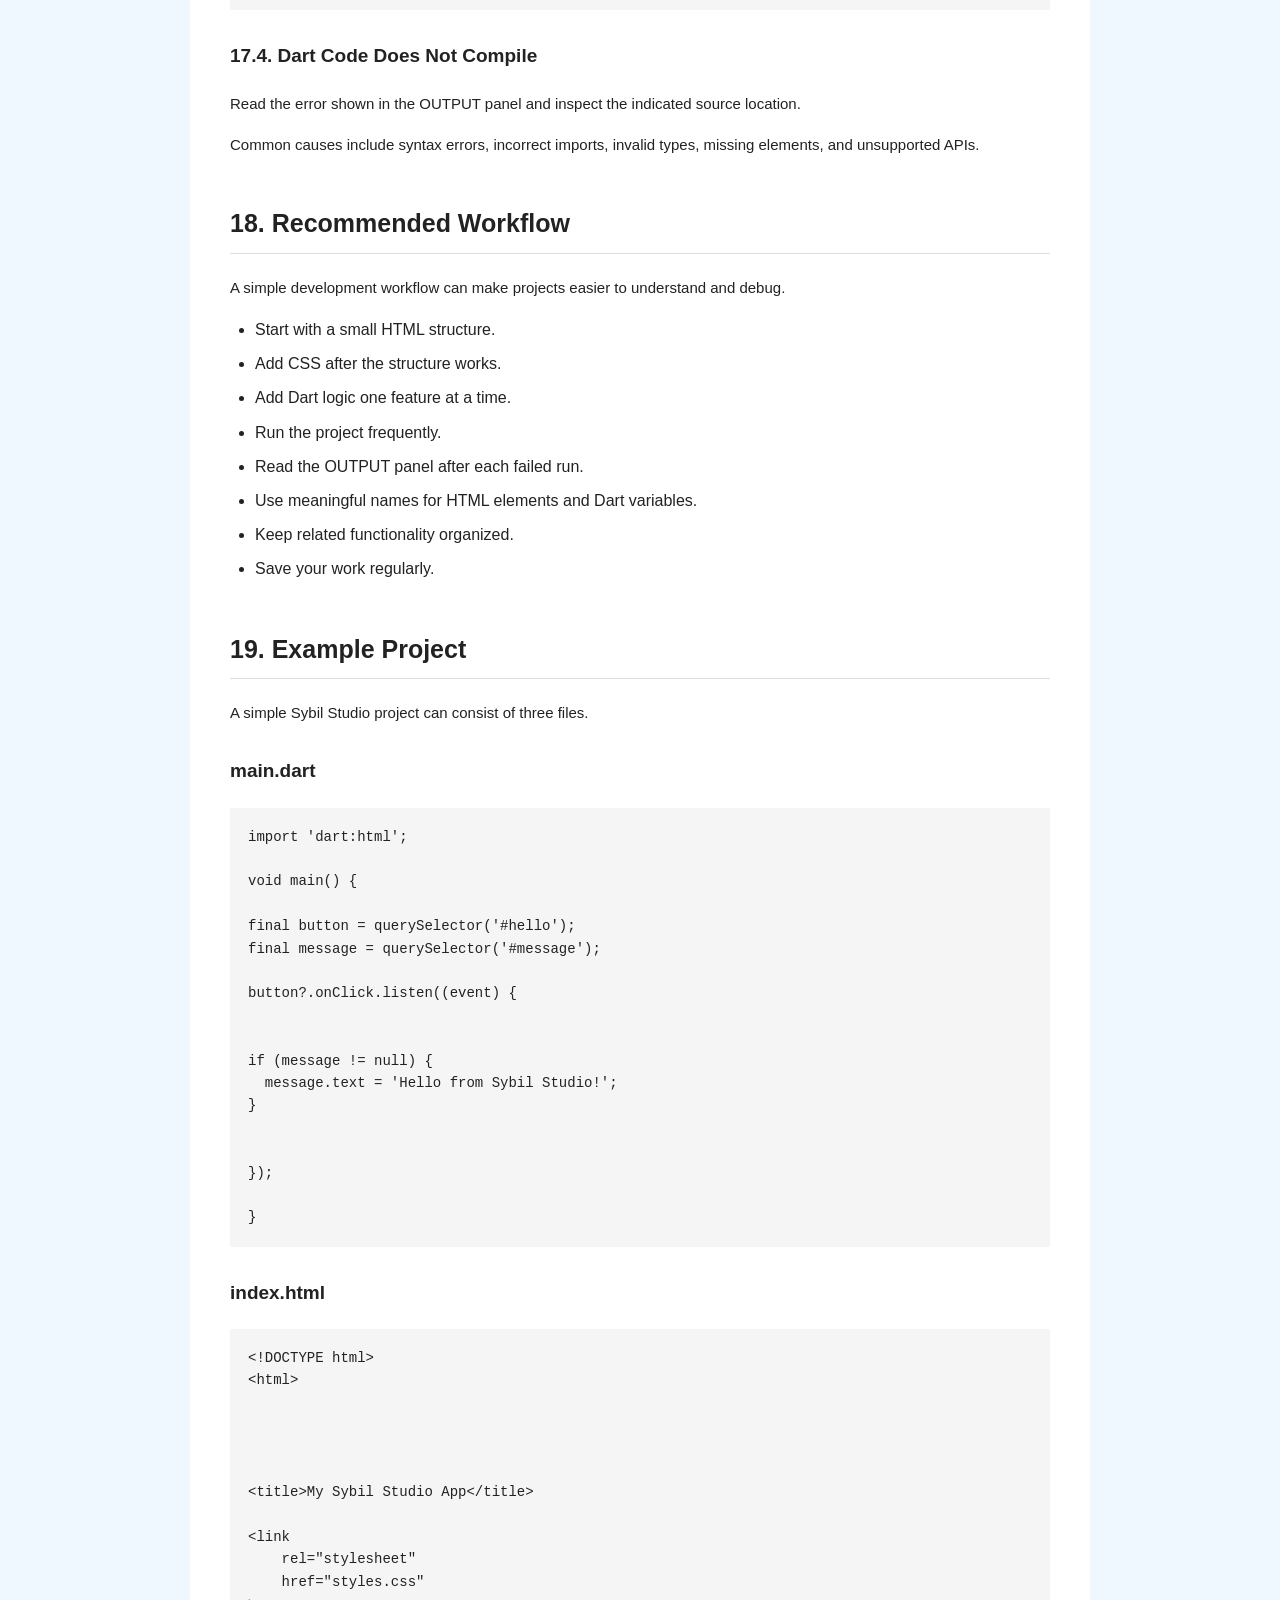
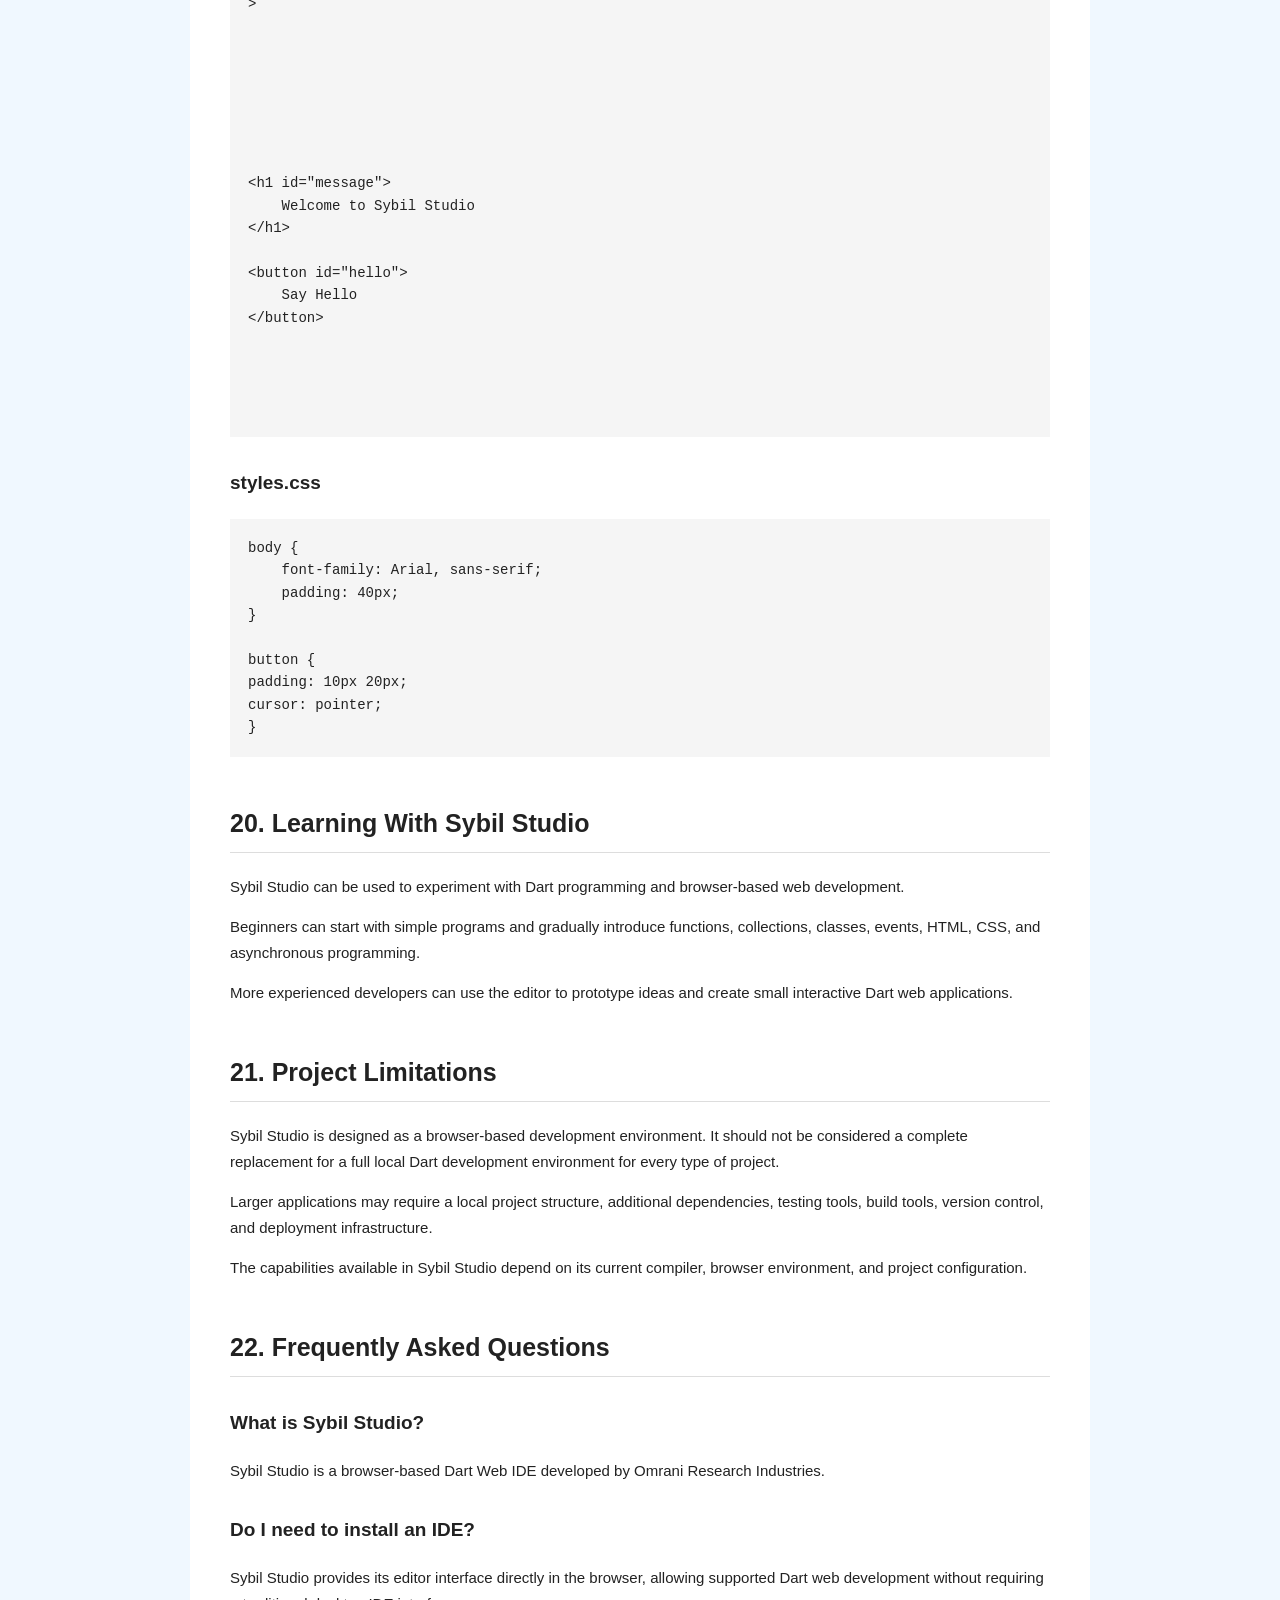
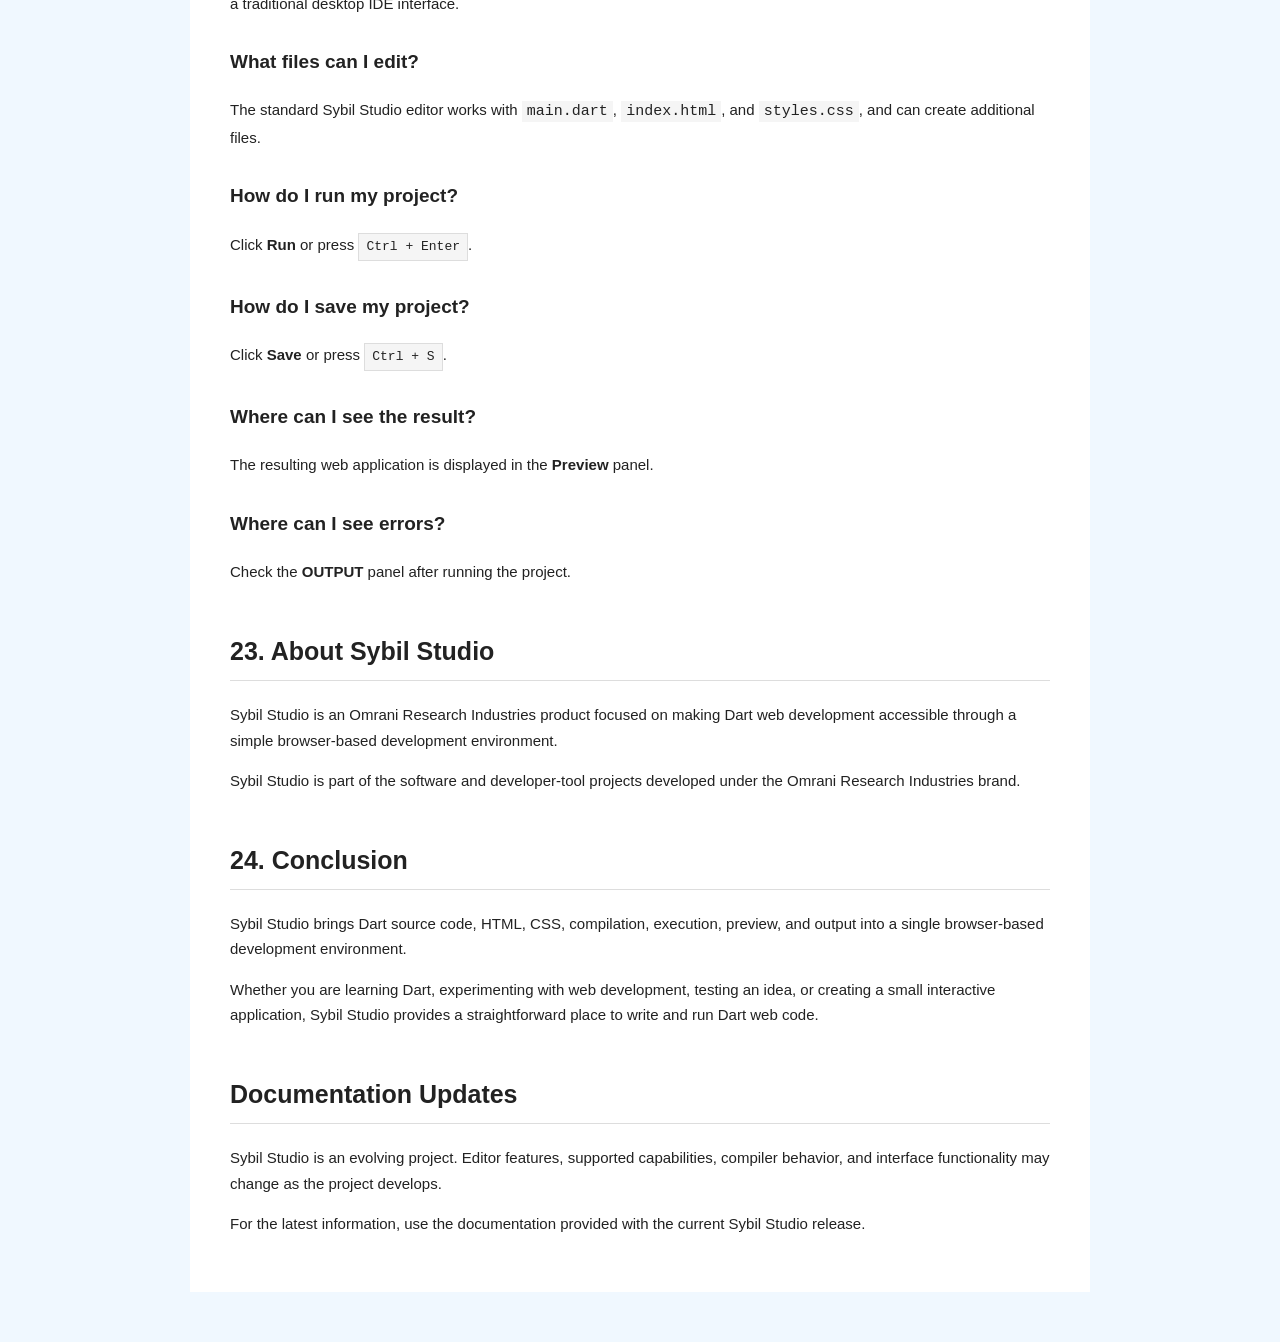
<file: editor/SybilStudioDocs.html>
<!DOCTYPE html>

<html lang="en">

<head>


<meta charset="UTF-8">

<meta
    name="viewport"
    content="width=device-width, initial-scale=1.0"
>

<title>Sybil Studio Documentation</title>

<meta
    name="description"
    content="Sybil Studio documentation for the Dart Web IDE by Omrani Research Industries."
>

    <!-- Favicon -->

    <link
        rel="icon"
        type="image/png"
        href="Sybil Studio.png"
    >
    
<style>

    body {
        margin: 0;
        padding: 0;
        background: AliceBlue;
        color: #222;
        font-family: Arial, Helvetica, sans-serif;
        line-height: 1.7;
    }

    .container {
        max-width: 900px;
        margin: 50px auto;
        padding: 40px;
        background: white;
        box-sizing: border-box;
    }

    h1 {
        margin-top: 0;
        font-size: 36px;
        letter-spacing: -1px;
    }

    h2 {
        margin-top: 45px;
        font-size: 25px;
        border-bottom: 1px solid #ddd;
        padding-bottom: 8px;
    }

    h3 {
        margin-top: 30px;
        font-size: 19px;
    }

    p {
        font-size: 15px;
        margin: 15px 0;
    }

    ul {
        padding-left: 25px;
    }

    li {
        margin: 7px 0;
    }

    a {
        color: #333;
        text-decoration: underline;
    }

    .effective-date {
        color: #666;
        margin-top: -10px;
        margin-bottom: 35px;
    }

    .notice {
        background: #f5f5f5;
        padding: 20px;
        margin: 20px 0;
        border-left: 4px solid #ccc;
    }

    .tip {
        background: #f5f5f5;
        padding: 20px;
        margin: 20px 0;
    }

    .code {
        background: #f5f5f5;
        padding: 18px;
        margin: 20px 0;
        overflow-x: auto;
        box-sizing: border-box;
        font-family: Consolas, "Courier New", monospace;
        font-size: 14px;
        line-height: 1.6;
        white-space: pre;
    }

    code {
        font-family: Consolas, "Courier New", monospace;
        background: #f5f5f5;
        padding: 2px 5px;
    }

    .shortcut {
        display: inline-block;
        padding: 2px 7px;
        background: #f5f5f5;
        border: 1px solid #ddd;
        font-family: Consolas, "Courier New", monospace;
        font-size: 13px;
    }

    @media (max-width: 700px) {

        .container {
            margin: 0;
            padding: 25px;
        }

        h1 {
            font-size: 30px;
        }

        h2 {
            font-size: 22px;
        }

    }

</style>


</head>

<body>

<div class="container">

<h1>SYBIL STUDIO DOCUMENTATION</h1>

<p class="effective-date">
    Sybil Studio - Dart Web IDE
</p>

<p>
    <strong>Sybil Studio</strong> is a browser-based Dart Web IDE
    developed by <strong>Omrani Research Industries</strong>. It is a first real multi-file Dart-Web Online IDE.
    It provides a simple environment for writing, running, saving,
    and previewing Dart web applications directly from a web browser.
</p>

<p>
    Sybil Studio is designed to make Dart web development easier
    to experiment with by bringing the editor, project files,
    execution controls, preview, and output together in one
    interface.
</p>

<div class="notice">
    <strong>Welcome to Sybil Studio.</strong>
    This documentation explains the main editor features,
    file structure, controls, keyboard shortcuts, preview system,
    and basic workflow for creating Dart web applications.
</div>

<h2>1. Getting Started</h2>

<h3>1.1. Opening Sybil Studio</h3>

<p>
    Sybil Studio runs in a web browser. No traditional desktop
    IDE installation is required to use the editor interface.
</p>

<p>
    After opening Sybil Studio, the main editor provides the
    tools required to work with a small Dart web project.
</p>

<p>
    The basic workflow is:
</p>

<ul>


<li>Open Sybil Studio.</li>

<li>Choose a project file.</li>

<li>Write or modify the code.</li>

<li>Run the project.</li>

<li>Inspect the Preview and OUTPUT panels.</li>

<li>Save your work when needed.</li>


</ul>

<h3>1.2. Your First Dart Program</h3>

<p>
    A simple Dart program can begin with a
    <code>main()</code> function.
</p>

<div class="code">void main() {
  print('Hello from Sybil Studio!');
}</div>

<p>
    Press <span class="shortcut">Ctrl + Enter</span> to run the
    project.
</p>

<h2>2. Sybil Studio Interface</h2>

<h3>2.1. Header</h3>

<p>
    The Sybil Studio header identifies the editor and provides
    access to the main editor controls.
</p>

<p>
    The editor is presented as:
</p>

<div class="code">Sybil Studio - Dart Web IDE</div>

<p>
    The interface also identifies Sybil Studio as an
    <strong>Omrani Research Industries</strong> product.
</p>

<h3>2.2. Toolbar</h3>

<p>
    The toolbar contains the primary actions used while working
    on a project.
</p>

<p>
    The available controls are:
</p>

<ul>


<li><strong>Run</strong> - compile and run the current project.</li>

<li><strong>Save</strong> - save the current editor contents.</li>

<li><strong>Clear</strong> - clear the current editor content.</li>

<li><strong>+ New File</strong> - create a new project file.</li>


</ul>

<h3>2.3. File Tabs</h3>

<p>
    Sybil Studio provides tabs for the main project files.
</p>

<p>
    The standard editor includes:
</p>

<ul>


<li><code>main.dart</code></li>

<li><code>index.html</code></li>

<li><code>styles.css</code></li>


</ul>

<p>
    Selecting a tab changes the active file in the editor.
</p>

<h2>3. Project Files</h2>

<h3>3.1. main.dart</h3>

<p>
    The <code>main.dart</code> file contains the Dart source code
    for the application.
</p>

<p>
    A basic Dart web application can start with:
</p>

<div class="code">import 'dart:html';

void main() {
print('Hello from Sybil Studio!');
}</div>

<p>
    The Dart language provides the programming logic used by
    the application.
</p>

<h3>3.2. index.html</h3>

<p>
    The <code>index.html</code> file provides the HTML document
    used by the web application.
</p>

<div class="code">&lt;!DOCTYPE html&gt;
&lt;html&gt;

<head>
<title>My Dart App</title>
</head>

<body>


&lt;h1&gt;Hello from Dart Web&lt;/h1&gt;


</body>

</html></div>

<p>
    HTML defines the structure and content of the web page.
</p>

<h3>3.3. styles.css</h3>

<p>
    The <code>styles.css</code> file controls the visual appearance
    of the web page.
</p>

<div class="code">body {
    font-family: Arial, sans-serif;
    padding: 40px;
}

h1 {
font-size: 32px;
}</div>

<p>
    CSS can be used to change fonts, spacing, dimensions,
    positioning, colors, borders, and other visual properties.
</p>

<h2>4. The Code Editor</h2>

<h3>4.1. Writing Code</h3>

<p>
    The main editor is where the active project file is edited.
    Dart source code, HTML, and CSS can be modified depending on
    the selected file.
</p>

<p>
    The editor is designed to provide a simple environment for
    experimenting with Dart web applications without requiring
    a large development environment.
</p>

<h3>4.2. Line Numbers</h3>

<p>
    Sybil Studio displays line numbers alongside the editor.
    Line numbers make it easier to identify the location of
    code and errors.
</p>

<h3>4.3. Tab Key</h3>

<p>
    Pressing the <span class="shortcut">Tab</span> key inside the
    editor inserts four spaces.
</p>

<div class="tip">
    <strong>Tip:</strong>
    Consistent indentation makes Dart, HTML, and CSS code easier
    to read and maintain.
</div>

<h2>5. Running a Project</h2>

<h3>5.1. Run Button</h3>

<p>
    The <strong>Run</strong> button starts the compilation and
    execution process for the current project.
</p>

<p>
    When the project is successfully processed, the result can
    be displayed in the Preview panel.
</p>

<h3>5.2. Keyboard Shortcut</h3>

<p>
    You can run the project without clicking the toolbar by
    pressing:
</p>

<div class="code">Ctrl + Enter</div>

<p>
    This shortcut is useful when repeatedly testing changes.
</p>

<h2>6. Preview</h2>

<h3>6.1. Preview Panel</h3>

<p>
    The Preview panel displays the resulting web application
    inside the Sybil Studio interface.
</p>

<p>
    This allows HTML, CSS, and Dart changes to be tested without
    leaving the editor.
</p>

<h3>6.2. Testing Web Interactions</h3>

<p>
    Web applications can contain interactive HTML elements that
    respond to Dart events.
</p>

<p>
    For example, a button can be defined in HTML:
</p>

<div class="code">&lt;button id="hello"&gt;
    Say Hello
&lt;/button&gt;</div>

<p>
    Dart can then attach an event listener to the button.
</p>

<div class="code">import 'dart:html';

void main() {

final button = querySelector('#hello');

button?.onClick.listen((event) {
window.alert('Hello from Dart!');
});

}</div>

<h2>7. OUTPUT Panel</h2>

<h3>7.1. Program Output</h3>

<p>
    The OUTPUT panel displays information produced during the
    execution process.
</p>

<p>
    For example:
</p>

<div class="code">void main() {
  print('Hello from Sybil Studio!');
}</div>

<p>
    The printed message can appear in the output area after
    running the project.
</p>

<h3>7.2. Errors</h3>

<p>
    If the compiler or execution process encounters an error,
    information about the error can be displayed in the OUTPUT
    panel.
</p>

<p>
    Use the reported information to locate the problem in the
    relevant file and line.
</p>

<h2>8. Saving Your Work</h2>

<h3>8.1. Save Button</h3>

<p>
    The <strong>Save</strong> button stores the current editor
    contents.
</p>

<p>
    Sybil Studio also uses browser storage to preserve editor
    content between sessions where supported by the browser.
</p>

<h3>8.2. Save Shortcut</h3>

<p>
    The keyboard shortcut for saving is:
</p>

<div class="code">Ctrl + S</div>

<h2>9. Creating a New File</h2>

<p>
    The <strong>+ New File</strong> button allows another project
    file to be created.
</p>

<p>
    New files can be used to organize additional Dart, HTML,
    or CSS source code as the project grows.
</p>

<div class="tip">
    <strong>Tip:</strong>
    Keep files organized according to their purpose. Dart files
    should contain application logic, HTML files should define
    document structure, and CSS files should contain presentation
    rules.
</div>

<h2>10. Clearing a File</h2>

<p>
    The <strong>Clear</strong> button removes the contents of the
    active editor.
</p>

<div class="notice">
    <strong>Important:</strong>
    Be careful when using Clear. Make sure you have saved anything
    you want to keep before removing the contents of a file.
</div>

<h2>11. Building a Simple Web Application</h2>

<h3>11.1. HTML</h3>

<p>
    Begin by creating a simple HTML structure.
</p>

<div class="code">&lt;h1 id="title"&gt;
    Hello from Dart Web
&lt;/h1&gt;

<button id="hello">
Click Me
</button></div>

<h3>11.2. CSS</h3>

<p>
    Add styling to the page.
</p>

<div class="code">body {
    font-family: Arial, sans-serif;
    padding: 40px;
}

button {
padding: 10px 20px;
}</div>

<h3>11.3. Dart</h3>

<p>
    Dart can connect the HTML interface to application logic.
</p>

<div class="code">import 'dart:html';

void main() {

final button = querySelector('#hello');
final title = querySelector('#title');

button?.onClick.listen((event) {


if (title != null) {
  title.text = 'Hello from Dart!';
}


});

}</div>

<h3>11.4. Run the Application</h3>

<p>
    Press <span class="shortcut">Ctrl + Enter</span> or click
    <strong>Run</strong>.
</p>

<p>
    The application should appear in the Preview panel.
</p>

<h2>12. Browser Storage</h2>

<p>
    Sybil Studio uses browser storage to preserve editor content.
    The editor maintains separate storage for its project files.
</p>

<p>
    The standard storage entries correspond to:
</p>

<ul>


<li><code>main.dart</code></li>

<li><code>index.html</code></li>

<li><code>styles.css</code></li>


</ul>

<p>
    This allows the editor contents to remain available when the
    user returns to the editor in the same browser environment.
</p>

<h2>13. Keyboard Shortcuts</h2>

<p>
    Sybil Studio provides several keyboard shortcuts for common
    operations.
</p>

<ul>


<li>
    <strong>Ctrl + Enter</strong> -
    Run the project.
</li>

<li>
    <strong>Ctrl + S</strong> -
    Save the current project.
</li>

<li>
    <strong>Tab</strong> -
    Insert four spaces in the editor.
</li>


</ul>

<h2>14. Dart Web Development</h2>

<p>
    Sybil Studio is designed around Dart web development.
    Dart supports web applications and provides access to browser
    functionality and JavaScript interoperability.
</p>

<p>
    Modern Dart web development commonly uses
    <code>package:web</code> for browser APIs, while older projects
    may use libraries such as <code>dart:html</code>. The current
    Dart documentation describes <code>package:web</code> as the
    recommended web interop solution.
</p>

<p>
    Sybil Studio examples may use the APIs supported by its current
    compiler and project configuration.
</p>

<h2>15. Compilation</h2>

<p>
    Dart web applications must be compiled before the browser can
    execute the resulting web application.
</p>

<p>
    Dart's web tooling provides development and production
    compilation workflows for web applications.
</p>

<p>
    In Sybil Studio, the compilation process is integrated into
    the editor workflow so that users can focus on writing and
    testing their application.
</p>

<h2>16. Debugging</h2>

<h3>16.1. Finding Problems</h3>

<p>
    When an application does not behave as expected, first check
    the OUTPUT panel for compiler or execution information.
</p>

<p>
    Then inspect:
</p>

<ul>


<li>The active Dart file.</li>

<li>HTML element identifiers.</li>

<li>CSS selectors.</li>

<li>Event listeners.</li>

<li>Imports.</li>

<li>Syntax and brackets.</li>


</ul>

<h3>16.2. Browser Developer Tools</h3>

<p>
    Browser developer tools can also be useful when debugging
    web applications, especially for inspecting HTML, CSS,
    browser errors, and application behavior.
</p>

<p>
    Dart's official debugging documentation also describes using
    Dart DevTools and browser developer tools for debugging Dart
    web applications.
</p>

<h2>17. Common Problems</h2>

<h3>17.1. The Preview Is Empty</h3>

<p>
    Check that the HTML file contains valid content and that the
    Dart application has successfully compiled.
</p>

<p>
    Also check the OUTPUT panel for errors.
</p>

<h3>17.2. A Button Does Nothing</h3>

<p>
    Verify that the ID used by the Dart code exactly matches the
    ID used by the HTML element.
</p>

<div class="code">&lt;button id="hello"&gt;
    Click Me
&lt;/button&gt;</div>

<div class="code">final button = querySelector('#hello');</div>

<h3>17.3. CSS Changes Are Not Visible</h3>

<p>
    Check that the stylesheet is correctly connected to the HTML
    document.
</p>

<div class="code">&lt;link
    rel="stylesheet"
    href="styles.css"
&gt;</div>

<h3>17.4. Dart Code Does Not Compile</h3>

<p>
    Read the error shown in the OUTPUT panel and inspect the
    indicated source location.
</p>

<p>
    Common causes include syntax errors, incorrect imports,
    invalid types, missing elements, and unsupported APIs.
</p>

<h2>18. Recommended Workflow</h2>

<p>
    A simple development workflow can make projects easier to
    understand and debug.
</p>

<ul>


<li>Start with a small HTML structure.</li>

<li>Add CSS after the structure works.</li>

<li>Add Dart logic one feature at a time.</li>

<li>Run the project frequently.</li>

<li>Read the OUTPUT panel after each failed run.</li>

<li>Use meaningful names for HTML elements and Dart variables.</li>

<li>Keep related functionality organized.</li>

<li>Save your work regularly.</li>


</ul>

<h2>19. Example Project</h2>

<p>
    A simple Sybil Studio project can consist of three files.
</p>

<h3>main.dart</h3>

<div class="code">import 'dart:html';

void main() {

final button = querySelector('#hello');
final message = querySelector('#message');

button?.onClick.listen((event) {


if (message != null) {
  message.text = 'Hello from Sybil Studio!';
}


});

}</div>

<h3>index.html</h3>

<div class="code">&lt;!DOCTYPE html&gt;
&lt;html&gt;

<head>


&lt;title&gt;My Sybil Studio App&lt;/title&gt;

&lt;link
    rel="stylesheet"
    href="styles.css"
&gt;


</head>

<body>


&lt;h1 id="message"&gt;
    Welcome to Sybil Studio
&lt;/h1&gt;

&lt;button id="hello"&gt;
    Say Hello
&lt;/button&gt;


</body>

</html></div>

<h3>styles.css</h3>

<div class="code">body {
    font-family: Arial, sans-serif;
    padding: 40px;
}

button {
padding: 10px 20px;
cursor: pointer;
}</div>

<h2>20. Learning With Sybil Studio</h2>

<p>
    Sybil Studio can be used to experiment with Dart programming
    and browser-based web development.
</p>

<p>
    Beginners can start with simple programs and gradually
    introduce functions, collections, classes, events, HTML,
    CSS, and asynchronous programming.
</p>

<p>
    More experienced developers can use the editor to prototype
    ideas and create small interactive Dart web applications.
</p>

<h2>21. Project Limitations</h2>

<p>
    Sybil Studio is designed as a browser-based development
    environment. It should not be considered a complete replacement
    for a full local Dart development environment for every type
    of project.
</p>

<p>
    Larger applications may require a local project structure,
    additional dependencies, testing tools, build tools, version
    control, and deployment infrastructure.
</p>

<p>
    The capabilities available in Sybil Studio depend on its
    current compiler, browser environment, and project
    configuration.
</p>

<h2>22. Frequently Asked Questions</h2>

<h3>What is Sybil Studio?</h3>

<p>
    Sybil Studio is a browser-based Dart Web IDE developed by
    Omrani Research Industries.
</p>

<h3>Do I need to install an IDE?</h3>

<p>
    Sybil Studio provides its editor interface directly in the
    browser, allowing supported Dart web development without
    requiring a traditional desktop IDE interface.
</p>

<h3>What files can I edit?</h3>

<p>
    The standard Sybil Studio editor works with
    <code>main.dart</code>, <code>index.html</code>, and
    <code>styles.css</code>, and can create additional files.
</p>

<h3>How do I run my project?</h3>

<p>
    Click <strong>Run</strong> or press
    <span class="shortcut">Ctrl + Enter</span>.
</p>

<h3>How do I save my project?</h3>

<p>
    Click <strong>Save</strong> or press
    <span class="shortcut">Ctrl + S</span>.
</p>

<h3>Where can I see the result?</h3>

<p>
    The resulting web application is displayed in the
    <strong>Preview</strong> panel.
</p>

<h3>Where can I see errors?</h3>

<p>
    Check the <strong>OUTPUT</strong> panel after running the
    project.
</p>

<h2>23. About Sybil Studio</h2>

<p>
    Sybil Studio is an Omrani Research Industries product focused
    on making Dart web development accessible through a simple
    browser-based development environment.
</p>

<p>
    Sybil Studio is part of the software and developer-tool
    projects developed under the Omrani Research Industries brand.
</p>

<h2>24. Conclusion</h2>

<p>
    Sybil Studio brings Dart source code, HTML, CSS, compilation,
    execution, preview, and output into a single browser-based
    development environment.
</p>

<p>
    Whether you are learning Dart, experimenting with web
    development, testing an idea, or creating a small interactive
    application, Sybil Studio provides a straightforward place
    to write and run Dart web code.
</p>

<h2>Documentation Updates</h2>

<p>
    Sybil Studio is an evolving project. Editor features,
    supported capabilities, compiler behavior, and interface
    functionality may change as the project develops.
</p>

<p>
    For the latest information, use the documentation provided
    with the current Sybil Studio release.
</p>

</div>

</body>

</html>
</file>
<file: editor/editorstyles.css>
* {
    box-sizing: border-box;
}


html,
body {
    margin: 0;

    width: 100%;
    height: 100%;

    overflow: hidden;

    font-family:
        Arial,
        sans-serif;
}


body {
    background: #111;

    color: #eee;
}


/* ============================================================
   APPLICATION
============================================================ */

#app {
    width: 100%;
    height: 100vh;

    display: flex;

    flex-direction: column;
}


/* ============================================================
   HEADER
============================================================ */

#header {
    height: 56px;

    flex-shrink: 0;

    display: flex;

    align-items: center;

    justify-content: space-between;

    padding: 0 18px;

    background: #181818;

    border-bottom: 1px solid #333;
}


#title {
    font-size: 18px;

    font-weight: bold;
}



#toolbar {
    display: flex;

    gap: 8px;
}


/* ============================================================
   BUTTONS
============================================================ */

button {
    border: 1px solid #444;

    background: #242424;

    color: #eee;

    padding: 7px 14px;

    border-radius: 5px;

    cursor: pointer;

    font-family:
        Arial,
        sans-serif;

    font-size: 13px;
}


button:hover {
    background: #333;
}


button:active {
    transform: translateY(1px);
}


/* ============================================================
   RUN BUTTON
============================================================ */

#run {
    background: #1d6f42;

    border-color: #2a8a55;
}


#run:hover {
    background: #258b52;
}


/* ============================================================
   NEW FILE BUTTON
============================================================ */

#new-file {
    background: #29445e;

    border-color: #3d6285;
}


#new-file:hover {
    background: #345675;
}


/* ============================================================
   FILE TABS
============================================================ */

#tabs {
    height: 38px;

    flex-shrink: 0;

    display: flex;

    align-items: stretch;

    background: #202020;

    border-bottom: 1px solid #333;

    overflow-x: auto;

    overflow-y: hidden;
}


#tabs::-webkit-scrollbar {
    height: 5px;
}


#tabs::-webkit-scrollbar-thumb {
    background: #444;
}


.tab {
    height: 38px;

    min-width: 100px;

    border: none;

    border-right: 1px solid #333;

    border-radius: 0;

    padding: 0 18px;

    background: #202020;

    color: #999;

    white-space: nowrap;

    flex-shrink: 0;
}


.tab:hover {
    background: #292929;

    color: #ddd;
}


.tab.active {
    background: #111;

    color: white;

    border-top: 2px solid #4da3ff;
}


/* ============================================================
   MAIN
============================================================ */

#main {
    flex: 1;

    min-height: 0;

    display: flex;
}


/* ============================================================
   EDITOR PANEL
============================================================ */

#editor-panel {
    width: 55%;

    min-width: 300px;

    display: flex;

    flex-direction: column;

    border-right: 1px solid #333;
}


.panel-title {
    height: 34px;

    flex-shrink: 0;

    display: flex;

    align-items: center;

    padding: 0 12px;

    background: #1c1c1c;

    border-bottom: 1px solid #333;

    color: #aaa;

    font-size: 13px;
}


/* ============================================================
   EDITOR AREA
============================================================ */

#editor-area {
    flex: 1;

    min-height: 0;

    display: flex;

    background: #111;

    overflow: hidden;
}


/* ============================================================
   LINE NUMBERS
============================================================ */

#line-numbers {
    width: 52px;

    flex-shrink: 0;

    padding: 12px 8px;

    overflow: hidden;

    text-align: right;

    user-select: none;

    color: #666;

    background: #151515;

    border-right: 1px solid #292929;

    font-family:
        Consolas,
        "Courier New",
        monospace;

    font-size: 14px;

    line-height: 21px;

    white-space: pre;
}


/* ============================================================
   TEXT EDITOR
============================================================ */

#editor {
    flex: 1;

    width: 100%;
    height: 100%;

    resize: none;

    border: none;

    outline: none;

    padding: 12px;

    background: #111;

    color: #eee;

    font-family:
        Consolas,
        "Courier New",
        monospace;

    font-size: 14px;

    line-height: 21px;

    tab-size: 4;

    white-space: pre;

    overflow: auto;
}


#editor::selection {
    background: #264f78;
}


/* ============================================================
   PREVIEW
============================================================ */

#preview-panel {
    flex: 1;

    min-width: 300px;

    display: flex;

    flex-direction: column;
}


#preview {
    flex: 1;

    width: 100%;
    height: 100%;

    border: none;

    background: white;
}


/* ============================================================
   OUTPUT
============================================================ */

#output-panel {
    height: 150px;

    flex-shrink: 0;

    display: flex;

    flex-direction: column;

    background: #0d0d0d;

    border-top: 1px solid #333;
}


#output-title {
    height: 30px;

    flex-shrink: 0;

    display: flex;

    align-items: center;

    padding: 0 12px;

    background: #181818;

    color: #aaa;

    font-size: 12px;

    font-weight: bold;
}


#output {
    flex: 1;

    margin: 0;

    padding: 10px 12px;

    overflow: auto;

    color: #ddd;

    font-family:
        Consolas,
        "Courier New",
        monospace;

    font-size: 13px;

    white-space: pre-wrap;
}


/* ============================================================
   MOBILE
============================================================ */

@media (max-width: 800px) {

    #main {
        flex-direction: column;
    }


    #editor-panel {
        width: 100%;

        height: 55%;

        border-right: none;

        border-bottom: 1px solid #333;
    }


    #preview-panel {
        width: 100%;

        height: 45%;
    }


    #output-panel {
        height: 120px;
    }


    #title {
        font-size: 15px;
    }


    #toolbar {
        gap: 4px;
    }


    #toolbar button {
        padding: 6px 9px;
    }


    .tab {
        min-width: 90px;

        padding: 0 12px;
    }

}
</file>
